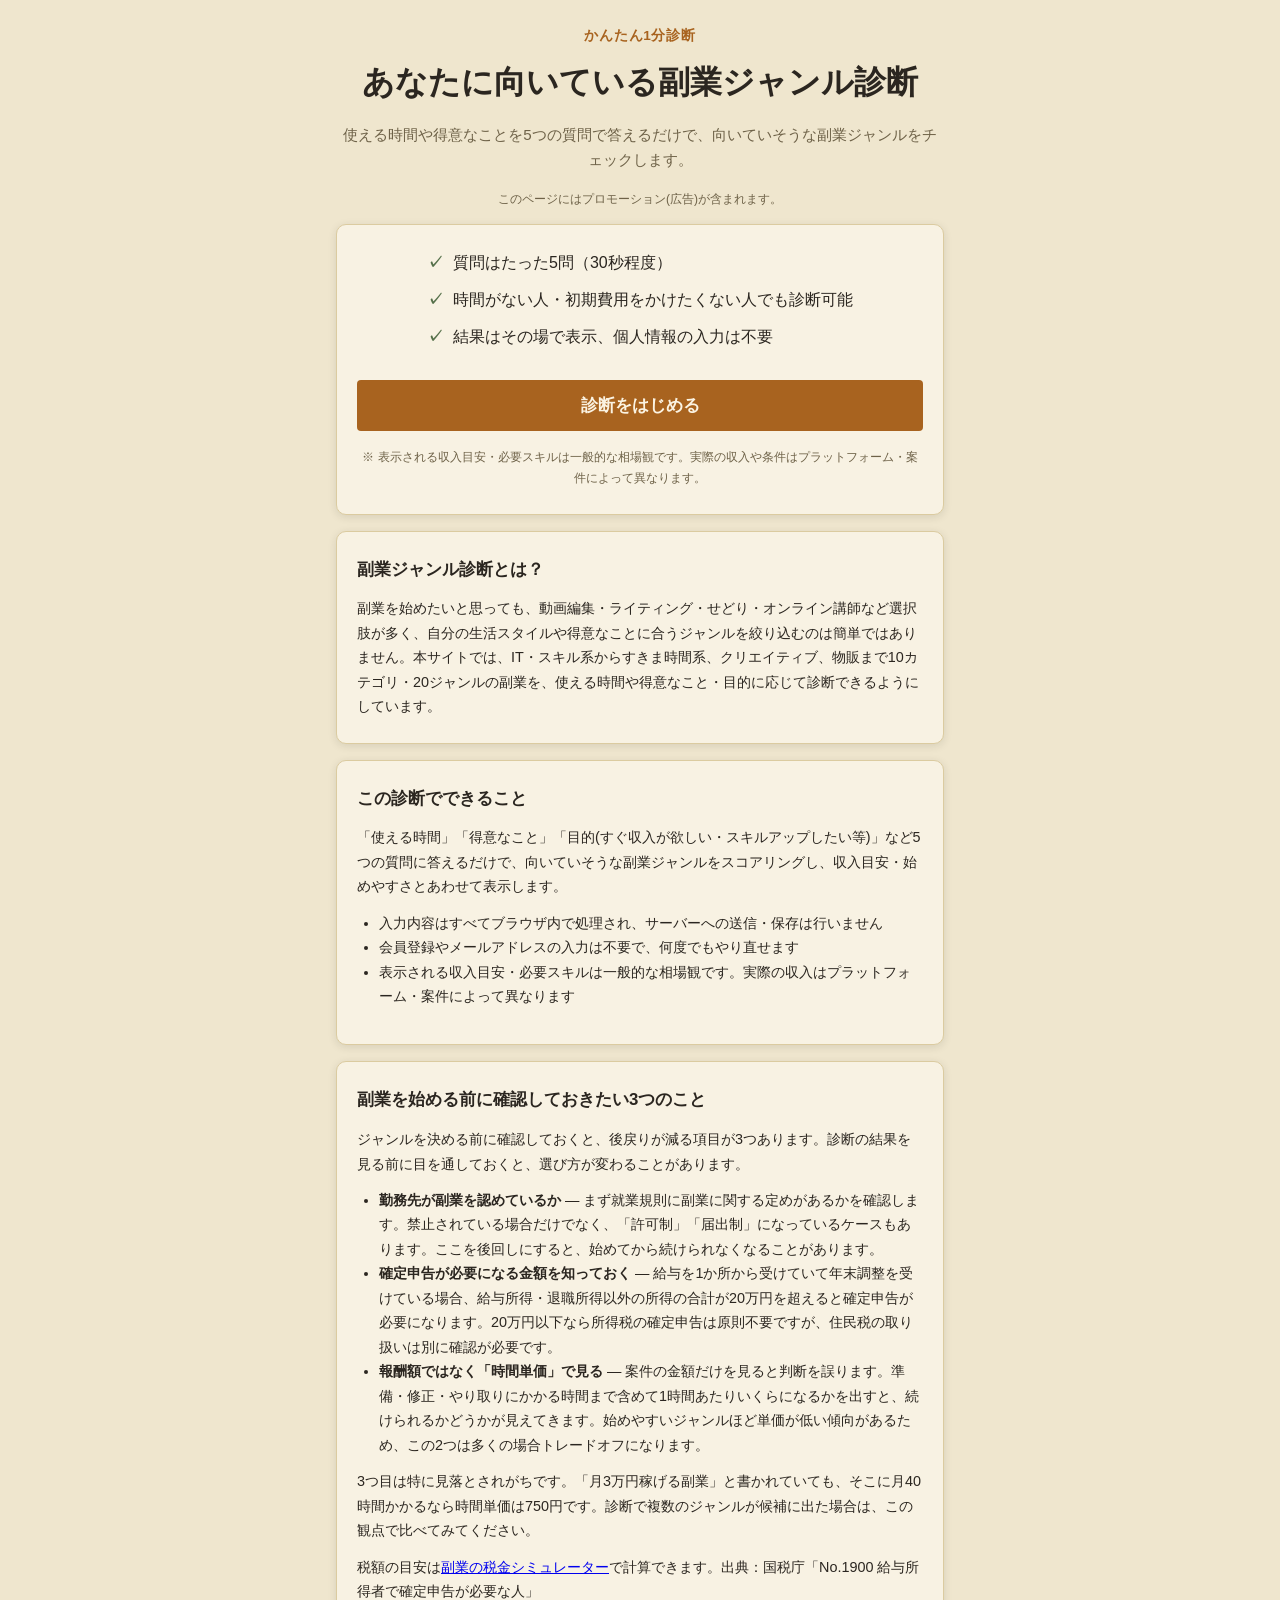
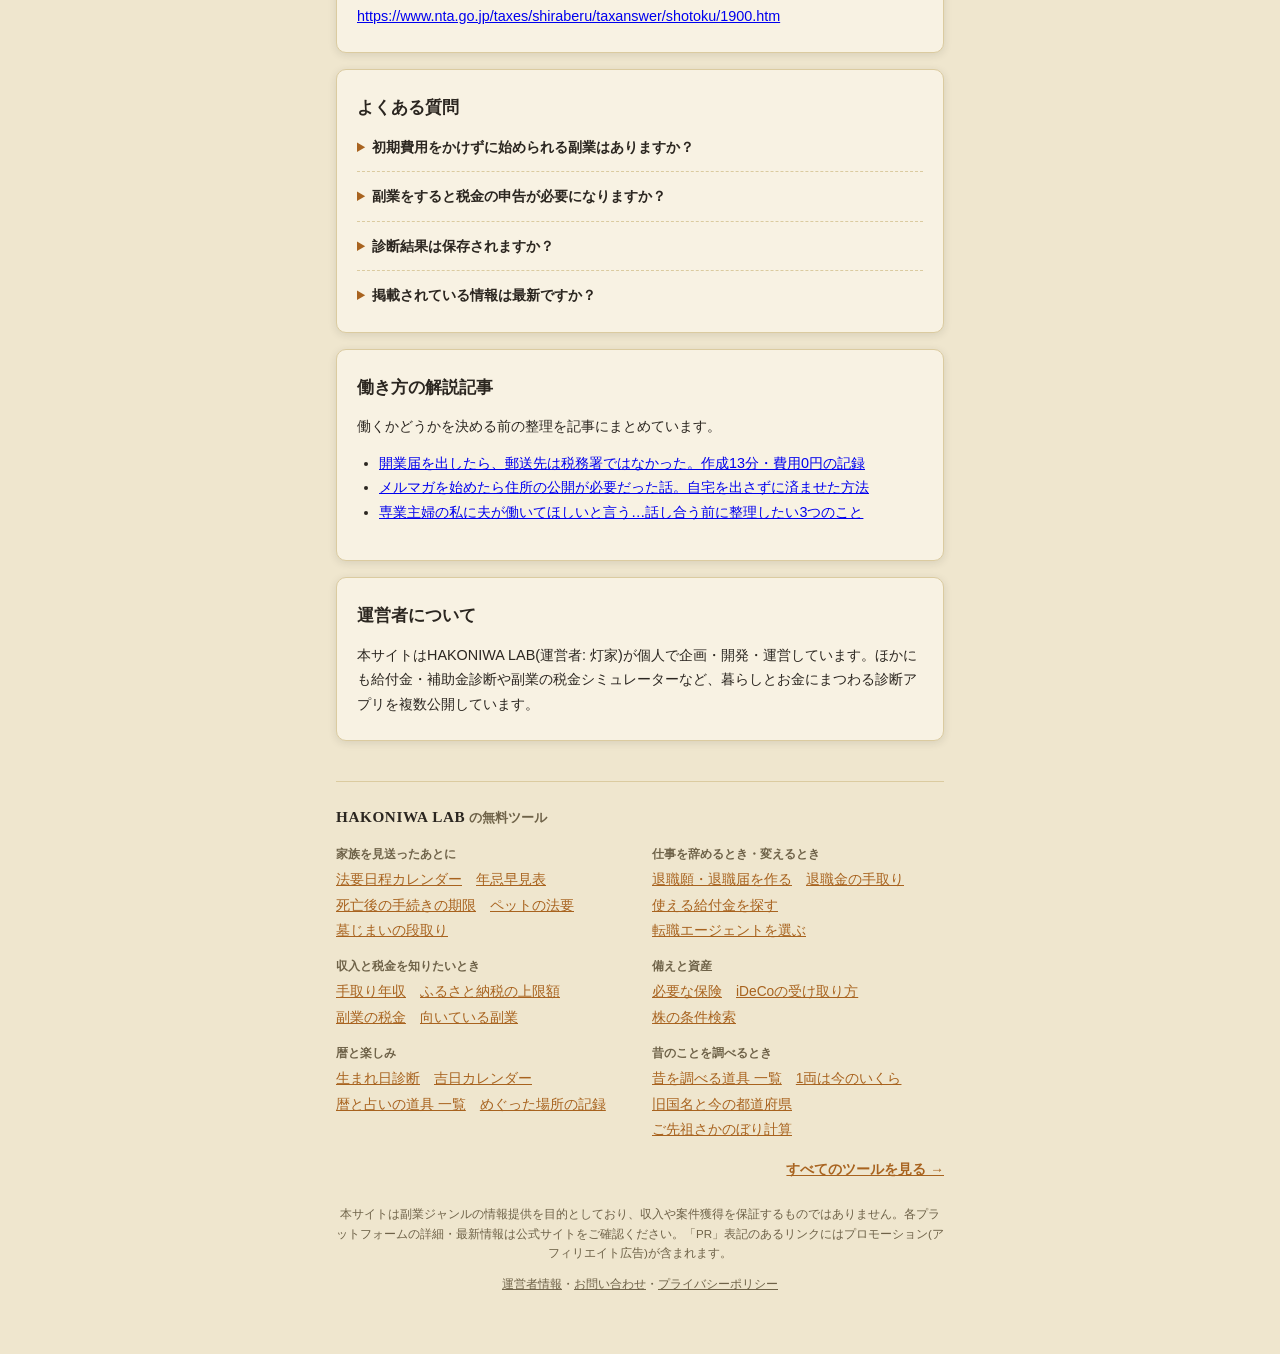
<file: index.html>
<!DOCTYPE html>
<html lang="ja">
<head>
<meta charset="UTF-8">
<meta name="viewport" content="width=device-width, initial-scale=1.0">
<!-- Google tag (gtag.js) -->
<script async src="https://www.googletagmanager.com/gtag/js?id=G-WTBHV5QYG3"></script>
<script>
  window.dataLayer = window.dataLayer || [];
  function gtag(){dataLayer.push(arguments);}
  gtag('js', new Date());
  gtag('config', 'G-WTBHV5QYG3');
</script>
<title>副業ジャンル診断 | あなたに向いている副業がわかる</title>
<meta name="description" content="使える時間・得意なこと・目的を答えるだけで、あなたに向いていそうな副業ジャンルをかんたん診断。">
<script async src="https://pagead2.googlesyndication.com/pagead/js/adsbygoogle.js?client=ca-pub-6465548593525933" crossorigin="anonymous"></script>
<link rel="canonical" href="https://hakoniwalab.com/sidejob-checker/">
<link rel="stylesheet" href="css/style.css">
<script type="application/ld+json">{"@context":"https://schema.org","@type":"FAQPage","mainEntity":[{"@type":"Question","name":"初期費用をかけずに始められる副業はありますか？","acceptedAnswer":{"@type":"Answer","text":"あります。すきま時間系やライティングなど、特別な機材や初期投資がなくても始めやすいジャンルを診断結果に含めています。"}},{"@type":"Question","name":"副業をすると税金の申告が必要になりますか？","acceptedAnswer":{"@type":"Answer","text":"副業の所得が年間20万円を超えると原則確定申告が必要です。詳しくは姉妹ツールの副業の税金シミュレーターで、追加でかかる税額の目安を計算できます。"}},{"@type":"Question","name":"診断結果は保存されますか？","acceptedAnswer":{"@type":"Answer","text":"保存されません。診断のたびにその場で計算しており、入力内容や結果を外部に送信・保存する仕組みは持っていません。"}},{"@type":"Question","name":"掲載されている情報は最新ですか？","acceptedAnswer":{"@type":"Answer","text":"収入目安や必要スキルは一般的な傾向に基づく参考情報です。実際の募集状況・単価は各プラットフォームの最新情報をご確認ください。"}}]}</script>
</head>
<body>
<div id="app" class="app">

  <header class="app-header">
    <p class="app-header__eyebrow">かんたん1分診断</p>
    <h1 class="app-header__title">あなたに向いている<br class="sp-only">副業ジャンル診断</h1>
    <p class="app-header__lead">使える時間や得意なことを5つの質問で答えるだけで、向いていそうな副業ジャンルをチェックします。</p>
  </header>
  <p class="pr-note">このページにはプロモーション(広告)が含まれます。</p>

  <main id="main" class="main">

    <!-- intro screen -->
    <section id="screen-intro" class="screen" data-screen="intro">
      <div class="card card--intro">
        <ul class="intro-points">
          <li>質問はたった5問（30秒程度）</li>
          <li>時間がない人・初期費用をかけたくない人でも診断可能</li>
          <li>結果はその場で表示、個人情報の入力は不要</li>
        </ul>
        <button type="button" class="btn btn--primary btn--large" id="btn-start">診断をはじめる</button>
        <p class="intro-disclaimer">※ 表示される収入目安・必要スキルは一般的な相場観です。実際の収入や条件はプラットフォーム・案件によって異なります。</p>
      </div>
    </section>

    <!-- quiz screen -->
    <section id="screen-quiz" class="screen" data-screen="quiz" hidden>
      <div class="progress" aria-hidden="true">
        <div class="progress__bar" id="progress-bar"></div>
      </div>
      <p class="progress__label" id="progress-label">質問 1 / 5</p>

      <div class="card card--quiz" id="quiz-card">
        <!-- quiz.js が質問ごとに描画する -->
      </div>

      <div class="quiz-nav">
        <button type="button" class="btn btn--ghost" id="btn-back" hidden>戻る</button>
      </div>
    </section>

    <!-- result screen -->
    <section id="screen-result" class="screen" data-screen="result" hidden>
      <div class="result-summary" id="result-summary"></div>
      <div class="result-list" id="result-list"></div>
      <div id="ad-slot-result-bottom" class="ad-slot" aria-hidden="true"></div>
      <div class="card card--books" data-books-card>
        <h2 class="card__title">関連する本</h2>
        <p class="books__lead">ここで挙がったジャンルを、もう少し具体的に知りたい方へ。運営者が書いた本です。</p>
        <ul class="books__list">
          <li class="books__item">
            <a href="https://www.amazon.co.jp/dp/B0F89RGHZW" target="_blank" rel="noopener">
              <span class="books__title">【主婦（主夫）必見】スキマ時間たった５分で月３万！AI＋楽天アフィリエイト超入門</span>
              <span class="books__note">都築ののか／漫画30ページ・イラスト15点。月3万円の内訳を、料率と上限から計算して確かめる本です。</span>
            </a>
          </li>
          <li class="books__item">
            <a href="https://www.amazon.co.jp/dp/B0H7MYT6LJ" target="_blank" rel="noopener">
              <span class="books__title">AIが苦手なあなたのための、はじめてのAIエージェント副業</span>
              <span class="books__note">神泉悠斗／パソコンが得意でなくても始められる範囲から順に。</span>
            </a>
          </li>
        </ul>
        <p class="books__ku">Kindle Unlimited の対象です（会員なら追加料金はかかりません）。</p>
      </div>


      <div class="card card--lead" id="lead-card">
        <h2 class="card__title">診断結果をあとで見返したい方へ</h2>
        <p>メールアドレスを登録すると、HAKONIWA LABの新しいツール・更新情報をお届けします。</p>
        <form id="lead-form" class="lead-form" action="https://mail-studio.hakoniwa-labs.workers.dev/f/v6lGNd5ZqjptO-bG2wVIIij1IczI0iWg" method="post" target="popupwindow" onsubmit="window.open('https://mail-studio.hakoniwa-labs.workers.dev/f/v6lGNd5ZqjptO-bG2wVIIij1IczI0iWg', 'popupwindow')">
          <input type="email" name="email" class="lead-form__input" placeholder="メールアドレス" required>
          <button type="submit" class="btn btn--primary">登録する</button>
        </form>
      </div>

      <button type="button" class="btn btn--ghost" id="btn-restart">もう一度診断する</button>
    </section>

  </main>

  <section class="article" aria-labelledby="about-heading">
    <div class="card card--article">
      <h2 id="about-heading">副業ジャンル診断とは？</h2>
      <p>副業を始めたいと思っても、動画編集・ライティング・せどり・オンライン講師など選択肢が多く、自分の生活スタイルや得意なことに合うジャンルを絞り込むのは簡単ではありません。本サイトでは、IT・スキル系からすきま時間系、クリエイティブ、物販まで10カテゴリ・20ジャンルの副業を、使える時間や得意なこと・目的に応じて診断できるようにしています。</p>
    </div>

    <div class="card card--article">
      <h2>この診断でできること</h2>
      <p>「使える時間」「得意なこと」「目的(すぐ収入が欲しい・スキルアップしたい等)」など5つの質問に答えるだけで、向いていそうな副業ジャンルをスコアリングし、収入目安・始めやすさとあわせて表示します。</p>
      <ul>
        <li>入力内容はすべてブラウザ内で処理され、サーバーへの送信・保存は行いません</li>
        <li>会員登録やメールアドレスの入力は不要で、何度でもやり直せます</li>
        <li>表示される収入目安・必要スキルは一般的な相場観です。実際の収入はプラットフォーム・案件によって異なります</li>
      </ul>
    </div>

    <div class="card card--article">
      <h2>副業を始める前に確認しておきたい3つのこと</h2>
      <p>ジャンルを決める前に確認しておくと、後戻りが減る項目が3つあります。診断の結果を見る前に目を通しておくと、選び方が変わることがあります。</p>
      <ul>
        <li><strong>勤務先が副業を認めているか</strong> — まず就業規則に副業に関する定めがあるかを確認します。禁止されている場合だけでなく、「許可制」「届出制」になっているケースもあります。ここを後回しにすると、始めてから続けられなくなることがあります。</li>
        <li><strong>確定申告が必要になる金額を知っておく</strong> — 給与を1か所から受けていて年末調整を受けている場合、給与所得・退職所得以外の所得の合計が20万円を超えると確定申告が必要になります。20万円以下なら所得税の確定申告は原則不要ですが、住民税の取り扱いは別に確認が必要です。</li>
        <li><strong>報酬額ではなく「時間単価」で見る</strong> — 案件の金額だけを見ると判断を誤ります。準備・修正・やり取りにかかる時間まで含めて1時間あたりいくらになるかを出すと、続けられるかどうかが見えてきます。始めやすいジャンルほど単価が低い傾向があるため、この2つは多くの場合トレードオフになります。</li>
      </ul>
      <p>3つ目は特に見落とされがちです。「月3万円稼げる副業」と書かれていても、そこに月40時間かかるなら時間単価は750円です。診断で複数のジャンルが候補に出た場合は、この観点で比べてみてください。</p>
      <p>税額の目安は<a href="../sidejob-tax-simulator/">副業の税金シミュレーター</a>で計算できます。出典：国税庁「No.1900 給与所得者で確定申告が必要な人」<a href="https://www.nta.go.jp/taxes/shiraberu/taxanswer/shotoku/1900.htm" target="_blank" rel="noopener">https://www.nta.go.jp/taxes/shiraberu/taxanswer/shotoku/1900.htm</a></p>
    </div>

    <div class="card card--article">
      <h2>よくある質問</h2>
      <details class="faq-item">
        <summary>初期費用をかけずに始められる副業はありますか？</summary>
        <p>あります。すきま時間系やライティングなど、特別な機材や初期投資がなくても始めやすいジャンルを診断結果に含めています。</p>
      </details>
      <details class="faq-item">
        <summary>副業をすると税金の申告が必要になりますか？</summary>
        <p>副業の所得が年間20万円を超えると原則確定申告が必要です。詳しくは姉妹ツールの副業の税金シミュレーターで、追加でかかる税額の目安を計算できます。</p>
      </details>
      <details class="faq-item">
        <summary>診断結果は保存されますか？</summary>
        <p>保存されません。診断のたびにその場で計算しており、入力内容や結果を外部に送信・保存する仕組みは持っていません。</p>
      </details>
      <details class="faq-item">
        <summary>掲載されている情報は最新ですか？</summary>
        <p>収入目安や必要スキルは一般的な傾向に基づく参考情報です。実際の募集状況・単価は各プラットフォームの最新情報をご確認ください。</p>
      </details>
    </div>

    <div class="card card--article">
      <h2>働き方の解説記事</h2>
      <p>働くかどうかを決める前の整理を記事にまとめています。</p>
      <ul>
        <li><a href="guide/kaigyo-todoke-teishutsu/">開業届を出したら、郵送先は税務署ではなかった。作成13分・費用0円の記録</a></li>
        <li><a href="guide/mailmag-jusho-virtual-office/">メルマガを始めたら住所の公開が必要だった話。自宅を出さずに済ませた方法</a></li>
        <li><a href="guide/sengyoshufu-hataraite-hoshii/">専業主婦の私に夫が働いてほしいと言う…話し合う前に整理したい3つのこと</a></li>
      </ul>
    </div>

    <div class="card card--article">
      <h2>運営者について</h2>
      <p>本サイトはHAKONIWA LAB(運営者: 灯家)が個人で企画・開発・運営しています。ほかにも給付金・補助金診断や副業の税金シミュレーターなど、暮らしとお金にまつわる診断アプリを複数公開しています。</p>
    </div>
  </section>

  <!-- site-nav:start -->
  <style>
  .site-nav { margin: 40px 0 0; padding: 22px 0 0; border-top: 1px solid var(--color-border, var(--line, #dbcba0)); color: var(--color-text, var(--ink, #2b2620)); text-align: left; }
  .site-nav__title { margin: 0 0 14px; font-size: 0.82rem; font-weight: 700; color: var(--color-text-muted, var(--muted, #6e6248)); }
  .site-nav__title a { font-family: Georgia, "Times New Roman", serif; font-size: 0.95rem; letter-spacing: 0.04em; color: var(--color-text, var(--ink, #2b2620)); text-decoration: none; }
  .site-nav__groups { display: grid; gap: 14px 24px; }
  @media (min-width: 560px) { .site-nav__groups { grid-template-columns: 1fr 1fr; } }
  .site-nav__label { margin: 0 0 4px; font-size: 0.74rem; font-weight: 700; color: var(--color-text-muted, var(--muted, #6e6248)); }
  .site-nav__links { display: flex; flex-wrap: wrap; gap: 2px 14px; margin: 0; padding: 0; list-style: none; font-size: 0.86rem; line-height: 1.7; }
  .site-nav__links li { margin: 0; padding: 0; }
  .site-nav__links li::before { content: none; }
  .site-nav__links a { color: var(--color-primary, var(--navy, #a8631f)); }
  .site-nav__all { margin: 16px 0 0; font-size: 0.86rem; text-align: right; }
  .site-nav__all a { color: var(--color-primary, var(--navy, #a8631f)); font-weight: 700; }
  .app-footer a { color: var(--color-text-muted, var(--muted, #6e6248)); }
  </style>
  <nav class="site-nav" aria-label="HAKONIWA LABのツール">
    <p class="site-nav__title"><a href="../">HAKONIWA LAB</a> の無料ツール</p>
    <div class="site-nav__groups">
      <div>
        <p class="site-nav__label">家族を見送ったあとに</p>
        <ul class="site-nav__links">
          <li><a href="../houyou-calendar/">法要日程カレンダー</a></li>
          <li><a href="../houyou-calendar/hayami/">年忌早見表</a></li>
          <li><a href="../houyou-calendar/tetsuzuki/">死亡後の手続きの期限</a></li>
          <li><a href="../houyou-calendar/pet/">ペットの法要</a></li>
          <li><a href="../houyou-calendar/hakajimai/">墓じまいの段取り</a></li>
        </ul>
      </div>
      <div>
        <p class="site-nav__label">仕事を辞めるとき・変えるとき</p>
        <ul class="site-nav__links">
          <li><a href="../resignation-letter-generator/">退職願・退職届を作る</a></li>
          <li><a href="../retirement-simulator/">退職金の手取り</a></li>
          <li><a href="../subsidy-checker/">使える給付金を探す</a></li>
          <li><a href="../career-checker/">転職エージェントを選ぶ</a></li>
        </ul>
      </div>
      <div>
        <p class="site-nav__label">収入と税金を知りたいとき</p>
        <ul class="site-nav__links">
          <li><a href="../takehome-calculator/">手取り年収</a></li>
          <li><a href="../furusato-simulator/">ふるさと納税の上限額</a></li>
          <li><a href="../sidejob-tax-simulator/">副業の税金</a></li>
          <li><a href="../sidejob-checker/">向いている副業</a></li>
        </ul>
      </div>
      <div>
        <p class="site-nav__label">備えと資産</p>
        <ul class="site-nav__links">
          <li><a href="../insurance-checker/">必要な保険</a></li>
          <li><a href="../retirement-simulator/ideco/">iDeCoの受け取り方</a></li>
          <li><a href="../stock-screener/">株の条件検索</a></li>
        </ul>
      </div>
      <div>
        <p class="site-nav__label">暦と楽しみ</p>
        <ul class="site-nav__links">
          <li><a href="../birthday-fortune/">生まれ日診断</a></li>
          <li><a href="../birthday-fortune/calendar/">吉日カレンダー</a></li>
          <li><a href="../birthday-fortune/tools/">暦と占いの道具 一覧</a></li>
          <li><a href="../meguri-log/">めぐった場所の記録</a></li>
        </ul>
      </div>
      <div>
        <p class="site-nav__label">昔のことを調べるとき</p>
        <ul class="site-nav__links">
          <li><a href="../mukashi/">昔を調べる道具 一覧</a></li>
          <li><a href="../mukashi/ryou/">1両は今のいくら</a></li>
          <li><a href="../mukashi/kokumei/">旧国名と今の都道府県</a></li>
          <li><a href="../mukashi/senzo/">ご先祖さかのぼり計算</a></li>
        </ul>
      </div>
    </div>
    <p class="site-nav__all"><a href="../">すべてのツールを見る →</a></p>
  </nav>
  <!-- site-nav:end -->

  <footer class="app-footer">
    <p>本サイトは副業ジャンルの情報提供を目的としており、収入や案件獲得を保証するものではありません。各プラットフォームの詳細・最新情報は公式サイトをご確認ください。「PR」表記のあるリンクにはプロモーション(アフィリエイト広告)が含まれます。</p>
    <p><a href="../about.html">運営者情報</a>・<a href="../contact.html">お問い合わせ</a>・<a href="../privacy.html">プライバシーポリシー</a></p>
  </footer>

</div>

<script src="js/data.js"></script>
<script src="js/match.js"></script>
<script src="js/render.js"></script>
<script src="js/quiz.js"></script>
</body>
</html>
</file>
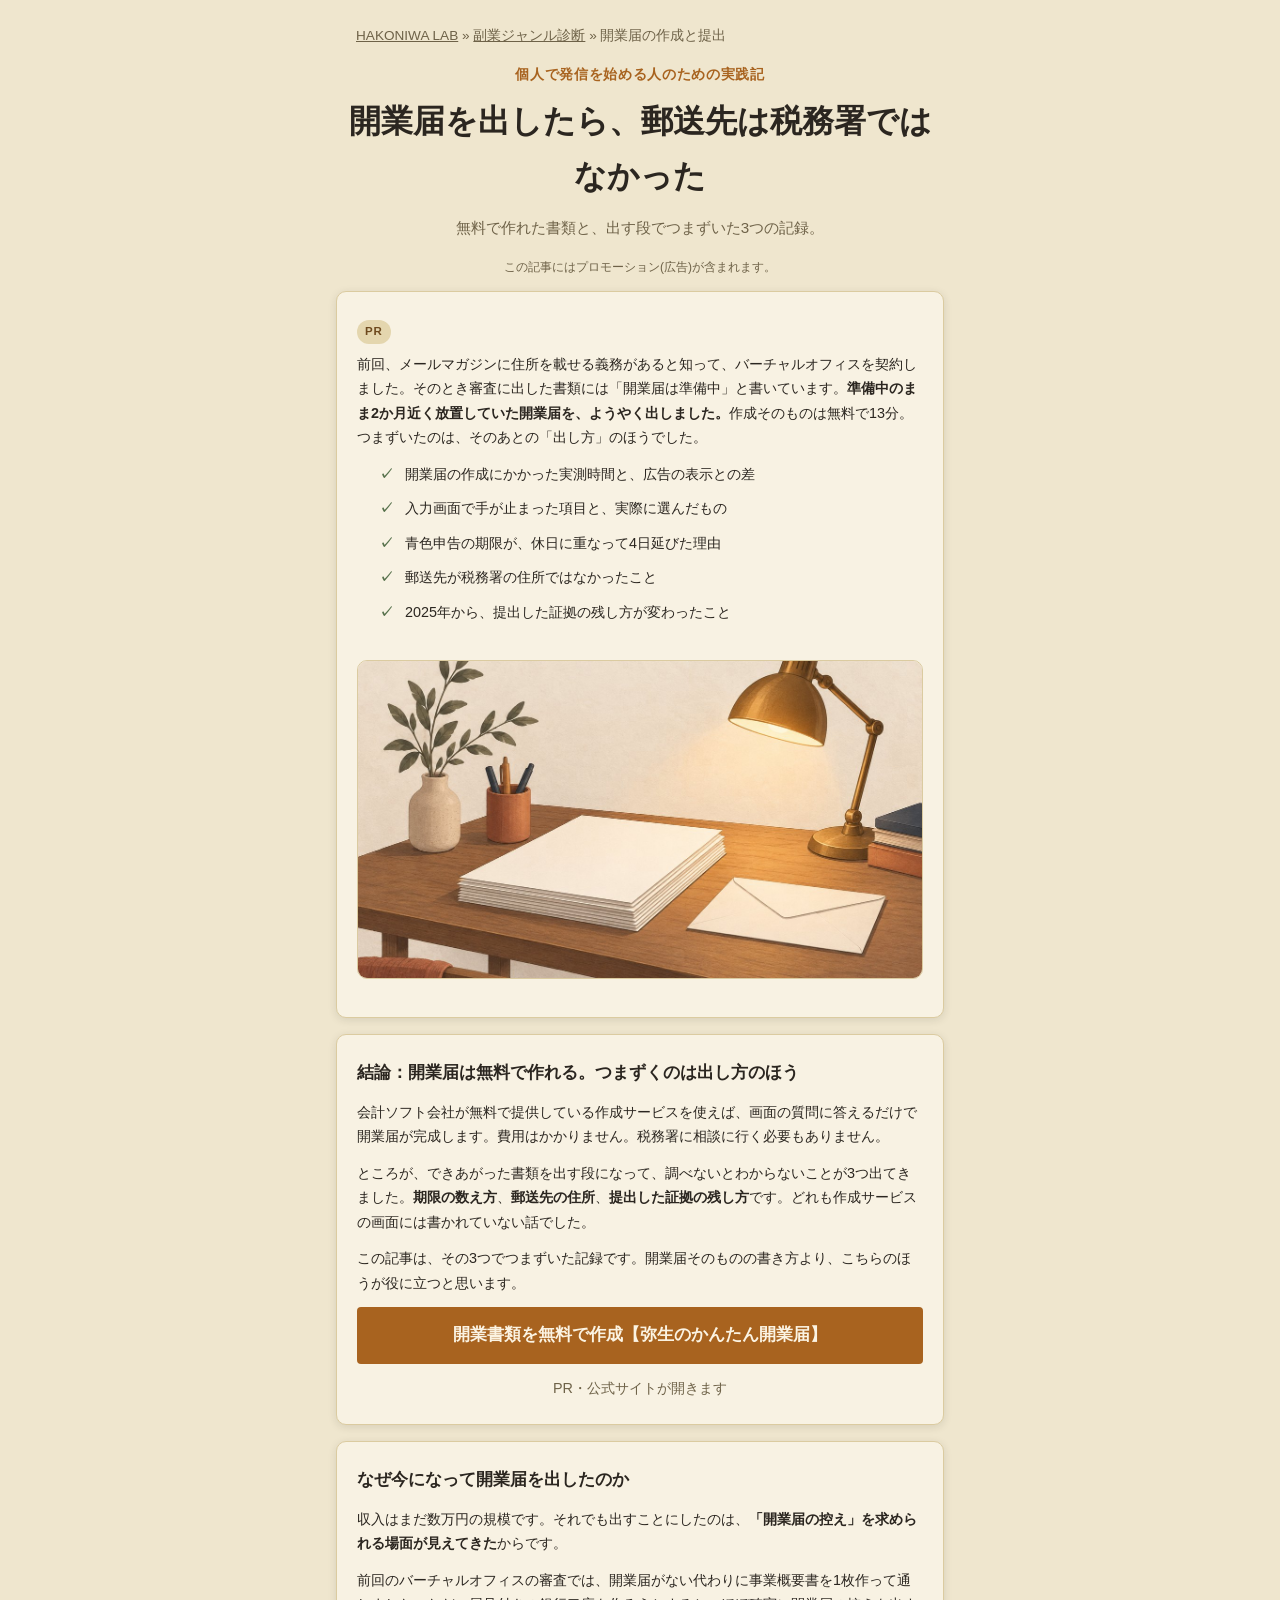
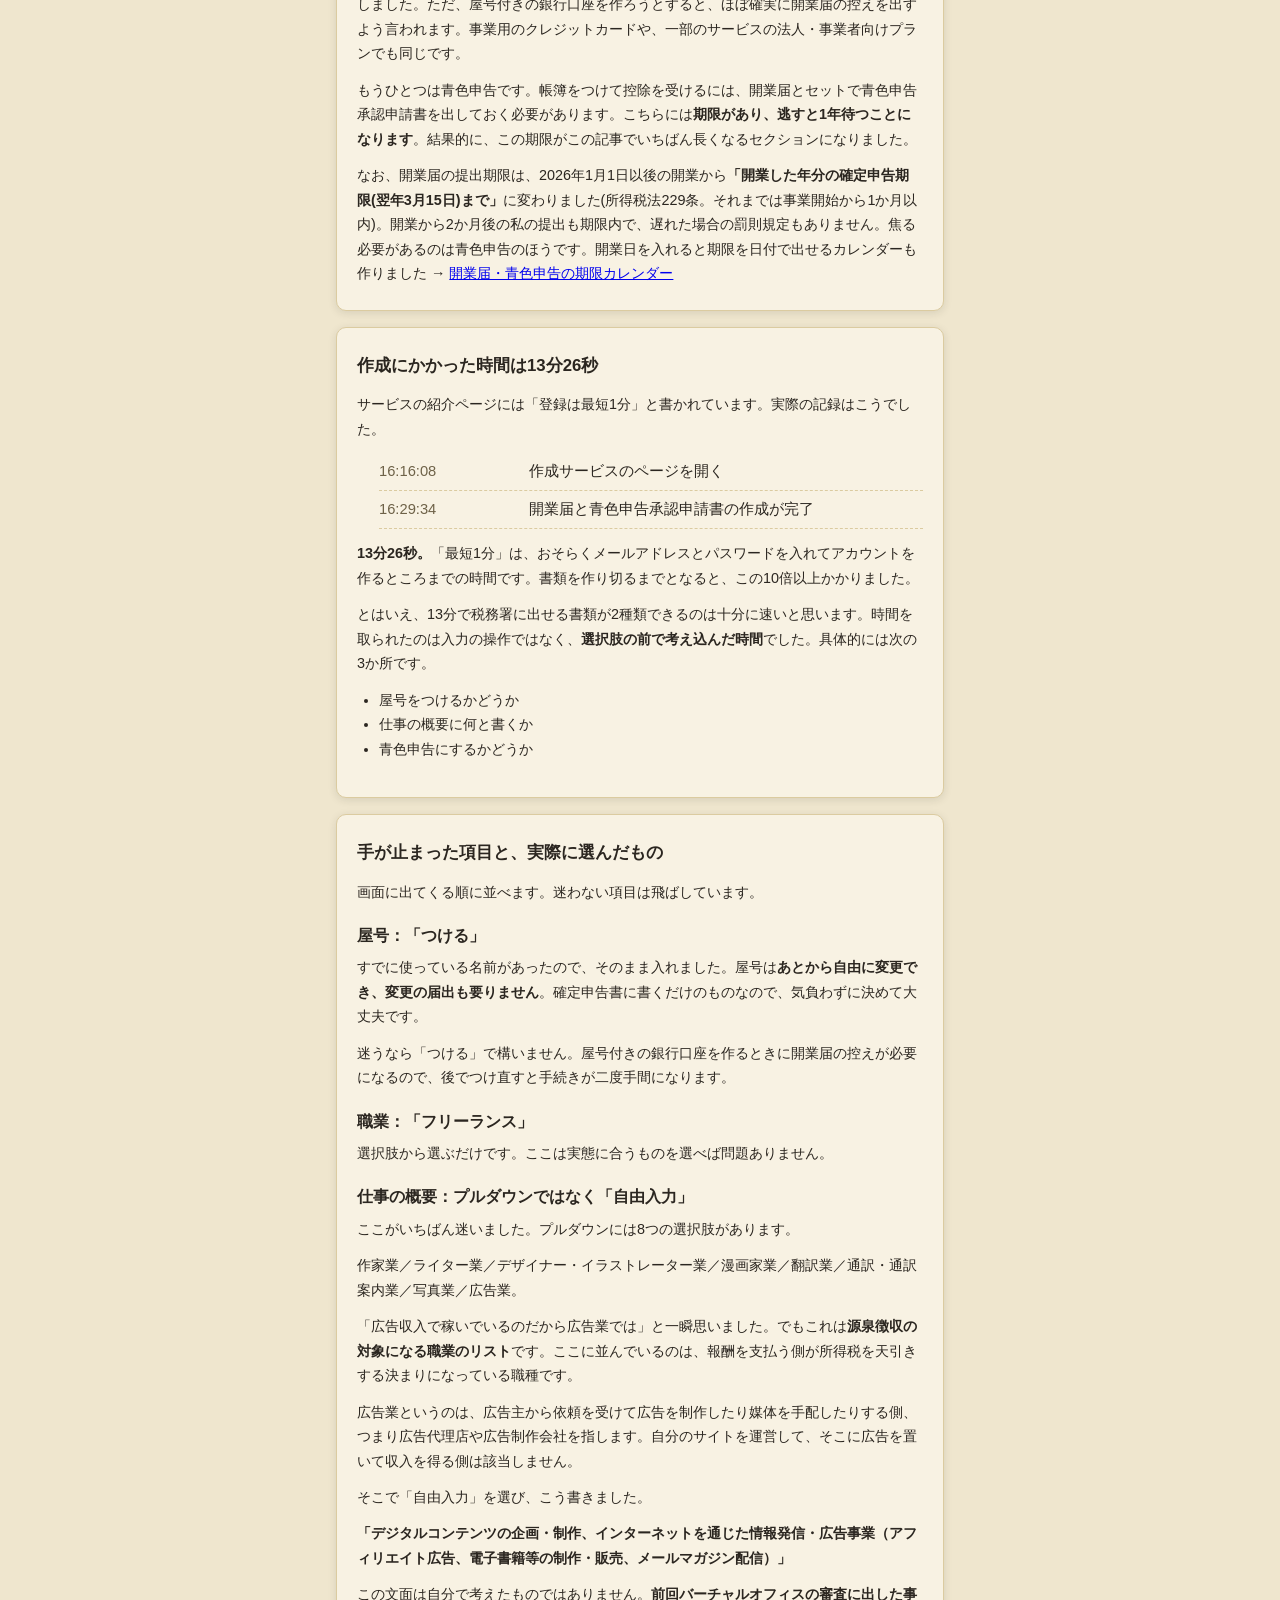
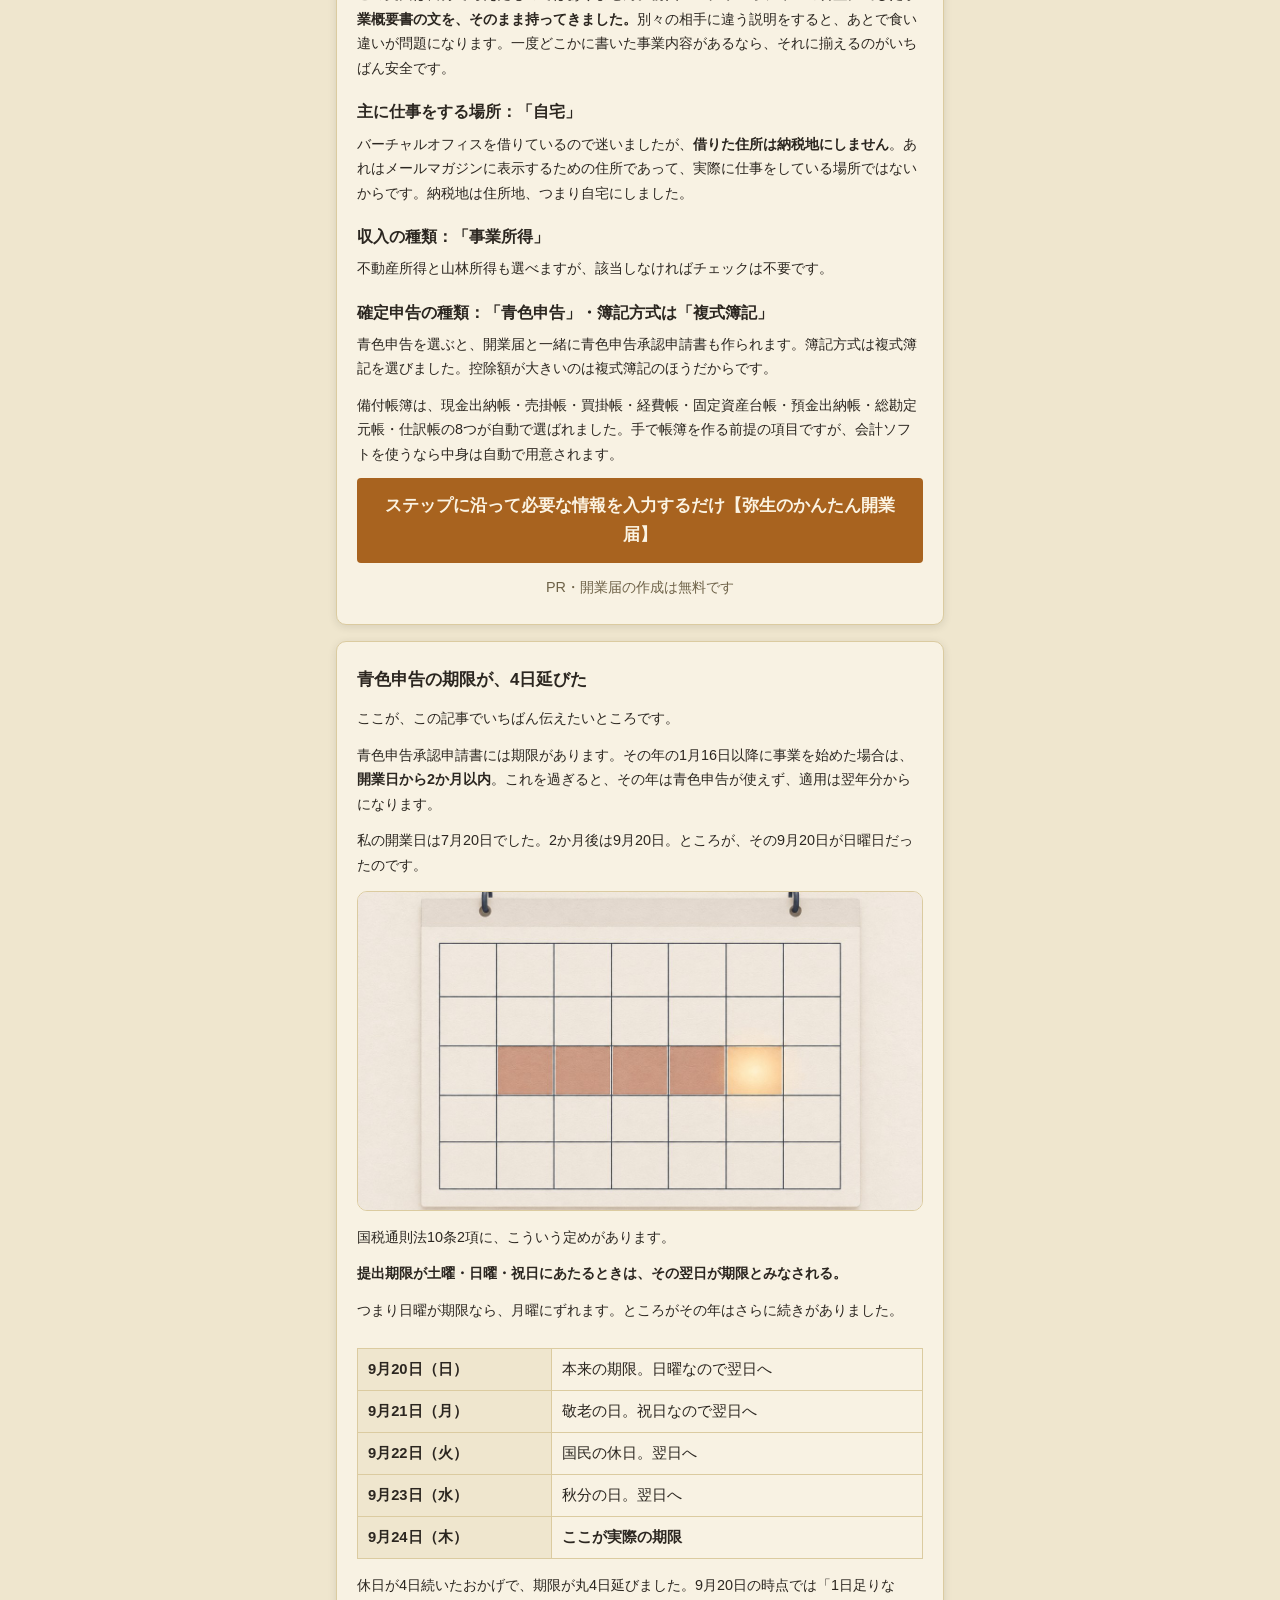
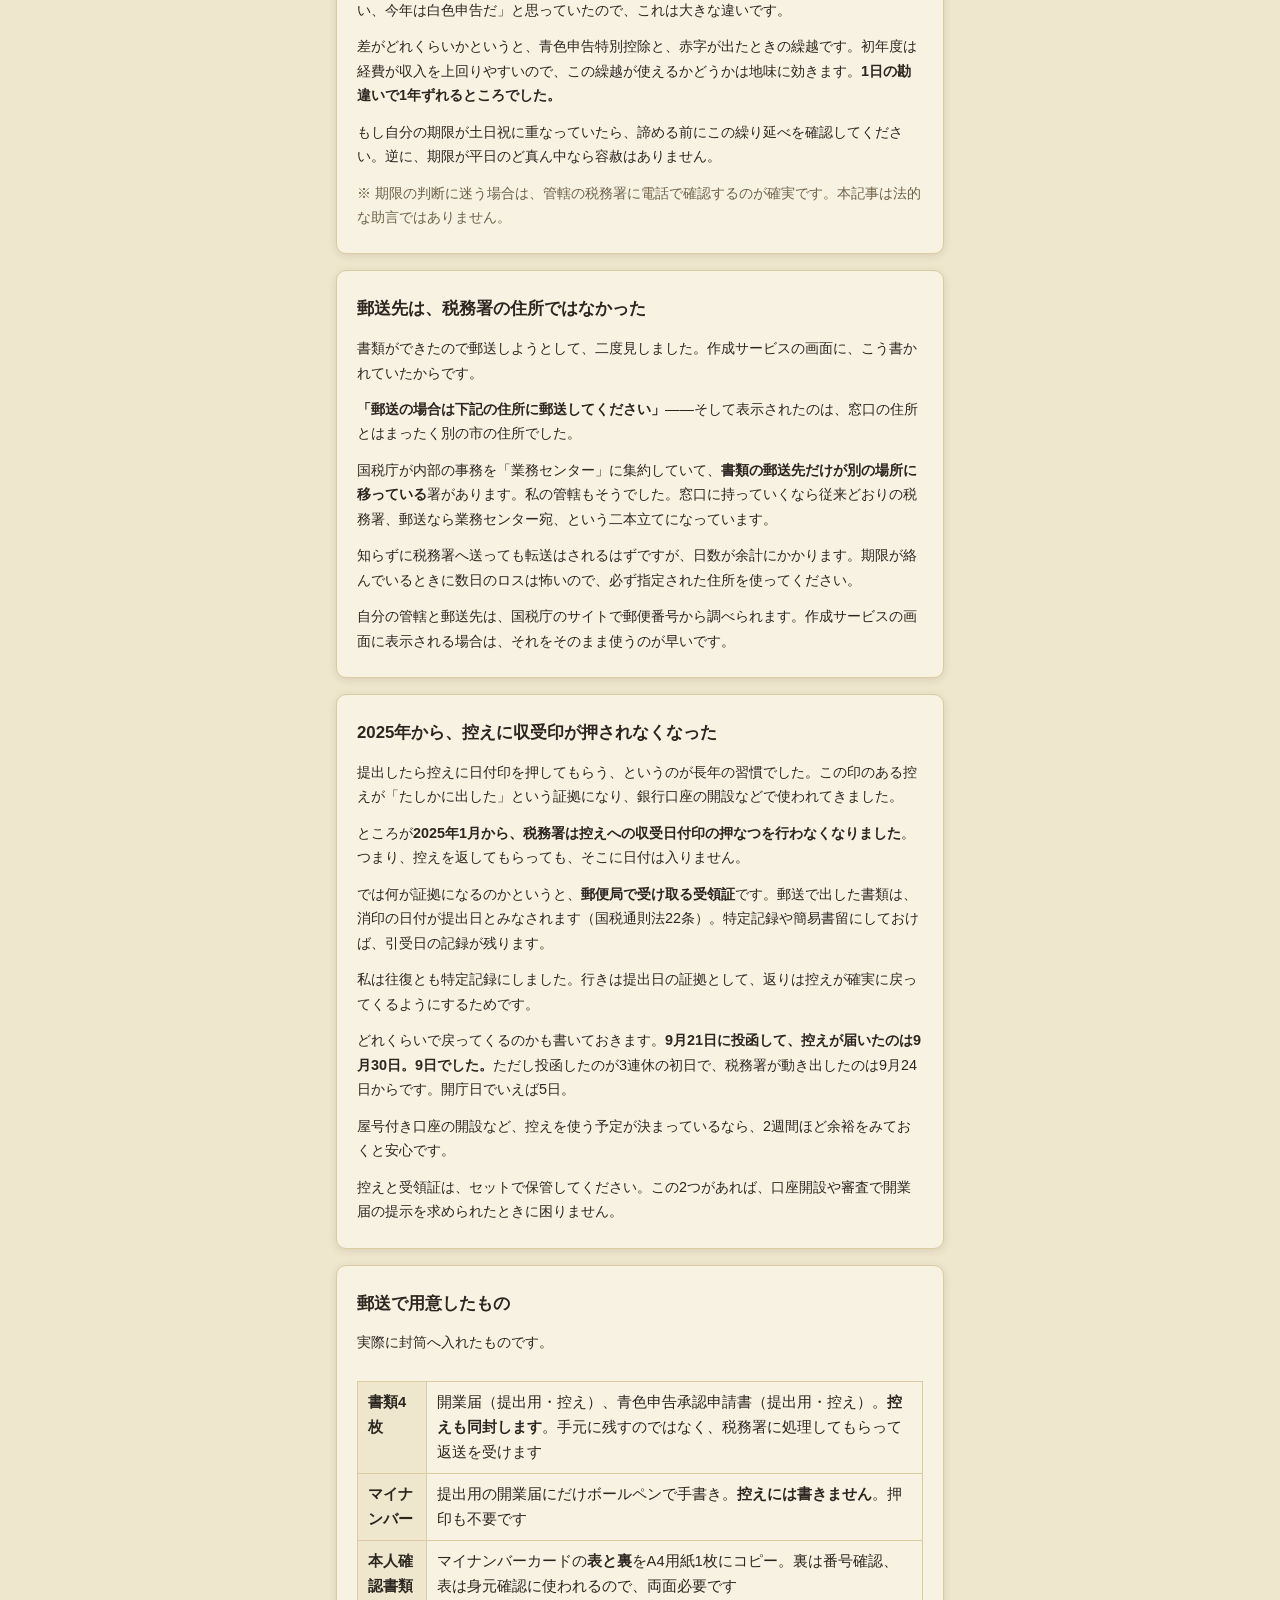
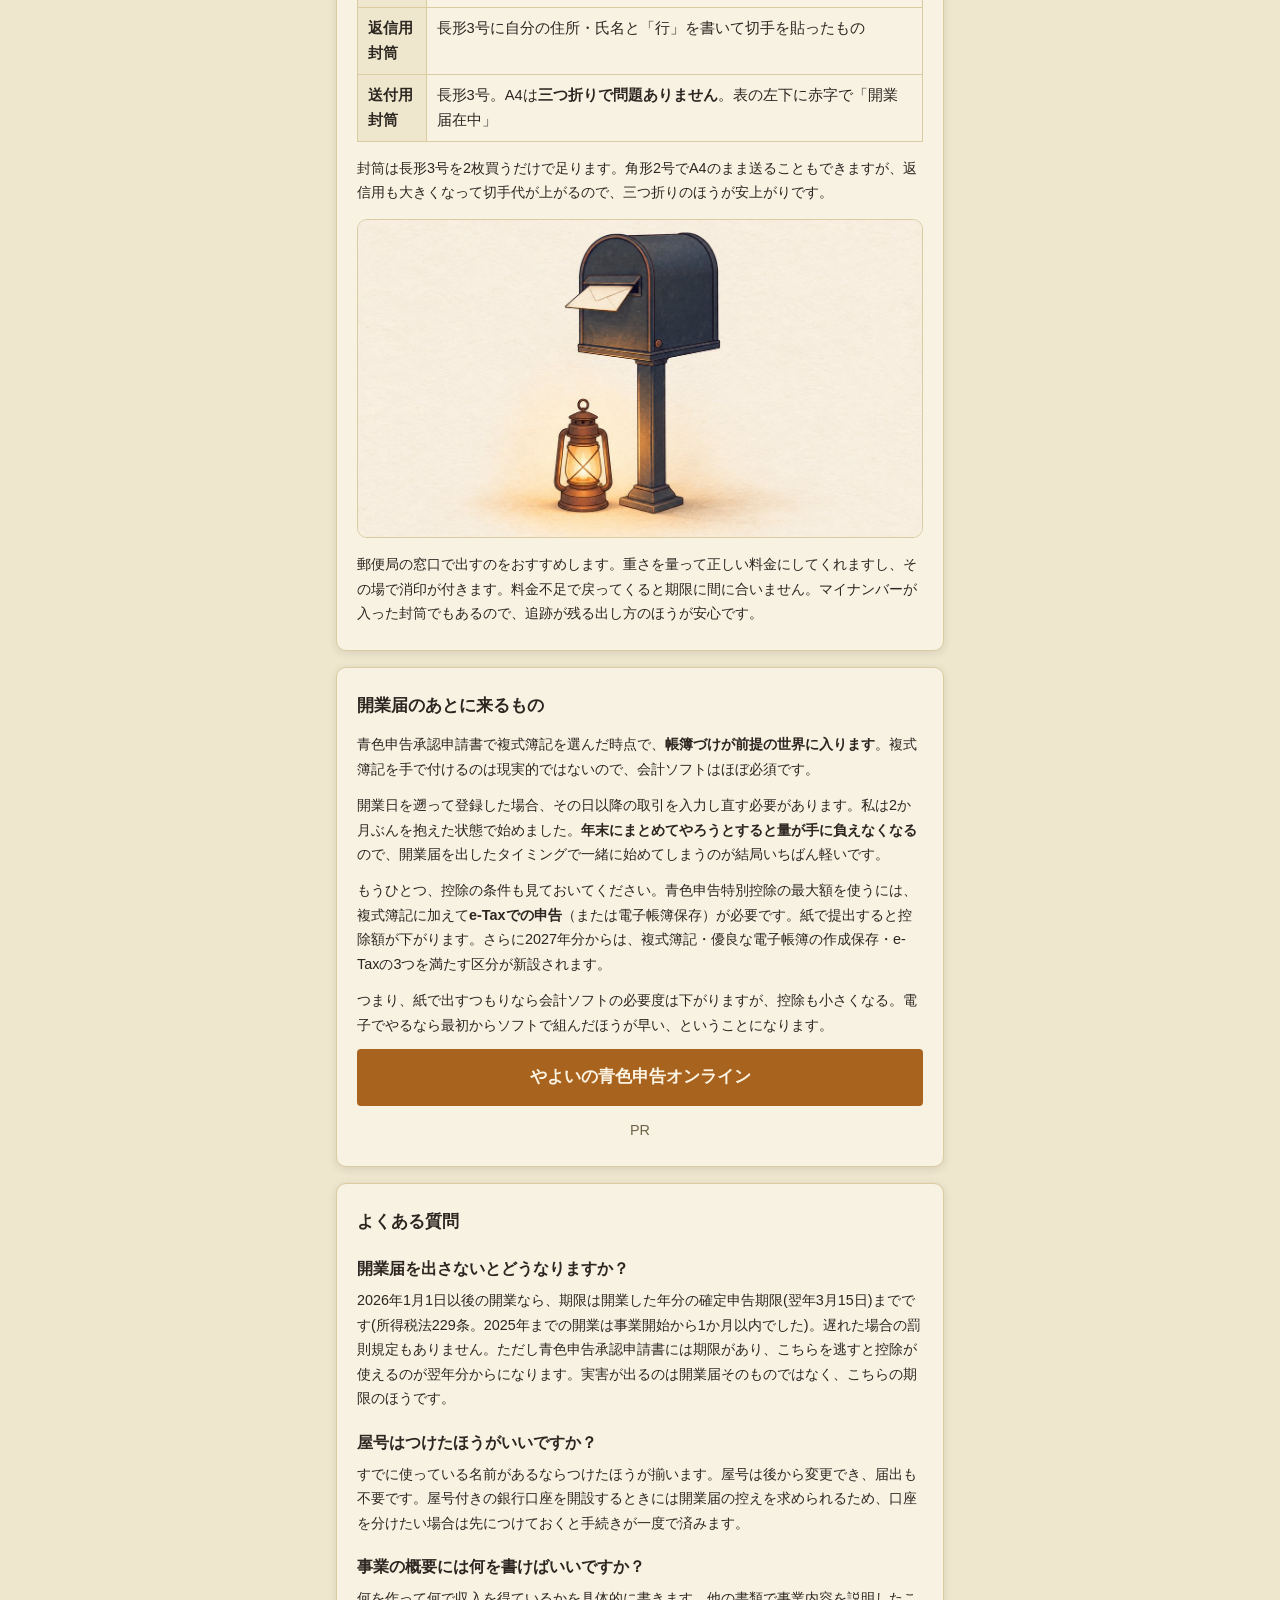
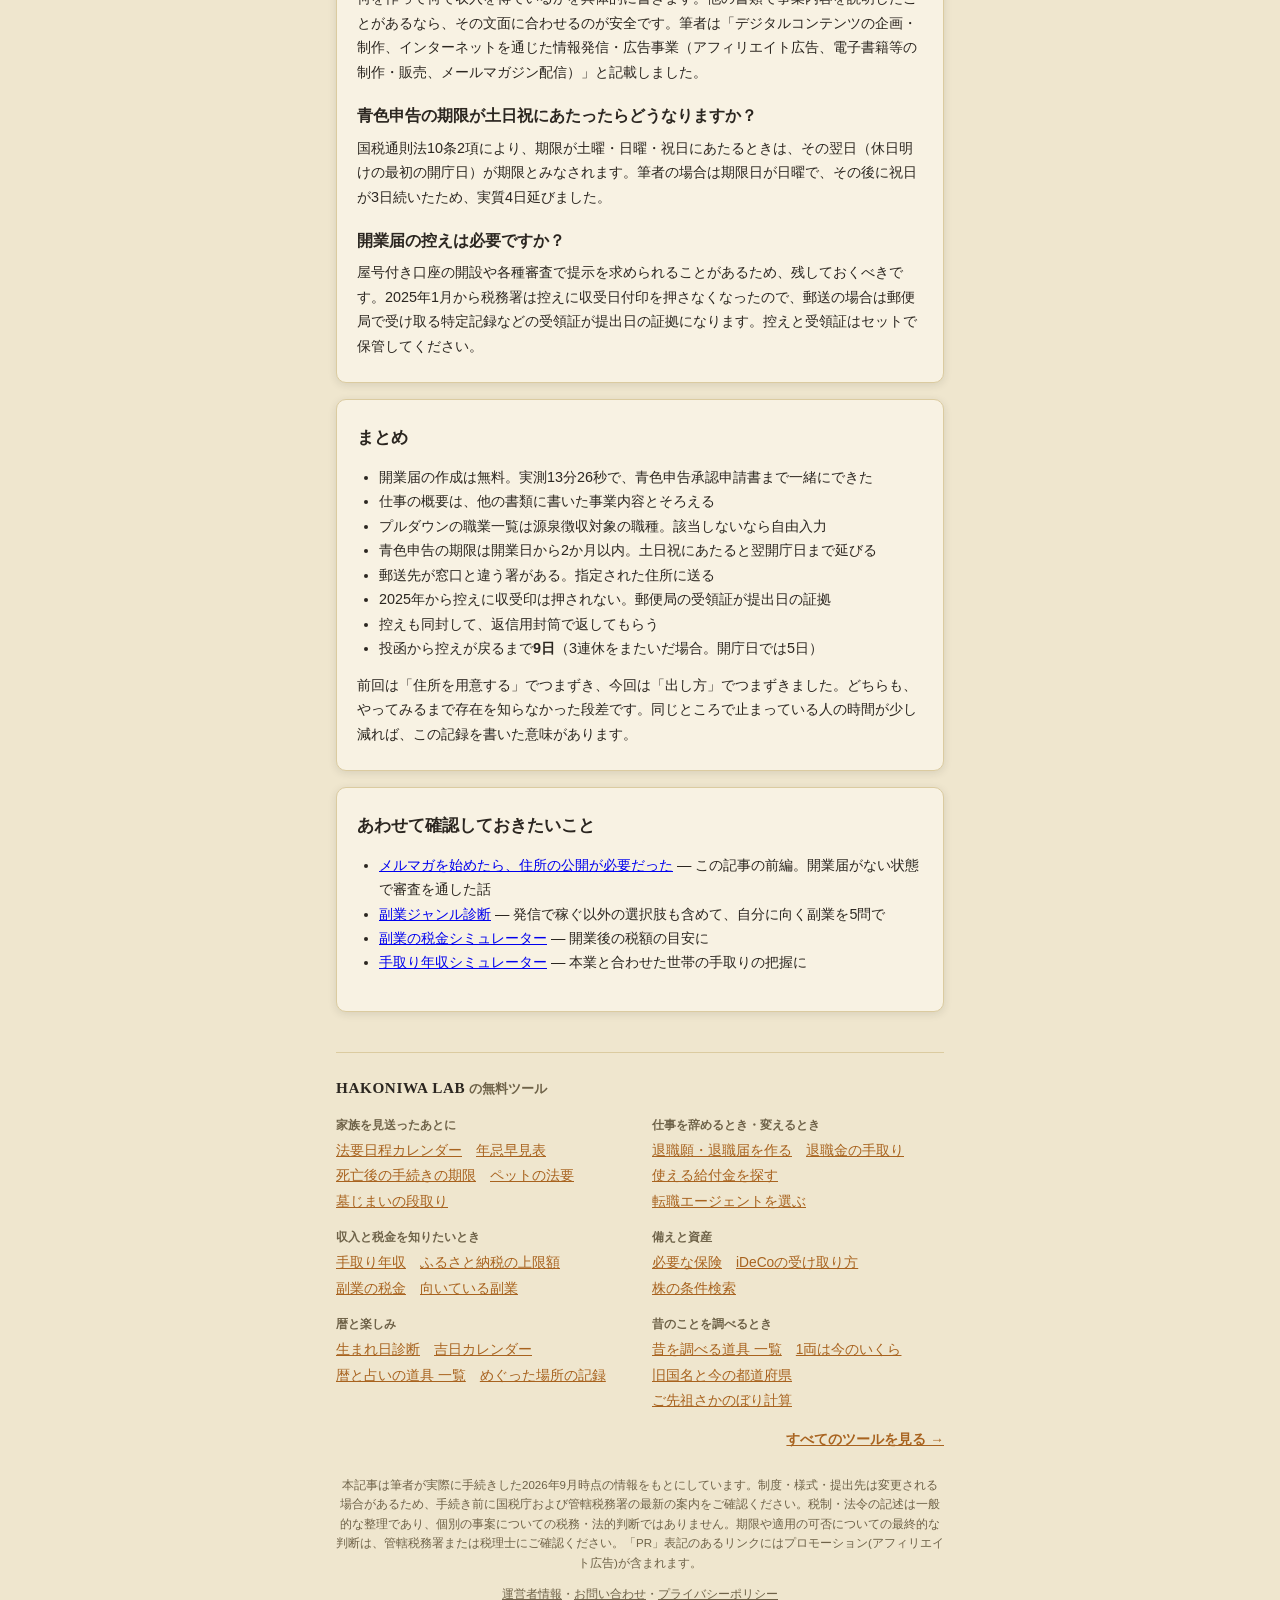
<file: guide/kaigyo-todoke-teishutsu/index.html>
<!DOCTYPE html>
<html lang="ja">
<head>
<meta charset="UTF-8">
<meta name="viewport" content="width=device-width, initial-scale=1.0">
<!-- Google tag (gtag.js) -->
<script async src="https://www.googletagmanager.com/gtag/js?id=G-WTBHV5QYG3"></script>
<script>
  window.dataLayer = window.dataLayer || [];
  function gtag(){dataLayer.push(arguments);}
  gtag('js', new Date());
  gtag('config', 'G-WTBHV5QYG3');
</script>
<title>開業届を出したら、郵送先は税務署ではなかった。作成13分・費用0円の記録</title>
<meta name="description" content="開業届をオンラインで作成し、郵送で提出するまでの記録。作成にかかった実測時間13分26秒、事業の概要に実際に書いた文、青色申告の期限が休日で4日ずれた理由、郵送先が税務署の住所ではなかった理由、2025年に収受印が廃止されて提出の証拠が変わった話までまとめました。">
<script async src="https://pagead2.googlesyndication.com/pagead/js/adsbygoogle.js?client=ca-pub-6465548593525933" crossorigin="anonymous"></script>
<link rel="canonical" href="https://hakoniwalab.com/sidejob-checker/guide/kaigyo-todoke-teishutsu/">
<link rel="stylesheet" href="../../css/style.css">
<script type="application/ld+json">{"@context":"https://schema.org","@type":"FAQPage","mainEntity":[{"@type":"Question","name":"開業届を出さないとどうなりますか？","acceptedAnswer":{"@type":"Answer","text":"2026年1月1日以後の開業なら、期限は開業した年分の確定申告期限(翌年3月15日)までです(所得税法229条。2025年までの開業は事業開始から1か月以内でした)。遅れた場合の罰則規定もありません。ただし青色申告承認申請書には期限があり、こちらを逃すと控除が使えるのが翌年分からになります。実害が出るのは開業届そのものではなく、こちらの期限のほうです。"}},{"@type":"Question","name":"屋号はつけたほうがいいですか？","acceptedAnswer":{"@type":"Answer","text":"すでに使っている名前があるならつけたほうが揃います。屋号は後から変更でき、届出も不要です。屋号付きの銀行口座を開設するときには開業届の控えを求められるため、口座を分けたい場合は先につけておくと手続きが一度で済みます。"}},{"@type":"Question","name":"事業の概要には何を書けばいいですか？","acceptedAnswer":{"@type":"Answer","text":"何を作って何で収入を得ているかを具体的に書きます。他の書類で事業内容を説明したことがあるなら、その文面に合わせるのが安全です。筆者は「デジタルコンテンツの企画・制作、インターネットを通じた情報発信・広告事業（アフィリエイト広告、電子書籍等の制作・販売、メールマガジン配信）」と記載しました。"}},{"@type":"Question","name":"青色申告の期限が土日祝にあたったらどうなりますか？","acceptedAnswer":{"@type":"Answer","text":"国税通則法10条2項により、期限が土曜・日曜・祝日にあたるときは、その翌日（休日明けの最初の開庁日）が期限とみなされます。筆者の場合は期限日が日曜で、その後に祝日が3日続いたため、実質4日延びました。"}},{"@type":"Question","name":"開業届の控えは必要ですか？","acceptedAnswer":{"@type":"Answer","text":"屋号付き口座の開設や各種審査で提示を求められることがあるため、残しておくべきです。2025年1月から税務署は控えに収受日付印を押さなくなったので、郵送の場合は郵便局で受け取る特定記録などの受領証が提出日の証拠になります。控えと受領証はセットで保管してください。"}}]}</script>
<style>
.guide-nav { max-width: 720px; margin: 0 auto 16px; padding: 0 20px; font-size: 0.85rem; color: var(--color-text-muted); }
.guide-nav a { color: var(--color-text-muted); }
.guide-lead { font-size: 0.95rem; }
.guide-table { width: 100%; border-collapse: collapse; margin: 14px 0; font-size: 0.92rem; }
.guide-table th, .guide-table td { border: 1px solid var(--color-border); padding: 8px 10px; text-align: left; vertical-align: top; }
.guide-table th { background: var(--color-bg); font-weight: 600; }
.guide-note { font-size: 0.85rem; color: var(--color-text-muted); }
.card--article h3 { font-size: 1rem; margin: 18px 0 6px; }
.guide-cta { text-align: center; }
.guide-cta .btn { display: inline-block; text-decoration: none; }
.guide-pr { display: inline-block; font-size: 0.72rem; font-weight: 700; letter-spacing: 0.08em; padding: 2px 8px; border-radius: 999px; background: var(--color-badge-bg); color: var(--color-badge-text); margin-bottom: 8px; }
.guide-timeline { list-style: none; padding: 0; margin: 12px 0; }
.guide-timeline li { display: grid; grid-template-columns: 9.5em 1fr; gap: 10px; padding: 6px 0; border-bottom: 1px dashed var(--color-border); font-size: 0.92rem; }
.guide-timeline li span:first-child { font-variant-numeric: tabular-nums; color: var(--color-text-muted); }
.guide-figure { margin: 14px 0; }
.guide-figure img { width: 100%; height: auto; border-radius: var(--radius-lg); border: 1px solid var(--color-border); display: block; }
.guide-figure figcaption { font-size: 0.8rem; color: var(--color-text-muted); margin-top: 6px; text-align: center; }
.tblwrap { overflow-x: auto; }
</style>
</head>
<body>
<div class="app">

  <nav class="guide-nav" aria-label="パンくずリスト">
    <a href="../../../">HAKONIWA LAB</a> &raquo;
    <a href="../../">副業ジャンル診断</a> &raquo;
    <span aria-current="page">開業届の作成と提出</span>
  </nav>

  <header class="app-header">
    <p class="app-header__eyebrow">個人で発信を始める人のための実践記</p>
    <h1 class="app-header__title">開業届を出したら、<br class="sp-only">郵送先は税務署ではなかった</h1>
    <p class="app-header__lead">無料で作れた書類と、出す段でつまずいた3つの記録。</p>
  </header>
  <p class="pr-note">この記事にはプロモーション(広告)が含まれます。</p>

  <main class="main">

    <section class="article">

      <div class="card card--article">
        <span class="guide-pr">PR</span>
        <p class="guide-lead">前回、メールマガジンに住所を載せる義務があると知って、バーチャルオフィスを契約しました。そのとき審査に出した書類には「開業届は準備中」と書いています。<strong>準備中のまま2か月近く放置していた開業届を、ようやく出しました。</strong>作成そのものは無料で13分。つまずいたのは、そのあとの「出し方」のほうでした。</p>
        <ul class="intro-points">
          <li>開業届の作成にかかった実測時間と、広告の表示との差</li>
          <li>入力画面で手が止まった項目と、実際に選んだもの</li>
          <li>青色申告の期限が、休日に重なって4日延びた理由</li>
          <li>郵送先が税務署の住所ではなかったこと</li>
          <li>2025年から、提出した証拠の残し方が変わったこと</li>
        </ul>
        <figure class="guide-figure">
          <img src="./img/01_header.jpg" alt="机の上に置かれた書類の束と封筒、その横で灯る小さなランプのイラスト" width="1200" height="675">
        </figure>
      </div>

      <div class="card card--article">
        <h2>結論：開業届は無料で作れる。つまずくのは出し方のほう</h2>
        <p>会計ソフト会社が無料で提供している作成サービスを使えば、画面の質問に答えるだけで開業届が完成します。費用はかかりません。税務署に相談に行く必要もありません。</p>
        <p>ところが、できあがった書類を出す段になって、調べないとわからないことが3つ出てきました。<strong>期限の数え方</strong>、<strong>郵送先の住所</strong>、<strong>提出した証拠の残し方</strong>です。どれも作成サービスの画面には書かれていない話でした。</p>
        <p>この記事は、その3つでつまずいた記録です。開業届そのものの書き方より、こちらのほうが役に立つと思います。</p>
        <p class="guide-cta"><a class="btn btn--primary btn--large" href="https://px.a8.net/svt/ejp?a8mat=4BCFNL+8TXR2Q+35XE+I17WY" rel="sponsored nofollow noopener" target="_blank">開業書類を無料で作成【弥生のかんたん開業届】</a></p>
        <p class="guide-note" style="text-align:center;">PR・公式サイトが開きます</p>
      </div>

      <div class="card card--article">
        <h2>なぜ今になって開業届を出したのか</h2>
        <p>収入はまだ数万円の規模です。それでも出すことにしたのは、<strong>「開業届の控え」を求められる場面が見えてきた</strong>からです。</p>
        <p>前回のバーチャルオフィスの審査では、開業届がない代わりに事業概要書を1枚作って通しました。ただ、屋号付きの銀行口座を作ろうとすると、ほぼ確実に開業届の控えを出すよう言われます。事業用のクレジットカードや、一部のサービスの法人・事業者向けプランでも同じです。</p>
        <p>もうひとつは青色申告です。帳簿をつけて控除を受けるには、開業届とセットで青色申告承認申請書を出しておく必要があります。こちらには<strong>期限があり、逃すと1年待つことになります</strong>。結果的に、この期限がこの記事でいちばん長くなるセクションになりました。</p>
        <p>なお、開業届の提出期限は、2026年1月1日以後の開業から<strong>「開業した年分の確定申告期限(翌年3月15日)まで」</strong>に変わりました(所得税法229条。それまでは事業開始から1か月以内)。開業から2か月後の私の提出も期限内で、遅れた場合の罰則規定もありません。焦る必要があるのは青色申告のほうです。開業日を入れると期限を日付で出せるカレンダーも作りました → <a href="../../../sidejob-tax-simulator/kaigyo/">開業届・青色申告の期限カレンダー</a></p>
      </div>

      <div class="card card--article">
        <h2>作成にかかった時間は13分26秒</h2>
        <p>サービスの紹介ページには「登録は最短1分」と書かれています。実際の記録はこうでした。</p>
        <ul class="guide-timeline">
          <li><span>16:16:08</span><span>作成サービスのページを開く</span></li>
          <li><span>16:29:34</span><span>開業届と青色申告承認申請書の作成が完了</span></li>
        </ul>
        <p><strong>13分26秒。</strong>「最短1分」は、おそらくメールアドレスとパスワードを入れてアカウントを作るところまでの時間です。書類を作り切るまでとなると、この10倍以上かかりました。</p>
        <p>とはいえ、13分で税務署に出せる書類が2種類できるのは十分に速いと思います。時間を取られたのは入力の操作ではなく、<strong>選択肢の前で考え込んだ時間</strong>でした。具体的には次の3か所です。</p>
        <ul>
          <li>屋号をつけるかどうか</li>
          <li>仕事の概要に何と書くか</li>
          <li>青色申告にするかどうか</li>
        </ul>
      </div>

      <div class="card card--article">
        <h2>手が止まった項目と、実際に選んだもの</h2>
        <p>画面に出てくる順に並べます。迷わない項目は飛ばしています。</p>

        <h3>屋号：「つける」</h3>
        <p>すでに使っている名前があったので、そのまま入れました。屋号は<strong>あとから自由に変更でき、変更の届出も要りません</strong>。確定申告書に書くだけのものなので、気負わずに決めて大丈夫です。</p>
        <p>迷うなら「つける」で構いません。屋号付きの銀行口座を作るときに開業届の控えが必要になるので、後でつけ直すと手続きが二度手間になります。</p>

        <h3>職業：「フリーランス」</h3>
        <p>選択肢から選ぶだけです。ここは実態に合うものを選べば問題ありません。</p>

        <h3>仕事の概要：プルダウンではなく「自由入力」</h3>
        <p>ここがいちばん迷いました。プルダウンには8つの選択肢があります。</p>
        <p>作家業／ライター業／デザイナー・イラストレーター業／漫画家業／翻訳業／通訳・通訳案内業／写真業／広告業。</p>
        <p>「広告収入で稼いでいるのだから広告業では」と一瞬思いました。でもこれは<strong>源泉徴収の対象になる職業のリスト</strong>です。ここに並んでいるのは、報酬を支払う側が所得税を天引きする決まりになっている職種です。</p>
        <p>広告業というのは、広告主から依頼を受けて広告を制作したり媒体を手配したりする側、つまり広告代理店や広告制作会社を指します。自分のサイトを運営して、そこに広告を置いて収入を得る側は該当しません。</p>
        <p>そこで「自由入力」を選び、こう書きました。</p>
        <p><strong>「デジタルコンテンツの企画・制作、インターネットを通じた情報発信・広告事業（アフィリエイト広告、電子書籍等の制作・販売、メールマガジン配信）」</strong></p>
        <p>この文面は自分で考えたものではありません。<strong>前回バーチャルオフィスの審査に出した事業概要書の文を、そのまま持ってきました。</strong>別々の相手に違う説明をすると、あとで食い違いが問題になります。一度どこかに書いた事業内容があるなら、それに揃えるのがいちばん安全です。</p>

        <h3>主に仕事をする場所：「自宅」</h3>
        <p>バーチャルオフィスを借りているので迷いましたが、<strong>借りた住所は納税地にしません</strong>。あれはメールマガジンに表示するための住所であって、実際に仕事をしている場所ではないからです。納税地は住所地、つまり自宅にしました。</p>

        <h3>収入の種類：「事業所得」</h3>
        <p>不動産所得と山林所得も選べますが、該当しなければチェックは不要です。</p>

        <h3>確定申告の種類：「青色申告」・簿記方式は「複式簿記」</h3>
        <p>青色申告を選ぶと、開業届と一緒に青色申告承認申請書も作られます。簿記方式は複式簿記を選びました。控除額が大きいのは複式簿記のほうだからです。</p>
        <p>備付帳簿は、現金出納帳・売掛帳・買掛帳・経費帳・固定資産台帳・預金出納帳・総勘定元帳・仕訳帳の8つが自動で選ばれました。手で帳簿を作る前提の項目ですが、会計ソフトを使うなら中身は自動で用意されます。</p>
        <p class="guide-cta"><a class="btn btn--primary btn--large" href="https://px.a8.net/svt/ejp?a8mat=4BCFNL+8TXR2Q+35XE+I0D1U" rel="sponsored nofollow noopener" target="_blank">ステップに沿って必要な情報を入力するだけ【弥生のかんたん開業届】</a></p>
        <p class="guide-note" style="text-align:center;">PR・開業届の作成は無料です</p>
      </div>

      <div class="card card--article">
        <h2>青色申告の期限が、4日延びた</h2>
        <p>ここが、この記事でいちばん伝えたいところです。</p>
        <p>青色申告承認申請書には期限があります。その年の1月16日以降に事業を始めた場合は、<strong>開業日から2か月以内</strong>。これを過ぎると、その年は青色申告が使えず、適用は翌年分からになります。</p>
        <p>私の開業日は7月20日でした。2か月後は9月20日。ところが、その9月20日が日曜日だったのです。</p>
        <figure class="guide-figure">
          <img src="./img/02_calendar.jpg" alt="カレンダーの数日が塗られ、その先の1日だけに灯りがついているイラスト" width="1200" height="675">
        </figure>
        <p>国税通則法10条2項に、こういう定めがあります。</p>
        <p><strong>提出期限が土曜・日曜・祝日にあたるときは、その翌日が期限とみなされる。</strong></p>
        <p>つまり日曜が期限なら、月曜にずれます。ところがその年はさらに続きがありました。</p>
        <div class="tblwrap">
        <table class="guide-table">
          <tr><th>9月20日（日）</th><td>本来の期限。日曜なので翌日へ</td></tr>
          <tr><th>9月21日（月）</th><td>敬老の日。祝日なので翌日へ</td></tr>
          <tr><th>9月22日（火）</th><td>国民の休日。翌日へ</td></tr>
          <tr><th>9月23日（水）</th><td>秋分の日。翌日へ</td></tr>
          <tr><th>9月24日（木）</th><td><strong>ここが実際の期限</strong></td></tr>
        </table>
        </div>
        <p>休日が4日続いたおかげで、期限が丸4日延びました。9月20日の時点では「1日足りない、今年は白色申告だ」と思っていたので、これは大きな違いです。</p>
        <p>差がどれくらいかというと、青色申告特別控除と、赤字が出たときの繰越です。初年度は経費が収入を上回りやすいので、この繰越が使えるかどうかは地味に効きます。<strong>1日の勘違いで1年ずれるところでした。</strong></p>
        <p>もし自分の期限が土日祝に重なっていたら、諦める前にこの繰り延べを確認してください。逆に、期限が平日のど真ん中なら容赦はありません。</p>
        <p class="guide-note">※ 期限の判断に迷う場合は、管轄の税務署に電話で確認するのが確実です。本記事は法的な助言ではありません。</p>
      </div>

      <div class="card card--article">
        <h2>郵送先は、税務署の住所ではなかった</h2>
        <p>書類ができたので郵送しようとして、二度見しました。作成サービスの画面に、こう書かれていたからです。</p>
        <p><strong>「郵送の場合は下記の住所に郵送してください」</strong>——そして表示されたのは、窓口の住所とはまったく別の市の住所でした。</p>
        <p>国税庁が内部の事務を「業務センター」に集約していて、<strong>書類の郵送先だけが別の場所に移っている</strong>署があります。私の管轄もそうでした。窓口に持っていくなら従来どおりの税務署、郵送なら業務センター宛、という二本立てになっています。</p>
        <p>知らずに税務署へ送っても転送はされるはずですが、日数が余計にかかります。期限が絡んでいるときに数日のロスは怖いので、必ず指定された住所を使ってください。</p>
        <p>自分の管轄と郵送先は、国税庁のサイトで郵便番号から調べられます。作成サービスの画面に表示される場合は、それをそのまま使うのが早いです。</p>
      </div>

      <div class="card card--article">
        <h2>2025年から、控えに収受印が押されなくなった</h2>
        <p>提出したら控えに日付印を押してもらう、というのが長年の習慣でした。この印のある控えが「たしかに出した」という証拠になり、銀行口座の開設などで使われてきました。</p>
        <p>ところが<strong>2025年1月から、税務署は控えへの収受日付印の押なつを行わなくなりました</strong>。つまり、控えを返してもらっても、そこに日付は入りません。</p>
        <p>では何が証拠になるのかというと、<strong>郵便局で受け取る受領証</strong>です。郵送で出した書類は、消印の日付が提出日とみなされます（国税通則法22条）。特定記録や簡易書留にしておけば、引受日の記録が残ります。</p>
        <p>私は往復とも特定記録にしました。行きは提出日の証拠として、返りは控えが確実に戻ってくるようにするためです。</p>
        <p>どれくらいで戻ってくるのかも書いておきます。<strong>9月21日に投函して、控えが届いたのは9月30日。9日でした。</strong>ただし投函したのが3連休の初日で、税務署が動き出したのは9月24日からです。開庁日でいえば5日。</p>
        <p>屋号付き口座の開設など、控えを使う予定が決まっているなら、2週間ほど余裕をみておくと安心です。</p>
        <p>控えと受領証は、セットで保管してください。この2つがあれば、口座開設や審査で開業届の提示を求められたときに困りません。</p>
      </div>

      <div class="card card--article">
        <h2>郵送で用意したもの</h2>
        <p>実際に封筒へ入れたものです。</p>
        <div class="tblwrap">
        <table class="guide-table">
          <tr><th>書類4枚</th><td>開業届（提出用・控え）、青色申告承認申請書（提出用・控え）。<strong>控えも同封します</strong>。手元に残すのではなく、税務署に処理してもらって返送を受けます</td></tr>
          <tr><th>マイナンバー</th><td>提出用の開業届にだけボールペンで手書き。<strong>控えには書きません</strong>。押印も不要です</td></tr>
          <tr><th>本人確認書類</th><td>マイナンバーカードの<strong>表と裏</strong>をA4用紙1枚にコピー。裏は番号確認、表は身元確認に使われるので、両面必要です</td></tr>
          <tr><th>返信用封筒</th><td>長形3号に自分の住所・氏名と「行」を書いて切手を貼ったもの</td></tr>
          <tr><th>送付用封筒</th><td>長形3号。A4は<strong>三つ折りで問題ありません</strong>。表の左下に赤字で「開業届在中」</td></tr>
        </table>
        </div>
        <p>封筒は長形3号を2枚買うだけで足ります。角形2号でA4のまま送ることもできますが、返信用も大きくなって切手代が上がるので、三つ折りのほうが安上がりです。</p>
        <figure class="guide-figure">
          <img src="./img/03_post.jpg" alt="郵便ポストに差し込まれた封筒と、足元で灯る小さなランタンのイラスト" width="1200" height="675">
        </figure>
        <p>郵便局の窓口で出すのをおすすめします。重さを量って正しい料金にしてくれますし、その場で消印が付きます。料金不足で戻ってくると期限に間に合いません。マイナンバーが入った封筒でもあるので、追跡が残る出し方のほうが安心です。</p>
      </div>

      <div class="card card--article">
        <h2>開業届のあとに来るもの</h2>
        <p>青色申告承認申請書で複式簿記を選んだ時点で、<strong>帳簿づけが前提の世界に入ります</strong>。複式簿記を手で付けるのは現実的ではないので、会計ソフトはほぼ必須です。</p>
        <p>開業日を遡って登録した場合、その日以降の取引を入力し直す必要があります。私は2か月ぶんを抱えた状態で始めました。<strong>年末にまとめてやろうとすると量が手に負えなくなる</strong>ので、開業届を出したタイミングで一緒に始めてしまうのが結局いちばん軽いです。</p>
        <p>もうひとつ、控除の条件も見ておいてください。青色申告特別控除の最大額を使うには、複式簿記に加えて<strong>e-Taxでの申告</strong>（または電子帳簿保存）が必要です。紙で提出すると控除額が下がります。さらに2027年分からは、複式簿記・優良な電子帳簿の作成保存・e-Taxの3つを満たす区分が新設されます。</p>
        <p>つまり、紙で出すつもりなら会計ソフトの必要度は下がりますが、控除も小さくなる。電子でやるなら最初からソフトで組んだほうが早い、ということになります。</p>
        <p class="guide-cta"><a class="btn btn--primary btn--large" href="https://px.a8.net/svt/ejp?a8mat=4BCFNL+8L0902+35XE+609HU" rel="sponsored nofollow noopener" target="_blank">やよいの青色申告オンライン</a></p>
        <p class="guide-note" style="text-align:center;">PR</p>
      </div>

      <div class="card card--article">
        <h2>よくある質問</h2>
        <h3>開業届を出さないとどうなりますか？</h3>
        <p>2026年1月1日以後の開業なら、期限は開業した年分の確定申告期限(翌年3月15日)までです(所得税法229条。2025年までの開業は事業開始から1か月以内でした)。遅れた場合の罰則規定もありません。ただし青色申告承認申請書には期限があり、こちらを逃すと控除が使えるのが翌年分からになります。実害が出るのは開業届そのものではなく、こちらの期限のほうです。</p>
        <h3>屋号はつけたほうがいいですか？</h3>
        <p>すでに使っている名前があるならつけたほうが揃います。屋号は後から変更でき、届出も不要です。屋号付きの銀行口座を開設するときには開業届の控えを求められるため、口座を分けたい場合は先につけておくと手続きが一度で済みます。</p>
        <h3>事業の概要には何を書けばいいですか？</h3>
        <p>何を作って何で収入を得ているかを具体的に書きます。他の書類で事業内容を説明したことがあるなら、その文面に合わせるのが安全です。筆者は「デジタルコンテンツの企画・制作、インターネットを通じた情報発信・広告事業（アフィリエイト広告、電子書籍等の制作・販売、メールマガジン配信）」と記載しました。</p>
        <h3>青色申告の期限が土日祝にあたったらどうなりますか？</h3>
        <p>国税通則法10条2項により、期限が土曜・日曜・祝日にあたるときは、その翌日（休日明けの最初の開庁日）が期限とみなされます。筆者の場合は期限日が日曜で、その後に祝日が3日続いたため、実質4日延びました。</p>
        <h3>開業届の控えは必要ですか？</h3>
        <p>屋号付き口座の開設や各種審査で提示を求められることがあるため、残しておくべきです。2025年1月から税務署は控えに収受日付印を押さなくなったので、郵送の場合は郵便局で受け取る特定記録などの受領証が提出日の証拠になります。控えと受領証はセットで保管してください。</p>
      </div>

      <div class="card card--article">
        <h2>まとめ</h2>
        <ul>
          <li>開業届の作成は無料。実測13分26秒で、青色申告承認申請書まで一緒にできた</li>
          <li>仕事の概要は、他の書類に書いた事業内容とそろえる</li>
          <li>プルダウンの職業一覧は源泉徴収対象の職種。該当しないなら自由入力</li>
          <li>青色申告の期限は開業日から2か月以内。土日祝にあたると翌開庁日まで延びる</li>
          <li>郵送先が窓口と違う署がある。指定された住所に送る</li>
          <li>2025年から控えに収受印は押されない。郵便局の受領証が提出日の証拠</li>
          <li>控えも同封して、返信用封筒で返してもらう</li>
          <li>投函から控えが戻るまで<strong>9日</strong>（3連休をまたいだ場合。開庁日では5日）</li>
        </ul>
        <p>前回は「住所を用意する」でつまずき、今回は「出し方」でつまずきました。どちらも、やってみるまで存在を知らなかった段差です。同じところで止まっている人の時間が少し減れば、この記録を書いた意味があります。</p>
      </div>

      <div class="card card--article">
        <h2>あわせて確認しておきたいこと</h2>
        <ul>
          <li><a href="../mailmag-jusho-virtual-office/">メルマガを始めたら、住所の公開が必要だった</a> — この記事の前編。開業届がない状態で審査を通した話</li>
          <li><a href="../../">副業ジャンル診断</a> — 発信で稼ぐ以外の選択肢も含めて、自分に向く副業を5問で</li>
          <li><a href="../../../sidejob-tax-simulator/">副業の税金シミュレーター</a> — 開業後の税額の目安に</li>
          <li><a href="../../../takehome-calculator/">手取り年収シミュレーター</a> — 本業と合わせた世帯の手取りの把握に</li>
        </ul>
      </div>

    </section>

  </main>

  <!-- site-nav:start -->
  <style>
  .site-nav { margin: 40px 0 0; padding: 22px 0 0; border-top: 1px solid var(--color-border, var(--line, #dbcba0)); color: var(--color-text, var(--ink, #2b2620)); text-align: left; }
  .site-nav__title { margin: 0 0 14px; font-size: 0.82rem; font-weight: 700; color: var(--color-text-muted, var(--muted, #6e6248)); }
  .site-nav__title a { font-family: Georgia, "Times New Roman", serif; font-size: 0.95rem; letter-spacing: 0.04em; color: var(--color-text, var(--ink, #2b2620)); text-decoration: none; }
  .site-nav__groups { display: grid; gap: 14px 24px; }
  @media (min-width: 560px) { .site-nav__groups { grid-template-columns: 1fr 1fr; } }
  .site-nav__label { margin: 0 0 4px; font-size: 0.74rem; font-weight: 700; color: var(--color-text-muted, var(--muted, #6e6248)); }
  .site-nav__links { display: flex; flex-wrap: wrap; gap: 2px 14px; margin: 0; padding: 0; list-style: none; font-size: 0.86rem; line-height: 1.7; }
  .site-nav__links li { margin: 0; padding: 0; }
  .site-nav__links li::before { content: none; }
  .site-nav__links a { color: var(--color-primary, var(--navy, #a8631f)); }
  .site-nav__all { margin: 16px 0 0; font-size: 0.86rem; text-align: right; }
  .site-nav__all a { color: var(--color-primary, var(--navy, #a8631f)); font-weight: 700; }
  .app-footer a { color: var(--color-text-muted, var(--muted, #6e6248)); }
  </style>
  <nav class="site-nav" aria-label="HAKONIWA LABのツール">
    <p class="site-nav__title"><a href="../../../">HAKONIWA LAB</a> の無料ツール</p>
    <div class="site-nav__groups">
      <div>
        <p class="site-nav__label">家族を見送ったあとに</p>
        <ul class="site-nav__links">
          <li><a href="../../../houyou-calendar/">法要日程カレンダー</a></li>
          <li><a href="../../../houyou-calendar/hayami/">年忌早見表</a></li>
          <li><a href="../../../houyou-calendar/tetsuzuki/">死亡後の手続きの期限</a></li>
          <li><a href="../../../houyou-calendar/pet/">ペットの法要</a></li>
          <li><a href="../../../houyou-calendar/hakajimai/">墓じまいの段取り</a></li>
        </ul>
      </div>
      <div>
        <p class="site-nav__label">仕事を辞めるとき・変えるとき</p>
        <ul class="site-nav__links">
          <li><a href="../../../resignation-letter-generator/">退職願・退職届を作る</a></li>
          <li><a href="../../../retirement-simulator/">退職金の手取り</a></li>
          <li><a href="../../../subsidy-checker/">使える給付金を探す</a></li>
          <li><a href="../../../career-checker/">転職エージェントを選ぶ</a></li>
        </ul>
      </div>
      <div>
        <p class="site-nav__label">収入と税金を知りたいとき</p>
        <ul class="site-nav__links">
          <li><a href="../../../takehome-calculator/">手取り年収</a></li>
          <li><a href="../../../furusato-simulator/">ふるさと納税の上限額</a></li>
          <li><a href="../../../sidejob-tax-simulator/">副業の税金</a></li>
          <li><a href="../../../sidejob-checker/">向いている副業</a></li>
        </ul>
      </div>
      <div>
        <p class="site-nav__label">備えと資産</p>
        <ul class="site-nav__links">
          <li><a href="../../../insurance-checker/">必要な保険</a></li>
          <li><a href="../../../retirement-simulator/ideco/">iDeCoの受け取り方</a></li>
          <li><a href="../../../stock-screener/">株の条件検索</a></li>
        </ul>
      </div>
      <div>
        <p class="site-nav__label">暦と楽しみ</p>
        <ul class="site-nav__links">
          <li><a href="../../../birthday-fortune/">生まれ日診断</a></li>
          <li><a href="../../../birthday-fortune/calendar/">吉日カレンダー</a></li>
          <li><a href="../../../birthday-fortune/tools/">暦と占いの道具 一覧</a></li>
          <li><a href="../../../meguri-log/">めぐった場所の記録</a></li>
        </ul>
      </div>
      <div>
        <p class="site-nav__label">昔のことを調べるとき</p>
        <ul class="site-nav__links">
          <li><a href="../../../mukashi/">昔を調べる道具 一覧</a></li>
          <li><a href="../../../mukashi/ryou/">1両は今のいくら</a></li>
          <li><a href="../../../mukashi/kokumei/">旧国名と今の都道府県</a></li>
          <li><a href="../../../mukashi/senzo/">ご先祖さかのぼり計算</a></li>
        </ul>
      </div>
    </div>
    <p class="site-nav__all"><a href="../../../">すべてのツールを見る →</a></p>
  </nav>
  <!-- site-nav:end -->

  <footer class="app-footer">
    <p>本記事は筆者が実際に手続きした2026年9月時点の情報をもとにしています。制度・様式・提出先は変更される場合があるため、手続き前に国税庁および管轄税務署の最新の案内をご確認ください。税制・法令の記述は一般的な整理であり、個別の事案についての税務・法的判断ではありません。期限や適用の可否についての最終的な判断は、管轄税務署または税理士にご確認ください。「PR」表記のあるリンクにはプロモーション(アフィリエイト広告)が含まれます。</p>
    <p><a href="../../../about.html">運営者情報</a>・<a href="../../../contact.html">お問い合わせ</a>・<a href="../../../privacy.html">プライバシーポリシー</a></p>
  </footer>

</div>
</body>
</html>
</file>
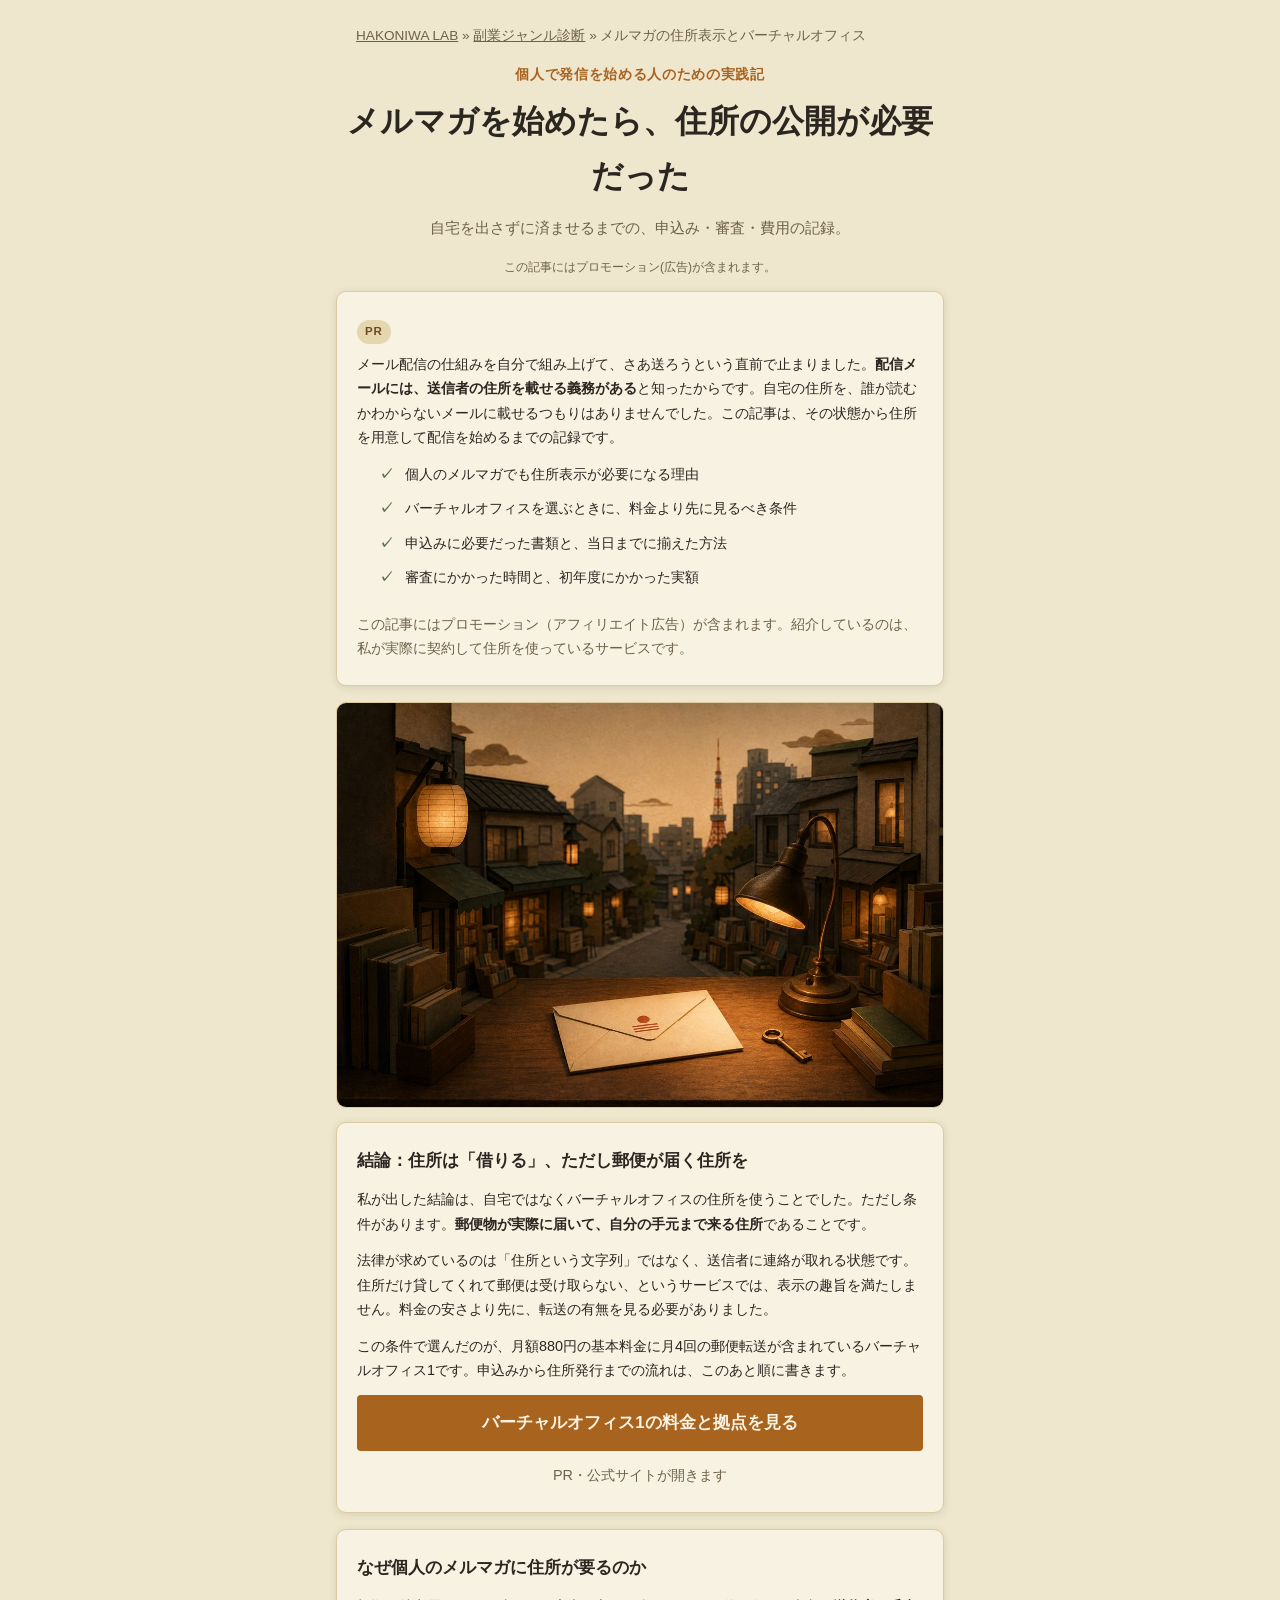
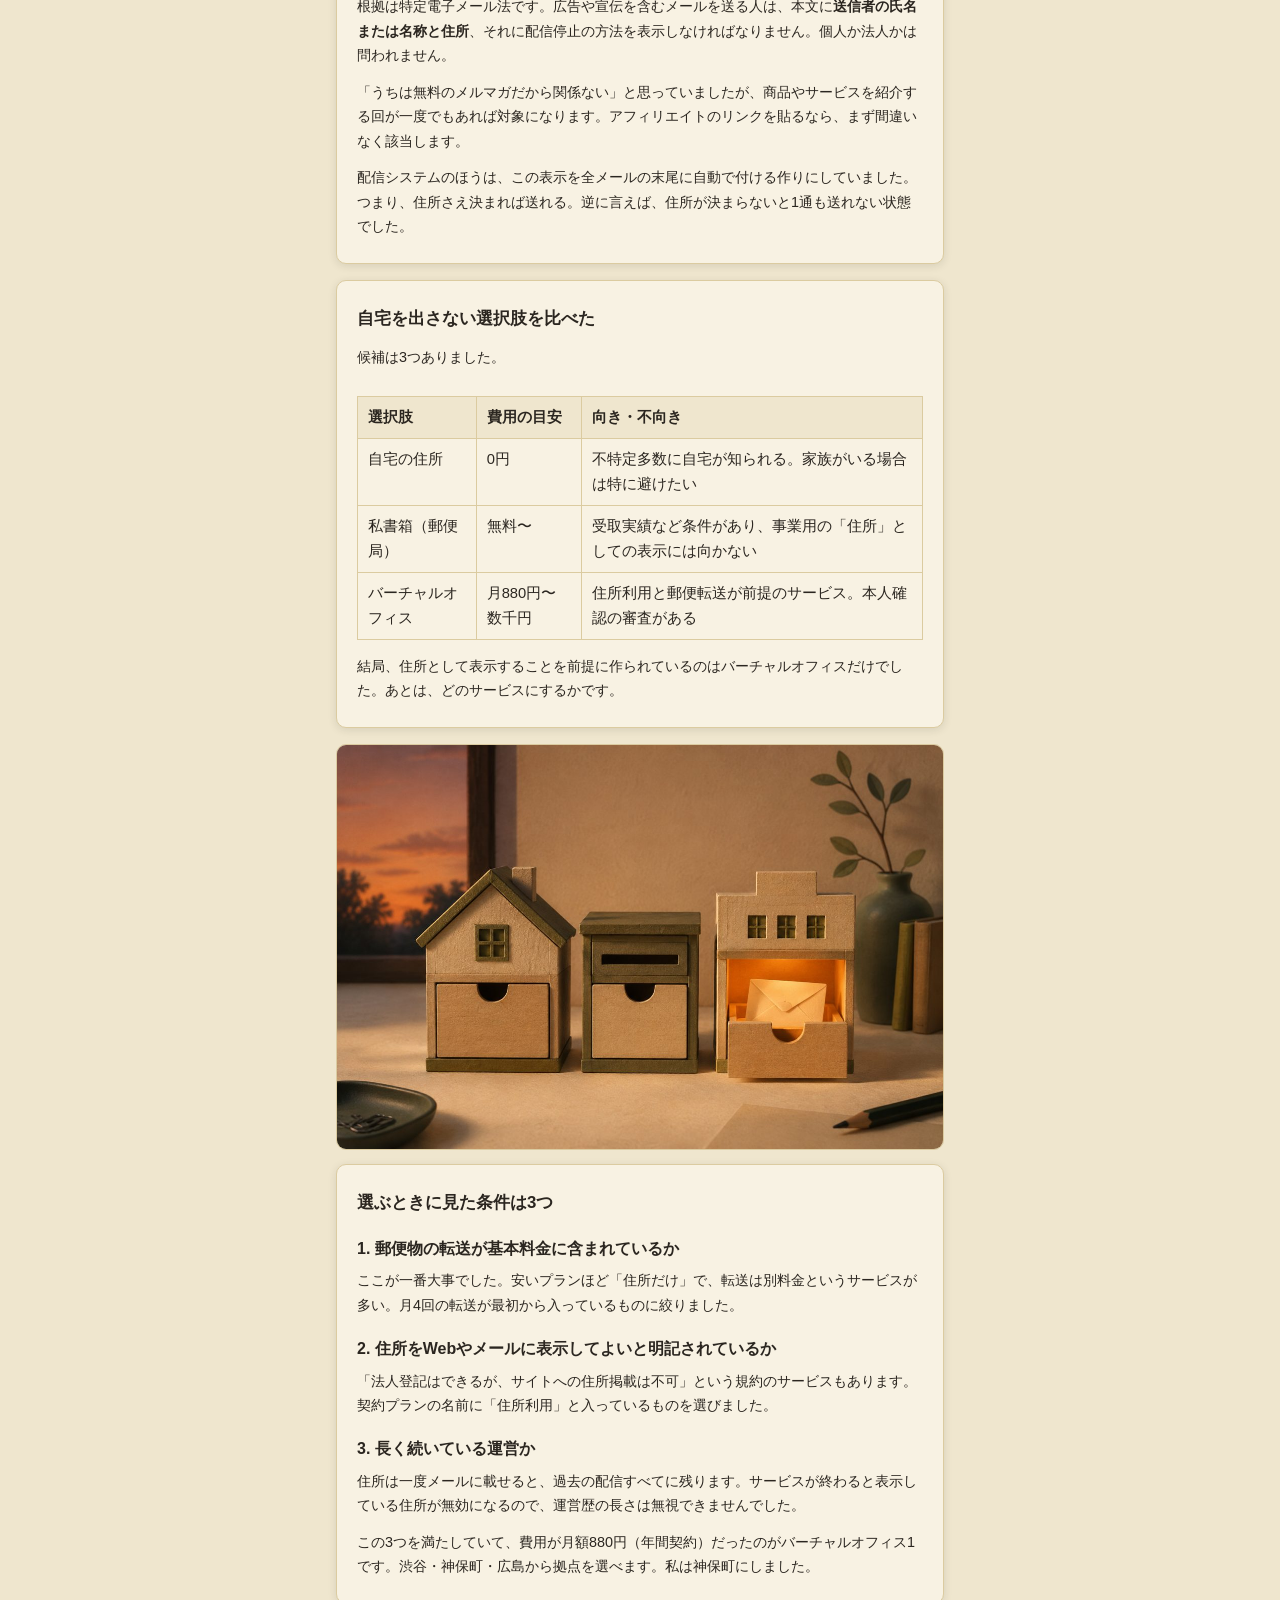
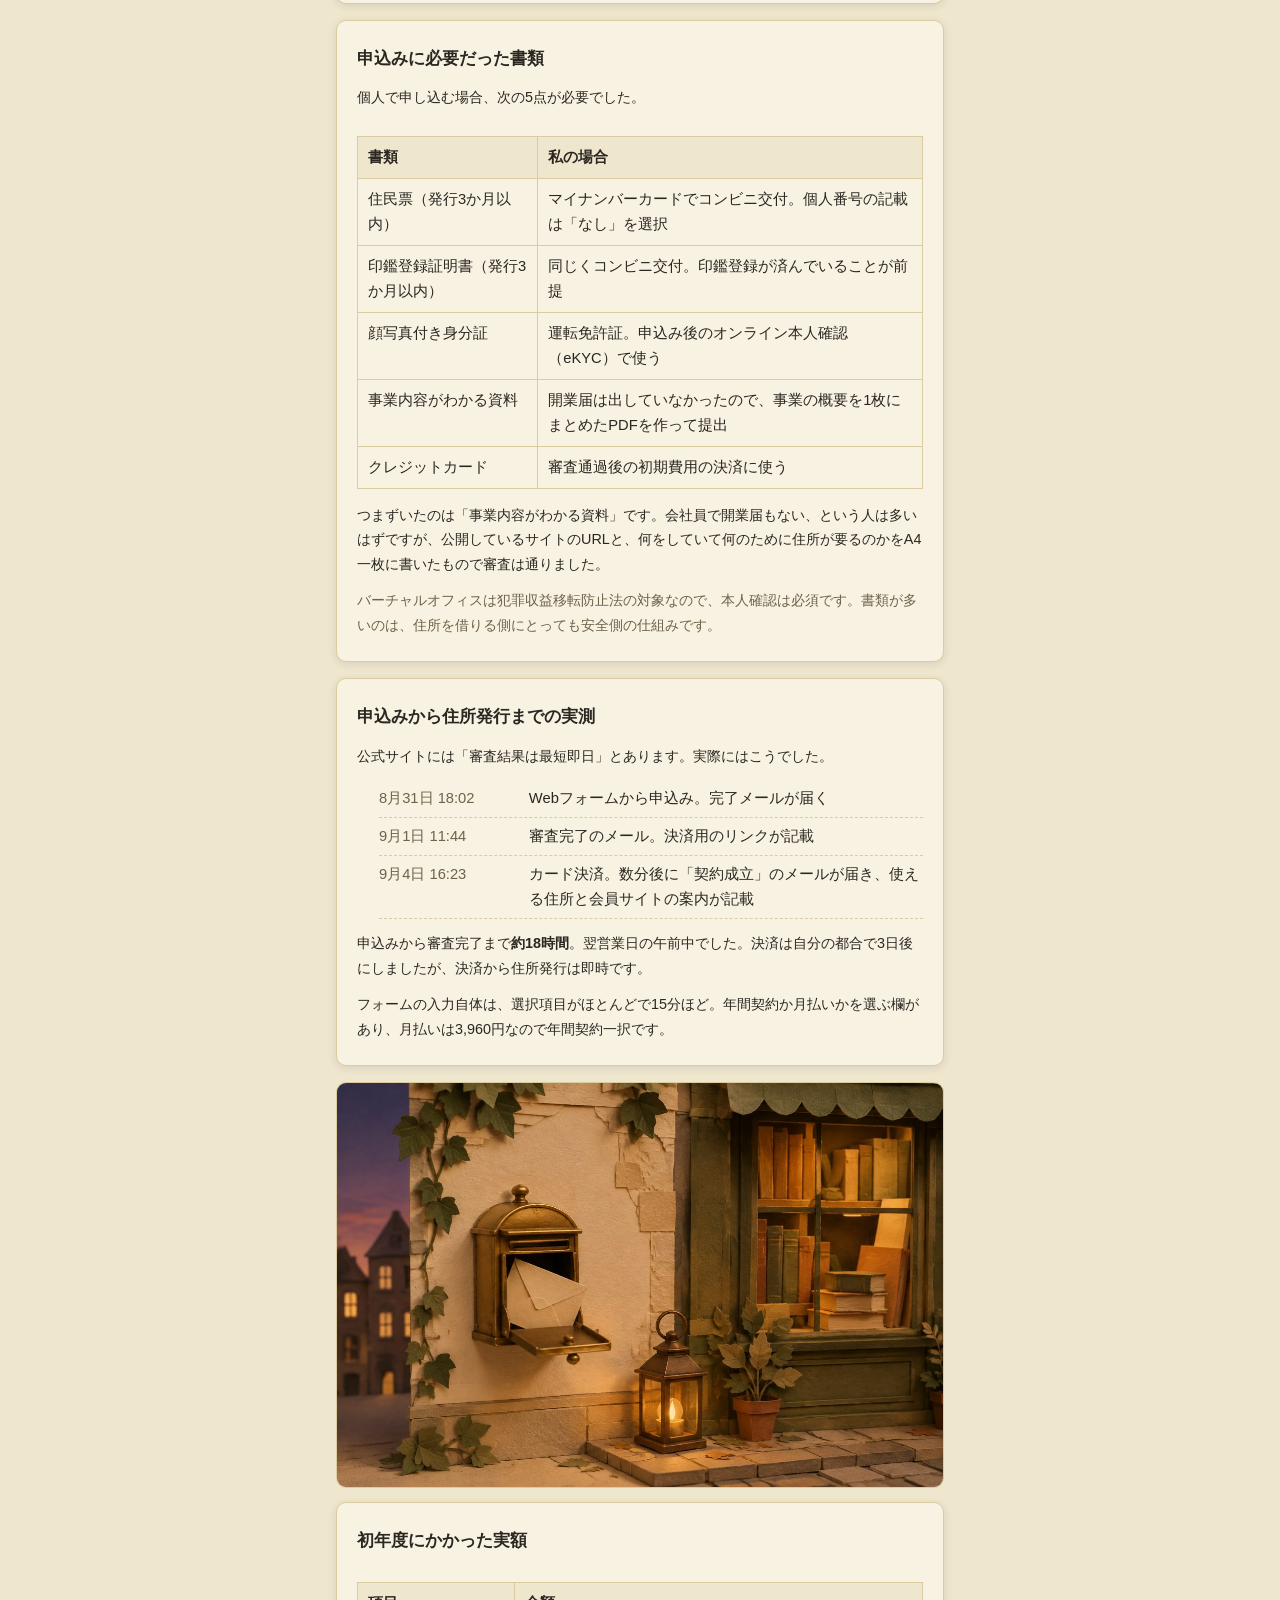
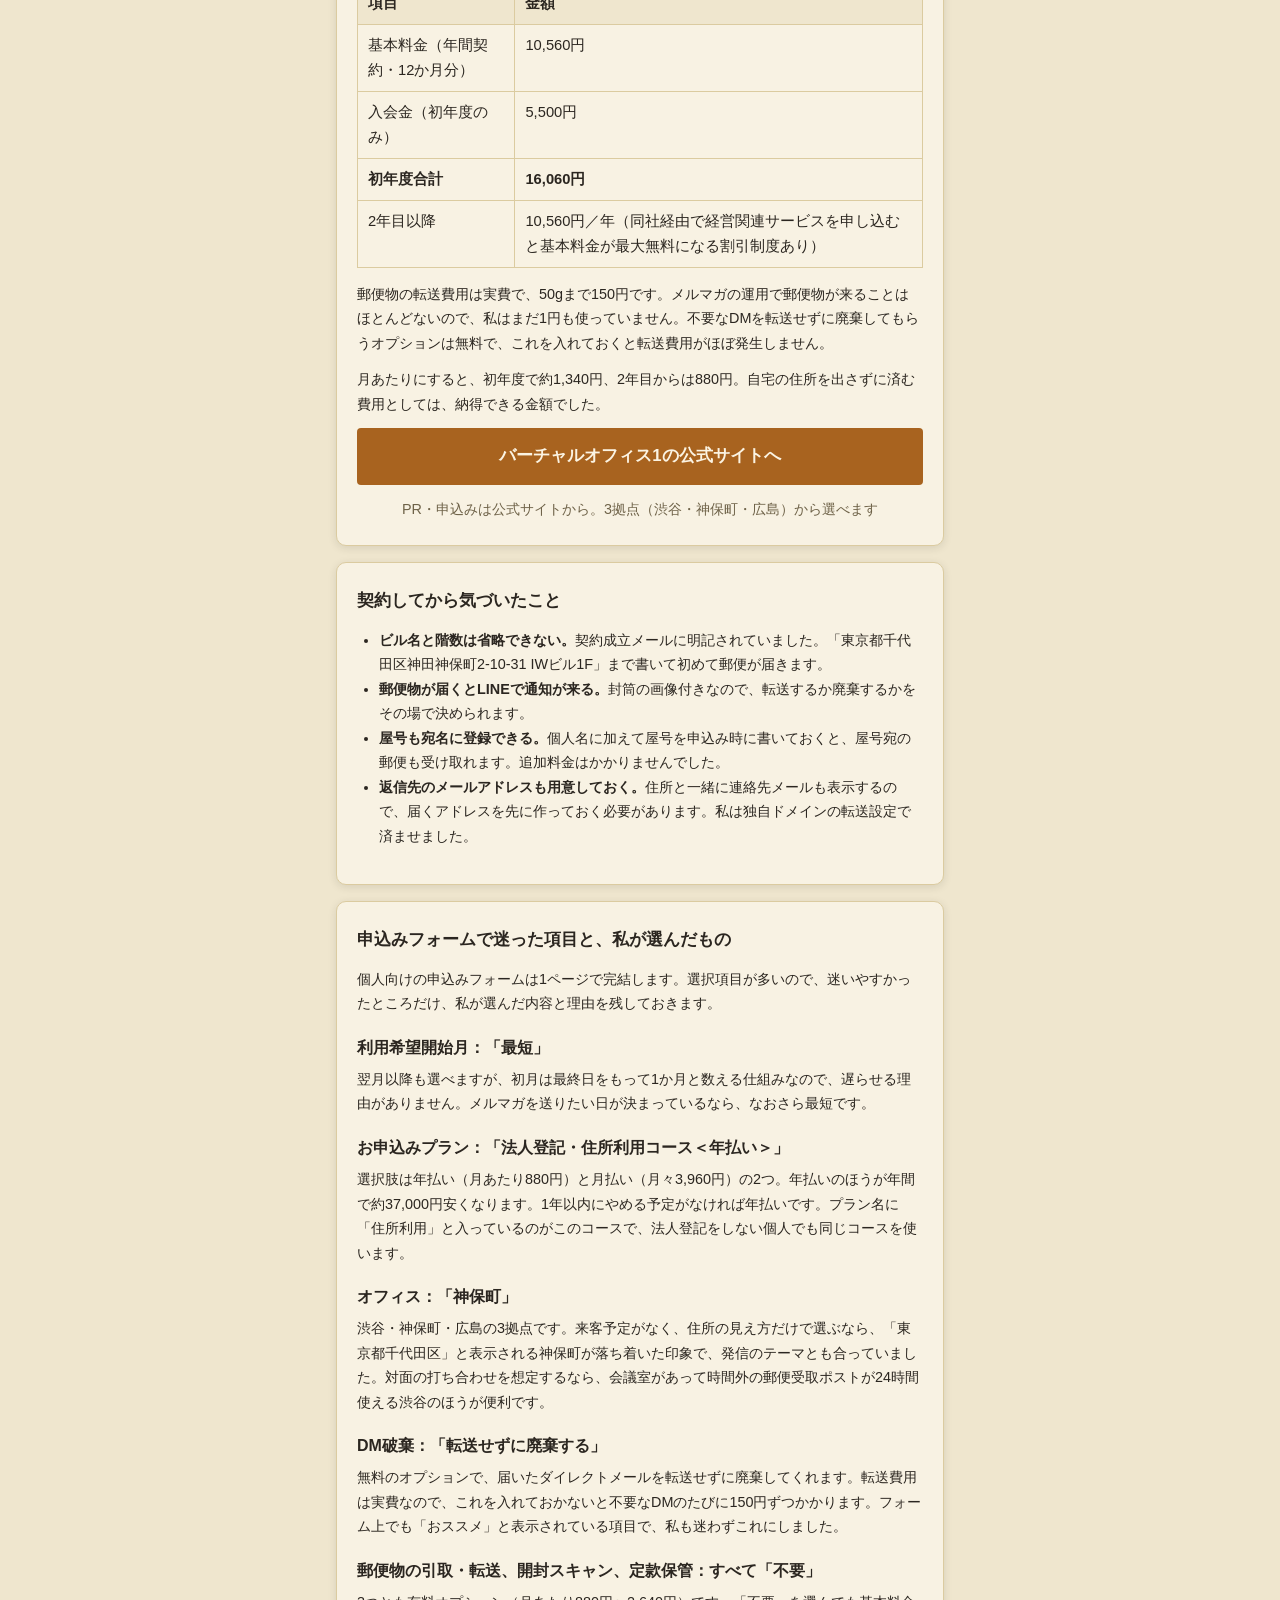
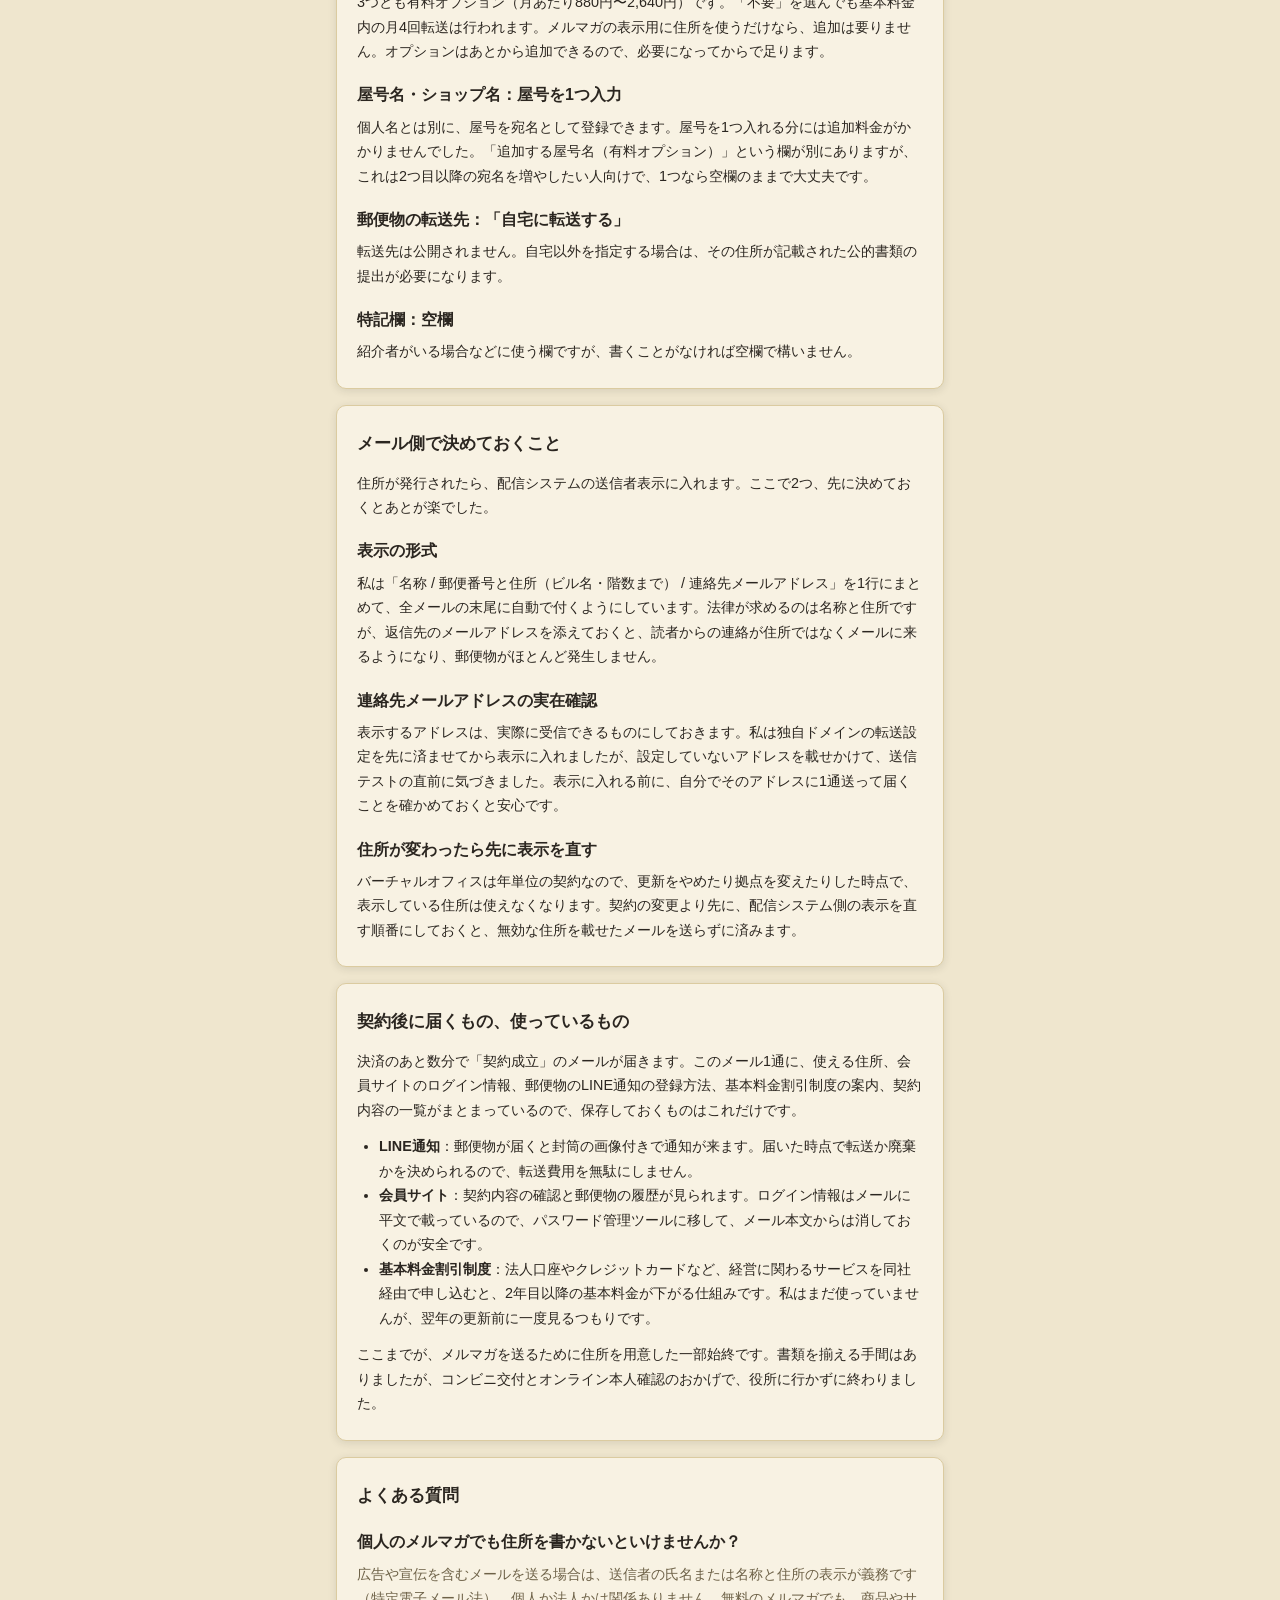
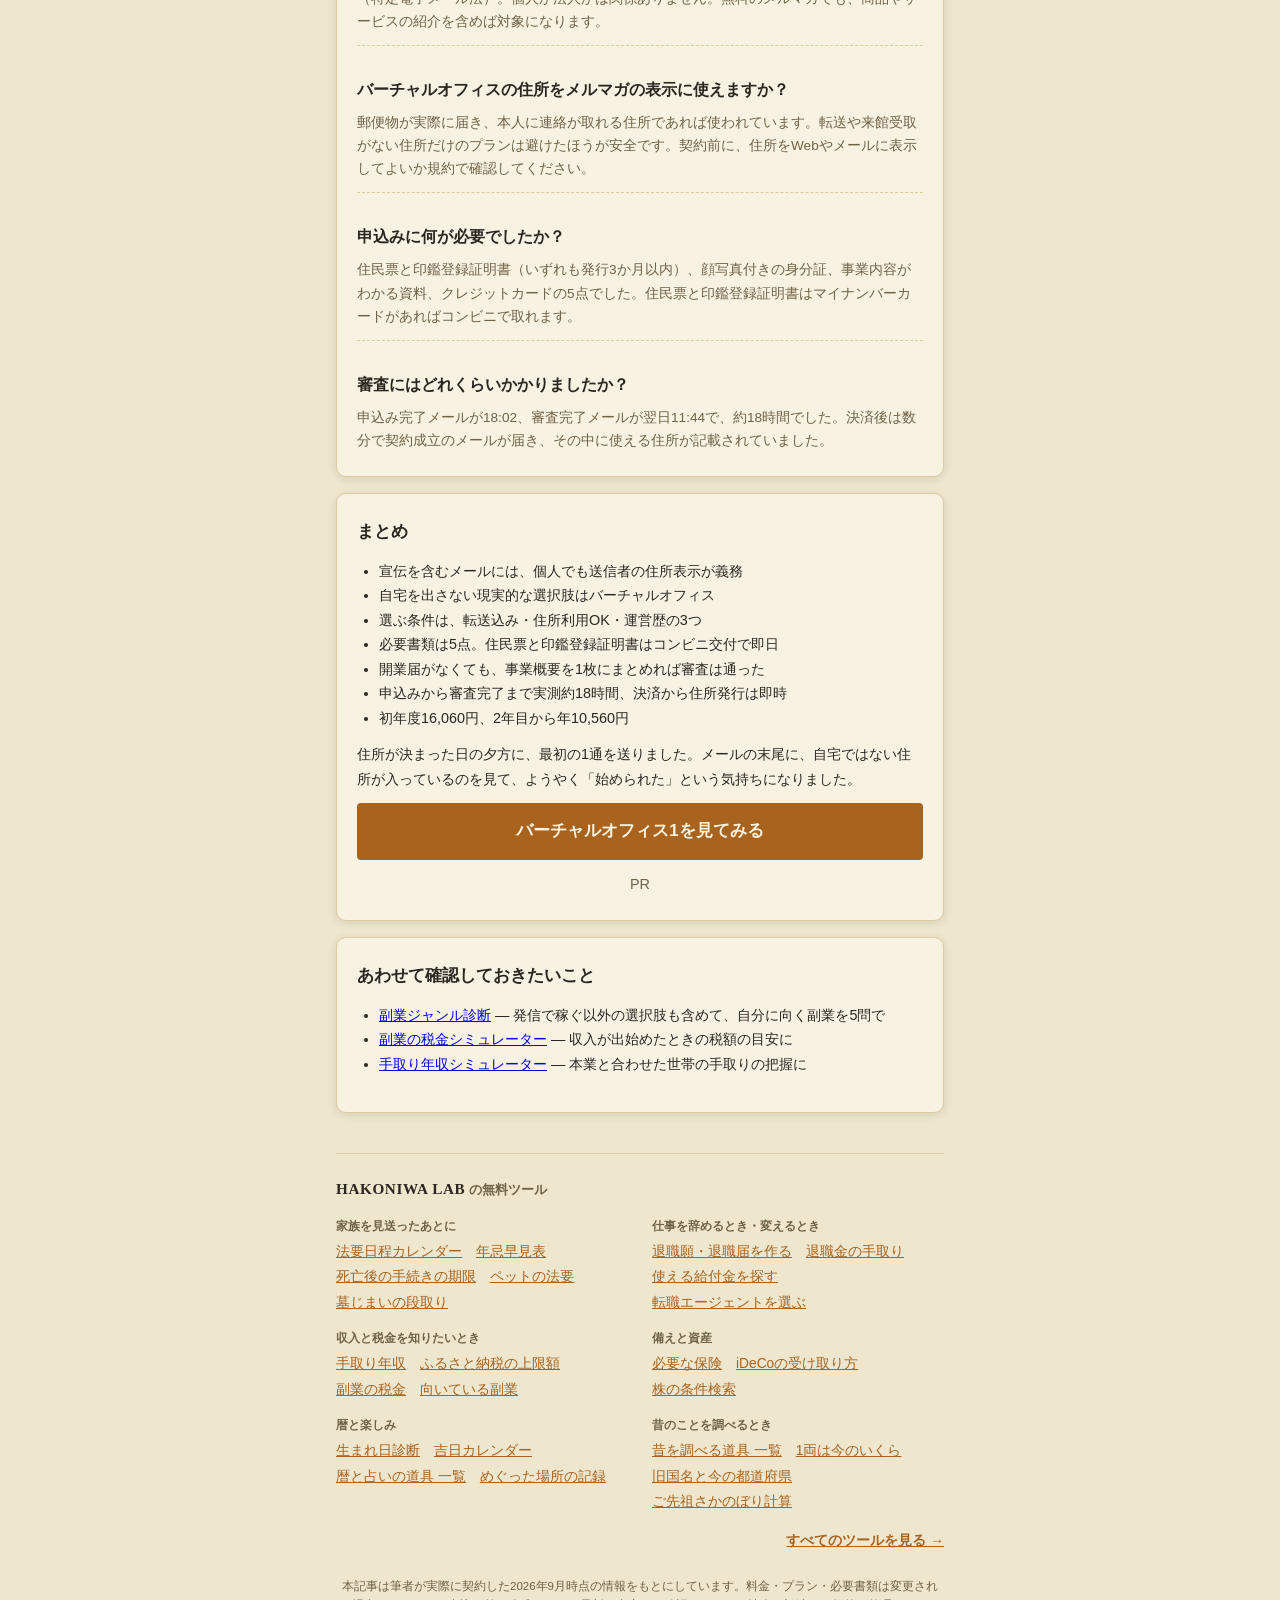
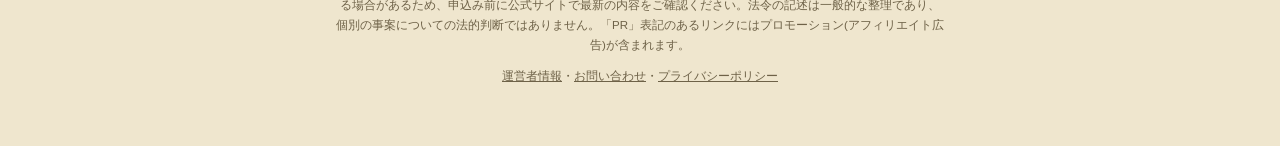
<file: guide/mailmag-jusho-virtual-office/index.html>
<!DOCTYPE html>
<html lang="ja">
<head>
<meta charset="UTF-8">
<meta name="viewport" content="width=device-width, initial-scale=1.0">
<!-- Google tag (gtag.js) -->
<script async src="https://www.googletagmanager.com/gtag/js?id=G-WTBHV5QYG3"></script>
<script>
  window.dataLayer = window.dataLayer || [];
  function gtag(){dataLayer.push(arguments);}
  gtag('js', new Date());
  gtag('config', 'G-WTBHV5QYG3');
</script>
<title>メルマガを始めたら住所の公開が必要だった話。自宅を出さずに済ませた方法</title>
<meta name="description" content="メールマガジンには法律で送信者の住所表示が義務づけられています。自宅を出したくなかった私がバーチャルオフィスを契約するまでの流れ、申込みに必要だった書類、審査にかかった実測時間（約18時間）、初年度の実額をまとめました。">
<script async src="https://pagead2.googlesyndication.com/pagead/js/adsbygoogle.js?client=ca-pub-6465548593525933" crossorigin="anonymous"></script>
<link rel="canonical" href="https://hakoniwalab.com/sidejob-checker/guide/mailmag-jusho-virtual-office/">
<link rel="stylesheet" href="../../css/style.css">
<script type="application/ld+json">{"@context":"https://schema.org","@type":"FAQPage","mainEntity":[{"@type":"Question","name":"個人のメルマガでも住所を書かないといけませんか？","acceptedAnswer":{"@type":"Answer","text":"広告や宣伝を含むメールを送る場合は、送信者の氏名または名称と住所の表示が義務です（特定電子メール法）。個人か法人かは関係ありません。無料のメルマガでも、商品やサービスの紹介を含めば対象になります。"}},{"@type":"Question","name":"バーチャルオフィスの住所をメルマガの表示に使えますか？","acceptedAnswer":{"@type":"Answer","text":"郵便物が実際に届き、本人に連絡が取れる住所であれば使われています。転送や来館受取がない住所だけのプランは、連絡先としての実態が弱くなるため避けたほうが安全です。契約前に、住所をWebやメールに表示してよいか規約で確認してください。"}},{"@type":"Question","name":"申込みに何が必要でしたか？","acceptedAnswer":{"@type":"Answer","text":"住民票と印鑑登録証明書（いずれも発行3か月以内）、顔写真付きの身分証、事業内容がわかる資料、クレジットカードの5点でした。住民票と印鑑登録証明書はマイナンバーカードがあればコンビニで取れます。"}},{"@type":"Question","name":"審査にはどれくらいかかりましたか？","acceptedAnswer":{"@type":"Answer","text":"申込み完了メールが18:02、審査完了メールが翌日11:44で、約18時間でした。決済後は数分で契約成立のメールが届き、その中に使える住所が記載されていました。"}}]}</script>
<style>
.guide-nav { max-width: 720px; margin: 0 auto 16px; padding: 0 20px; font-size: 0.85rem; color: var(--color-text-muted); }
.guide-nav a { color: var(--color-text-muted); }
.guide-lead { font-size: 0.95rem; }
.guide-table { width: 100%; border-collapse: collapse; margin: 14px 0; font-size: 0.92rem; }
.guide-table th, .guide-table td { border: 1px solid var(--color-border); padding: 8px 10px; text-align: left; vertical-align: top; }
.guide-table th { background: var(--color-bg); font-weight: 600; }
.guide-note { font-size: 0.85rem; color: var(--color-text-muted); }
.card--article h3 { font-size: 1rem; margin: 18px 0 6px; }
.guide-cta { text-align: center; }
.guide-cta .btn { display: inline-block; text-decoration: none; }
.guide-pr { display: inline-block; font-size: 0.72rem; font-weight: 700; letter-spacing: 0.08em; padding: 2px 8px; border-radius: 999px; background: var(--color-badge-bg); color: var(--color-badge-text); margin-bottom: 8px; }
.guide-timeline { list-style: none; padding: 0; margin: 12px 0; }
.guide-timeline li { display: grid; grid-template-columns: 9.5em 1fr; gap: 10px; padding: 6px 0; border-bottom: 1px dashed var(--color-border); font-size: 0.92rem; }
.guide-timeline li span:first-child { font-variant-numeric: tabular-nums; color: var(--color-text-muted); }
.guide-figure { margin: 14px 0; }
.guide-figure img { width: 100%; height: auto; border-radius: var(--radius-lg); border: 1px solid var(--color-border); display: block; }
.guide-figure figcaption { font-size: 0.8rem; color: var(--color-text-muted); margin-top: 6px; text-align: center; }
.tblwrap { overflow-x: auto; }
</style>
</head>
<body>
<div class="app">

  <nav class="guide-nav" aria-label="パンくずリスト">
    <a href="../../../">HAKONIWA LAB</a> &raquo;
    <a href="../../">副業ジャンル診断</a> &raquo;
    <span aria-current="page">メルマガの住所表示とバーチャルオフィス</span>
  </nav>

  <header class="app-header">
    <p class="app-header__eyebrow">個人で発信を始める人のための実践記</p>
    <h1 class="app-header__title">メルマガを始めたら、<br class="sp-only">住所の公開が必要だった</h1>
    <p class="app-header__lead">自宅を出さずに済ませるまでの、申込み・審査・費用の記録。</p>
  </header>
  <p class="pr-note">この記事にはプロモーション(広告)が含まれます。</p>

  <main class="main">

    <section class="article">

      <div class="card card--article">
        <span class="guide-pr">PR</span>
        <p class="guide-lead">メール配信の仕組みを自分で組み上げて、さあ送ろうという直前で止まりました。<strong>配信メールには、送信者の住所を載せる義務がある</strong>と知ったからです。自宅の住所を、誰が読むかわからないメールに載せるつもりはありませんでした。この記事は、その状態から住所を用意して配信を始めるまでの記録です。</p>
        <ul class="intro-points">
          <li>個人のメルマガでも住所表示が必要になる理由</li>
          <li>バーチャルオフィスを選ぶときに、料金より先に見るべき条件</li>
          <li>申込みに必要だった書類と、当日までに揃えた方法</li>
          <li>審査にかかった時間と、初年度にかかった実額</li>
        </ul>
        <p class="guide-note">この記事にはプロモーション（アフィリエイト広告）が含まれます。紹介しているのは、私が実際に契約して住所を使っているサービスです。</p>
      </div>

      <figure class="guide-figure">
        <img src="./img/01_header.jpg" alt="灯りのともる小さな机の上に、封筒と鍵が置かれているイラスト" width="1200" height="675">
      </figure>

      <div class="card card--article">
        <h2>結論：住所は「借りる」、ただし郵便が届く住所を</h2>
        <p>私が出した結論は、自宅ではなくバーチャルオフィスの住所を使うことでした。ただし条件があります。<strong>郵便物が実際に届いて、自分の手元まで来る住所</strong>であることです。</p>
        <p>法律が求めているのは「住所という文字列」ではなく、送信者に連絡が取れる状態です。住所だけ貸してくれて郵便は受け取らない、というサービスでは、表示の趣旨を満たしません。料金の安さより先に、転送の有無を見る必要がありました。</p>
        <p>この条件で選んだのが、月額880円の基本料金に月4回の郵便転送が含まれているバーチャルオフィス1です。申込みから住所発行までの流れは、このあと順に書きます。</p>
        <p class="guide-cta"><a class="btn btn--primary btn--large" href="https://px.a8.net/svt/ejp?a8mat=4BAI1K+FJ2B2Q+5A2I+BW8O2&a8ejpredirect=https%3A%2F%2Fvirtualoffice1.jp%2F" rel="sponsored noopener" target="_blank">バーチャルオフィス1の料金と拠点を見る</a></p>
        <p class="guide-note" style="text-align:center;">PR・公式サイトが開きます</p>
      </div>

      <div class="card card--article">
        <h2>なぜ個人のメルマガに住所が要るのか</h2>
        <p>根拠は特定電子メール法です。広告や宣伝を含むメールを送る人は、本文に<strong>送信者の氏名または名称と住所</strong>、それに配信停止の方法を表示しなければなりません。個人か法人かは問われません。</p>
        <p>「うちは無料のメルマガだから関係ない」と思っていましたが、商品やサービスを紹介する回が一度でもあれば対象になります。アフィリエイトのリンクを貼るなら、まず間違いなく該当します。</p>
        <p>配信システムのほうは、この表示を全メールの末尾に自動で付ける作りにしていました。つまり、住所さえ決まれば送れる。逆に言えば、住所が決まらないと1通も送れない状態でした。</p>
      </div>

      <div class="card card--article">
        <h2>自宅を出さない選択肢を比べた</h2>
        <p>候補は3つありました。</p>
        <div class="tblwrap">
        <table class="guide-table">
          <tr><th>選択肢</th><th>費用の目安</th><th>向き・不向き</th></tr>
          <tr><td>自宅の住所</td><td>0円</td><td>不特定多数に自宅が知られる。家族がいる場合は特に避けたい</td></tr>
          <tr><td>私書箱（郵便局）</td><td>無料〜</td><td>受取実績など条件があり、事業用の「住所」としての表示には向かない</td></tr>
          <tr><td>バーチャルオフィス</td><td>月880円〜数千円</td><td>住所利用と郵便転送が前提のサービス。本人確認の審査がある</td></tr>
        </table>
        </div>
        <p>結局、住所として表示することを前提に作られているのはバーチャルオフィスだけでした。あとは、どのサービスにするかです。</p>
      </div>

      <figure class="guide-figure">
        <img src="./img/02_compare.jpg" alt="三つの引き出しが並び、ひとつだけ灯りがついているイラスト" width="1200" height="675">
      </figure>

      <div class="card card--article">
        <h2>選ぶときに見た条件は3つ</h2>
        <h3>1. 郵便物の転送が基本料金に含まれているか</h3>
        <p>ここが一番大事でした。安いプランほど「住所だけ」で、転送は別料金というサービスが多い。月4回の転送が最初から入っているものに絞りました。</p>
        <h3>2. 住所をWebやメールに表示してよいと明記されているか</h3>
        <p>「法人登記はできるが、サイトへの住所掲載は不可」という規約のサービスもあります。契約プランの名前に「住所利用」と入っているものを選びました。</p>
        <h3>3. 長く続いている運営か</h3>
        <p>住所は一度メールに載せると、過去の配信すべてに残ります。サービスが終わると表示している住所が無効になるので、運営歴の長さは無視できませんでした。</p>
        <p>この3つを満たしていて、費用が月額880円（年間契約）だったのがバーチャルオフィス1です。渋谷・神保町・広島から拠点を選べます。私は神保町にしました。</p>
      </div>

      <div class="card card--article">
        <h2>申込みに必要だった書類</h2>
        <p>個人で申し込む場合、次の5点が必要でした。</p>
        <div class="tblwrap">
        <table class="guide-table">
          <tr><th>書類</th><th>私の場合</th></tr>
          <tr><td>住民票（発行3か月以内）</td><td>マイナンバーカードでコンビニ交付。個人番号の記載は「なし」を選択</td></tr>
          <tr><td>印鑑登録証明書（発行3か月以内）</td><td>同じくコンビニ交付。印鑑登録が済んでいることが前提</td></tr>
          <tr><td>顔写真付き身分証</td><td>運転免許証。申込み後のオンライン本人確認（eKYC）で使う</td></tr>
          <tr><td>事業内容がわかる資料</td><td>開業届は出していなかったので、事業の概要を1枚にまとめたPDFを作って提出</td></tr>
          <tr><td>クレジットカード</td><td>審査通過後の初期費用の決済に使う</td></tr>
        </table>
        </div>
        <p>つまずいたのは「事業内容がわかる資料」です。会社員で開業届もない、という人は多いはずですが、公開しているサイトのURLと、何をしていて何のために住所が要るのかをA4一枚に書いたもので審査は通りました。</p>
        <p class="guide-note">バーチャルオフィスは犯罪収益移転防止法の対象なので、本人確認は必須です。書類が多いのは、住所を借りる側にとっても安全側の仕組みです。</p>
      </div>

      <div class="card card--article">
        <h2>申込みから住所発行までの実測</h2>
        <p>公式サイトには「審査結果は最短即日」とあります。実際にはこうでした。</p>
        <ul class="guide-timeline">
          <li><span>8月31日 18:02</span><span>Webフォームから申込み。完了メールが届く</span></li>
          <li><span>9月1日 11:44</span><span>審査完了のメール。決済用のリンクが記載</span></li>
          <li><span>9月4日 16:23</span><span>カード決済。数分後に「契約成立」のメールが届き、使える住所と会員サイトの案内が記載</span></li>
        </ul>
        <p>申込みから審査完了まで<strong>約18時間</strong>。翌営業日の午前中でした。決済は自分の都合で3日後にしましたが、決済から住所発行は即時です。</p>
        <p>フォームの入力自体は、選択項目がほとんどで15分ほど。年間契約か月払いかを選ぶ欄があり、月払いは3,960円なので年間契約一択です。</p>
      </div>

      <figure class="guide-figure">
        <img src="./img/03_delivered.jpg" alt="郵便受けに届いた封筒と、その横で灯る小さなランプのイラスト" width="1200" height="675">
      </figure>

      <div class="card card--article">
        <h2>初年度にかかった実額</h2>
        <div class="tblwrap">
        <table class="guide-table">
          <tr><th>項目</th><th>金額</th></tr>
          <tr><td>基本料金（年間契約・12か月分）</td><td>10,560円</td></tr>
          <tr><td>入会金（初年度のみ）</td><td>5,500円</td></tr>
          <tr><td><strong>初年度合計</strong></td><td><strong>16,060円</strong></td></tr>
          <tr><td>2年目以降</td><td>10,560円／年（同社経由で経営関連サービスを申し込むと基本料金が最大無料になる割引制度あり）</td></tr>
        </table>
        </div>
        <p>郵便物の転送費用は実費で、50gまで150円です。メルマガの運用で郵便物が来ることはほとんどないので、私はまだ1円も使っていません。不要なDMを転送せずに廃棄してもらうオプションは無料で、これを入れておくと転送費用がほぼ発生しません。</p>
        <p>月あたりにすると、初年度で約1,340円、2年目からは880円。自宅の住所を出さずに済む費用としては、納得できる金額でした。</p>
        <p class="guide-cta"><a class="btn btn--primary btn--large" href="https://px.a8.net/svt/ejp?a8mat=4BAI1K+FJ2B2Q+5A2I+BW8O2&a8ejpredirect=https%3A%2F%2Fvirtualoffice1.jp%2F" rel="sponsored noopener" target="_blank">バーチャルオフィス1の公式サイトへ</a></p>
        <p class="guide-note" style="text-align:center;">PR・申込みは公式サイトから。3拠点（渋谷・神保町・広島）から選べます</p>
      </div>

      <div class="card card--article">
        <h2>契約してから気づいたこと</h2>
        <ul>
          <li><strong>ビル名と階数は省略できない。</strong>契約成立メールに明記されていました。「東京都千代田区神田神保町2-10-31 IWビル1F」まで書いて初めて郵便が届きます。</li>
          <li><strong>郵便物が届くとLINEで通知が来る。</strong>封筒の画像付きなので、転送するか廃棄するかをその場で決められます。</li>
          <li><strong>屋号も宛名に登録できる。</strong>個人名に加えて屋号を申込み時に書いておくと、屋号宛の郵便も受け取れます。追加料金はかかりませんでした。</li>
          <li><strong>返信先のメールアドレスも用意しておく。</strong>住所と一緒に連絡先メールも表示するので、届くアドレスを先に作っておく必要があります。私は独自ドメインの転送設定で済ませました。</li>
        </ul>
      </div>

      <div class="card card--article">
        <h2>申込みフォームで迷った項目と、私が選んだもの</h2>
        <p>個人向けの申込みフォームは1ページで完結します。選択項目が多いので、迷いやすかったところだけ、私が選んだ内容と理由を残しておきます。</p>
        <h3>利用希望開始月：「最短」</h3>
        <p>翌月以降も選べますが、初月は最終日をもって1か月と数える仕組みなので、遅らせる理由がありません。メルマガを送りたい日が決まっているなら、なおさら最短です。</p>
        <h3>お申込みプラン：「法人登記・住所利用コース＜年払い＞」</h3>
        <p>選択肢は年払い（月あたり880円）と月払い（月々3,960円）の2つ。年払いのほうが年間で約37,000円安くなります。1年以内にやめる予定がなければ年払いです。プラン名に「住所利用」と入っているのがこのコースで、法人登記をしない個人でも同じコースを使います。</p>
        <h3>オフィス：「神保町」</h3>
        <p>渋谷・神保町・広島の3拠点です。来客予定がなく、住所の見え方だけで選ぶなら、「東京都千代田区」と表示される神保町が落ち着いた印象で、発信のテーマとも合っていました。対面の打ち合わせを想定するなら、会議室があって時間外の郵便受取ポストが24時間使える渋谷のほうが便利です。</p>
        <h3>DM破棄：「転送せずに廃棄する」</h3>
        <p>無料のオプションで、届いたダイレクトメールを転送せずに廃棄してくれます。転送費用は実費なので、これを入れておかないと不要なDMのたびに150円ずつかかります。フォーム上でも「おススメ」と表示されている項目で、私も迷わずこれにしました。</p>
        <h3>郵便物の引取・転送、開封スキャン、定款保管：すべて「不要」</h3>
        <p>3つとも有料オプション（月あたり880円〜2,640円）です。「不要」を選んでも基本料金内の月4回転送は行われます。メルマガの表示用に住所を使うだけなら、追加は要りません。オプションはあとから追加できるので、必要になってからで足ります。</p>
        <h3>屋号名・ショップ名：屋号を1つ入力</h3>
        <p>個人名とは別に、屋号を宛名として登録できます。屋号を1つ入れる分には追加料金がかかりませんでした。「追加する屋号名（有料オプション）」という欄が別にありますが、これは2つ目以降の宛名を増やしたい人向けで、1つなら空欄のままで大丈夫です。</p>
        <h3>郵便物の転送先：「自宅に転送する」</h3>
        <p>転送先は公開されません。自宅以外を指定する場合は、その住所が記載された公的書類の提出が必要になります。</p>
        <h3>特記欄：空欄</h3>
        <p>紹介者がいる場合などに使う欄ですが、書くことがなければ空欄で構いません。</p>
      </div>

      <div class="card card--article">
        <h2>メール側で決めておくこと</h2>
        <p>住所が発行されたら、配信システムの送信者表示に入れます。ここで2つ、先に決めておくとあとが楽でした。</p>
        <h3>表示の形式</h3>
        <p>私は「名称 / 郵便番号と住所（ビル名・階数まで） / 連絡先メールアドレス」を1行にまとめて、全メールの末尾に自動で付くようにしています。法律が求めるのは名称と住所ですが、返信先のメールアドレスを添えておくと、読者からの連絡が住所ではなくメールに来るようになり、郵便物がほとんど発生しません。</p>
        <h3>連絡先メールアドレスの実在確認</h3>
        <p>表示するアドレスは、実際に受信できるものにしておきます。私は独自ドメインの転送設定を先に済ませてから表示に入れましたが、設定していないアドレスを載せかけて、送信テストの直前に気づきました。表示に入れる前に、自分でそのアドレスに1通送って届くことを確かめておくと安心です。</p>
        <h3>住所が変わったら先に表示を直す</h3>
        <p>バーチャルオフィスは年単位の契約なので、更新をやめたり拠点を変えたりした時点で、表示している住所は使えなくなります。契約の変更より先に、配信システム側の表示を直す順番にしておくと、無効な住所を載せたメールを送らずに済みます。</p>
      </div>

      <div class="card card--article">
        <h2>契約後に届くもの、使っているもの</h2>
        <p>決済のあと数分で「契約成立」のメールが届きます。このメール1通に、使える住所、会員サイトのログイン情報、郵便物のLINE通知の登録方法、基本料金割引制度の案内、契約内容の一覧がまとまっているので、保存しておくものはこれだけです。</p>
        <ul>
          <li><strong>LINE通知</strong>：郵便物が届くと封筒の画像付きで通知が来ます。届いた時点で転送か廃棄かを決められるので、転送費用を無駄にしません。</li>
          <li><strong>会員サイト</strong>：契約内容の確認と郵便物の履歴が見られます。ログイン情報はメールに平文で載っているので、パスワード管理ツールに移して、メール本文からは消しておくのが安全です。</li>
          <li><strong>基本料金割引制度</strong>：法人口座やクレジットカードなど、経営に関わるサービスを同社経由で申し込むと、2年目以降の基本料金が下がる仕組みです。私はまだ使っていませんが、翌年の更新前に一度見るつもりです。</li>
        </ul>
        <p>ここまでが、メルマガを送るために住所を用意した一部始終です。書類を揃える手間はありましたが、コンビニ交付とオンライン本人確認のおかげで、役所に行かずに終わりました。</p>
      </div>

      <div class="card card--article">
        <h2>よくある質問</h2>
        <div class="faq-item">
          <h3>個人のメルマガでも住所を書かないといけませんか？</h3>
          <p>広告や宣伝を含むメールを送る場合は、送信者の氏名または名称と住所の表示が義務です（特定電子メール法）。個人か法人かは関係ありません。無料のメルマガでも、商品やサービスの紹介を含めば対象になります。</p>
        </div>
        <div class="faq-item">
          <h3>バーチャルオフィスの住所をメルマガの表示に使えますか？</h3>
          <p>郵便物が実際に届き、本人に連絡が取れる住所であれば使われています。転送や来館受取がない住所だけのプランは避けたほうが安全です。契約前に、住所をWebやメールに表示してよいか規約で確認してください。</p>
        </div>
        <div class="faq-item">
          <h3>申込みに何が必要でしたか？</h3>
          <p>住民票と印鑑登録証明書（いずれも発行3か月以内）、顔写真付きの身分証、事業内容がわかる資料、クレジットカードの5点でした。住民票と印鑑登録証明書はマイナンバーカードがあればコンビニで取れます。</p>
        </div>
        <div class="faq-item">
          <h3>審査にはどれくらいかかりましたか？</h3>
          <p>申込み完了メールが18:02、審査完了メールが翌日11:44で、約18時間でした。決済後は数分で契約成立のメールが届き、その中に使える住所が記載されていました。</p>
        </div>
      </div>

      <div class="card card--article">
        <h2>まとめ</h2>
        <ul>
          <li>宣伝を含むメールには、個人でも送信者の住所表示が義務</li>
          <li>自宅を出さない現実的な選択肢はバーチャルオフィス</li>
          <li>選ぶ条件は、転送込み・住所利用OK・運営歴の3つ</li>
          <li>必要書類は5点。住民票と印鑑登録証明書はコンビニ交付で即日</li>
          <li>開業届がなくても、事業概要を1枚にまとめれば審査は通った</li>
          <li>申込みから審査完了まで実測約18時間、決済から住所発行は即時</li>
          <li>初年度16,060円、2年目から年10,560円</li>
        </ul>
        <p>住所が決まった日の夕方に、最初の1通を送りました。メールの末尾に、自宅ではない住所が入っているのを見て、ようやく「始められた」という気持ちになりました。</p>
        <p class="guide-cta"><a class="btn btn--primary btn--large" href="https://px.a8.net/svt/ejp?a8mat=4BAI1K+FJ2B2Q+5A2I+BW8O2&a8ejpredirect=https%3A%2F%2Fvirtualoffice1.jp%2F" rel="sponsored noopener" target="_blank">バーチャルオフィス1を見てみる</a></p>
        <p class="guide-note" style="text-align:center;">PR</p>
      </div>

      <div class="card card--article">
        <h2>あわせて確認しておきたいこと</h2>
        <ul>
          <li><a href="../../">副業ジャンル診断</a> — 発信で稼ぐ以外の選択肢も含めて、自分に向く副業を5問で</li>
          <li><a href="../../../sidejob-tax-simulator/">副業の税金シミュレーター</a> — 収入が出始めたときの税額の目安に</li>
          <li><a href="../../../takehome-calculator/">手取り年収シミュレーター</a> — 本業と合わせた世帯の手取りの把握に</li>
        </ul>
      </div>

    </section>

  </main>

  <!-- site-nav:start -->
  <style>
  .site-nav { margin: 40px 0 0; padding: 22px 0 0; border-top: 1px solid var(--color-border, var(--line, #dbcba0)); color: var(--color-text, var(--ink, #2b2620)); text-align: left; }
  .site-nav__title { margin: 0 0 14px; font-size: 0.82rem; font-weight: 700; color: var(--color-text-muted, var(--muted, #6e6248)); }
  .site-nav__title a { font-family: Georgia, "Times New Roman", serif; font-size: 0.95rem; letter-spacing: 0.04em; color: var(--color-text, var(--ink, #2b2620)); text-decoration: none; }
  .site-nav__groups { display: grid; gap: 14px 24px; }
  @media (min-width: 560px) { .site-nav__groups { grid-template-columns: 1fr 1fr; } }
  .site-nav__label { margin: 0 0 4px; font-size: 0.74rem; font-weight: 700; color: var(--color-text-muted, var(--muted, #6e6248)); }
  .site-nav__links { display: flex; flex-wrap: wrap; gap: 2px 14px; margin: 0; padding: 0; list-style: none; font-size: 0.86rem; line-height: 1.7; }
  .site-nav__links li { margin: 0; padding: 0; }
  .site-nav__links li::before { content: none; }
  .site-nav__links a { color: var(--color-primary, var(--navy, #a8631f)); }
  .site-nav__all { margin: 16px 0 0; font-size: 0.86rem; text-align: right; }
  .site-nav__all a { color: var(--color-primary, var(--navy, #a8631f)); font-weight: 700; }
  .app-footer a { color: var(--color-text-muted, var(--muted, #6e6248)); }
  </style>
  <nav class="site-nav" aria-label="HAKONIWA LABのツール">
    <p class="site-nav__title"><a href="../../../">HAKONIWA LAB</a> の無料ツール</p>
    <div class="site-nav__groups">
      <div>
        <p class="site-nav__label">家族を見送ったあとに</p>
        <ul class="site-nav__links">
          <li><a href="../../../houyou-calendar/">法要日程カレンダー</a></li>
          <li><a href="../../../houyou-calendar/hayami/">年忌早見表</a></li>
          <li><a href="../../../houyou-calendar/tetsuzuki/">死亡後の手続きの期限</a></li>
          <li><a href="../../../houyou-calendar/pet/">ペットの法要</a></li>
          <li><a href="../../../houyou-calendar/hakajimai/">墓じまいの段取り</a></li>
        </ul>
      </div>
      <div>
        <p class="site-nav__label">仕事を辞めるとき・変えるとき</p>
        <ul class="site-nav__links">
          <li><a href="../../../resignation-letter-generator/">退職願・退職届を作る</a></li>
          <li><a href="../../../retirement-simulator/">退職金の手取り</a></li>
          <li><a href="../../../subsidy-checker/">使える給付金を探す</a></li>
          <li><a href="../../../career-checker/">転職エージェントを選ぶ</a></li>
        </ul>
      </div>
      <div>
        <p class="site-nav__label">収入と税金を知りたいとき</p>
        <ul class="site-nav__links">
          <li><a href="../../../takehome-calculator/">手取り年収</a></li>
          <li><a href="../../../furusato-simulator/">ふるさと納税の上限額</a></li>
          <li><a href="../../../sidejob-tax-simulator/">副業の税金</a></li>
          <li><a href="../../../sidejob-checker/">向いている副業</a></li>
        </ul>
      </div>
      <div>
        <p class="site-nav__label">備えと資産</p>
        <ul class="site-nav__links">
          <li><a href="../../../insurance-checker/">必要な保険</a></li>
          <li><a href="../../../retirement-simulator/ideco/">iDeCoの受け取り方</a></li>
          <li><a href="../../../stock-screener/">株の条件検索</a></li>
        </ul>
      </div>
      <div>
        <p class="site-nav__label">暦と楽しみ</p>
        <ul class="site-nav__links">
          <li><a href="../../../birthday-fortune/">生まれ日診断</a></li>
          <li><a href="../../../birthday-fortune/calendar/">吉日カレンダー</a></li>
          <li><a href="../../../birthday-fortune/tools/">暦と占いの道具 一覧</a></li>
          <li><a href="../../../meguri-log/">めぐった場所の記録</a></li>
        </ul>
      </div>
      <div>
        <p class="site-nav__label">昔のことを調べるとき</p>
        <ul class="site-nav__links">
          <li><a href="../../../mukashi/">昔を調べる道具 一覧</a></li>
          <li><a href="../../../mukashi/ryou/">1両は今のいくら</a></li>
          <li><a href="../../../mukashi/kokumei/">旧国名と今の都道府県</a></li>
          <li><a href="../../../mukashi/senzo/">ご先祖さかのぼり計算</a></li>
        </ul>
      </div>
    </div>
    <p class="site-nav__all"><a href="../../../">すべてのツールを見る →</a></p>
  </nav>
  <!-- site-nav:end -->

  <footer class="app-footer">
    <p>本記事は筆者が実際に契約した2026年9月時点の情報をもとにしています。料金・プラン・必要書類は変更される場合があるため、申込み前に公式サイトで最新の内容をご確認ください。法令の記述は一般的な整理であり、個別の事案についての法的判断ではありません。「PR」表記のあるリンクにはプロモーション(アフィリエイト広告)が含まれます。</p>
    <p><a href="../../../about.html">運営者情報</a>・<a href="../../../contact.html">お問い合わせ</a>・<a href="../../../privacy.html">プライバシーポリシー</a></p>
  </footer>

</div>
</body>
</html>
</file>
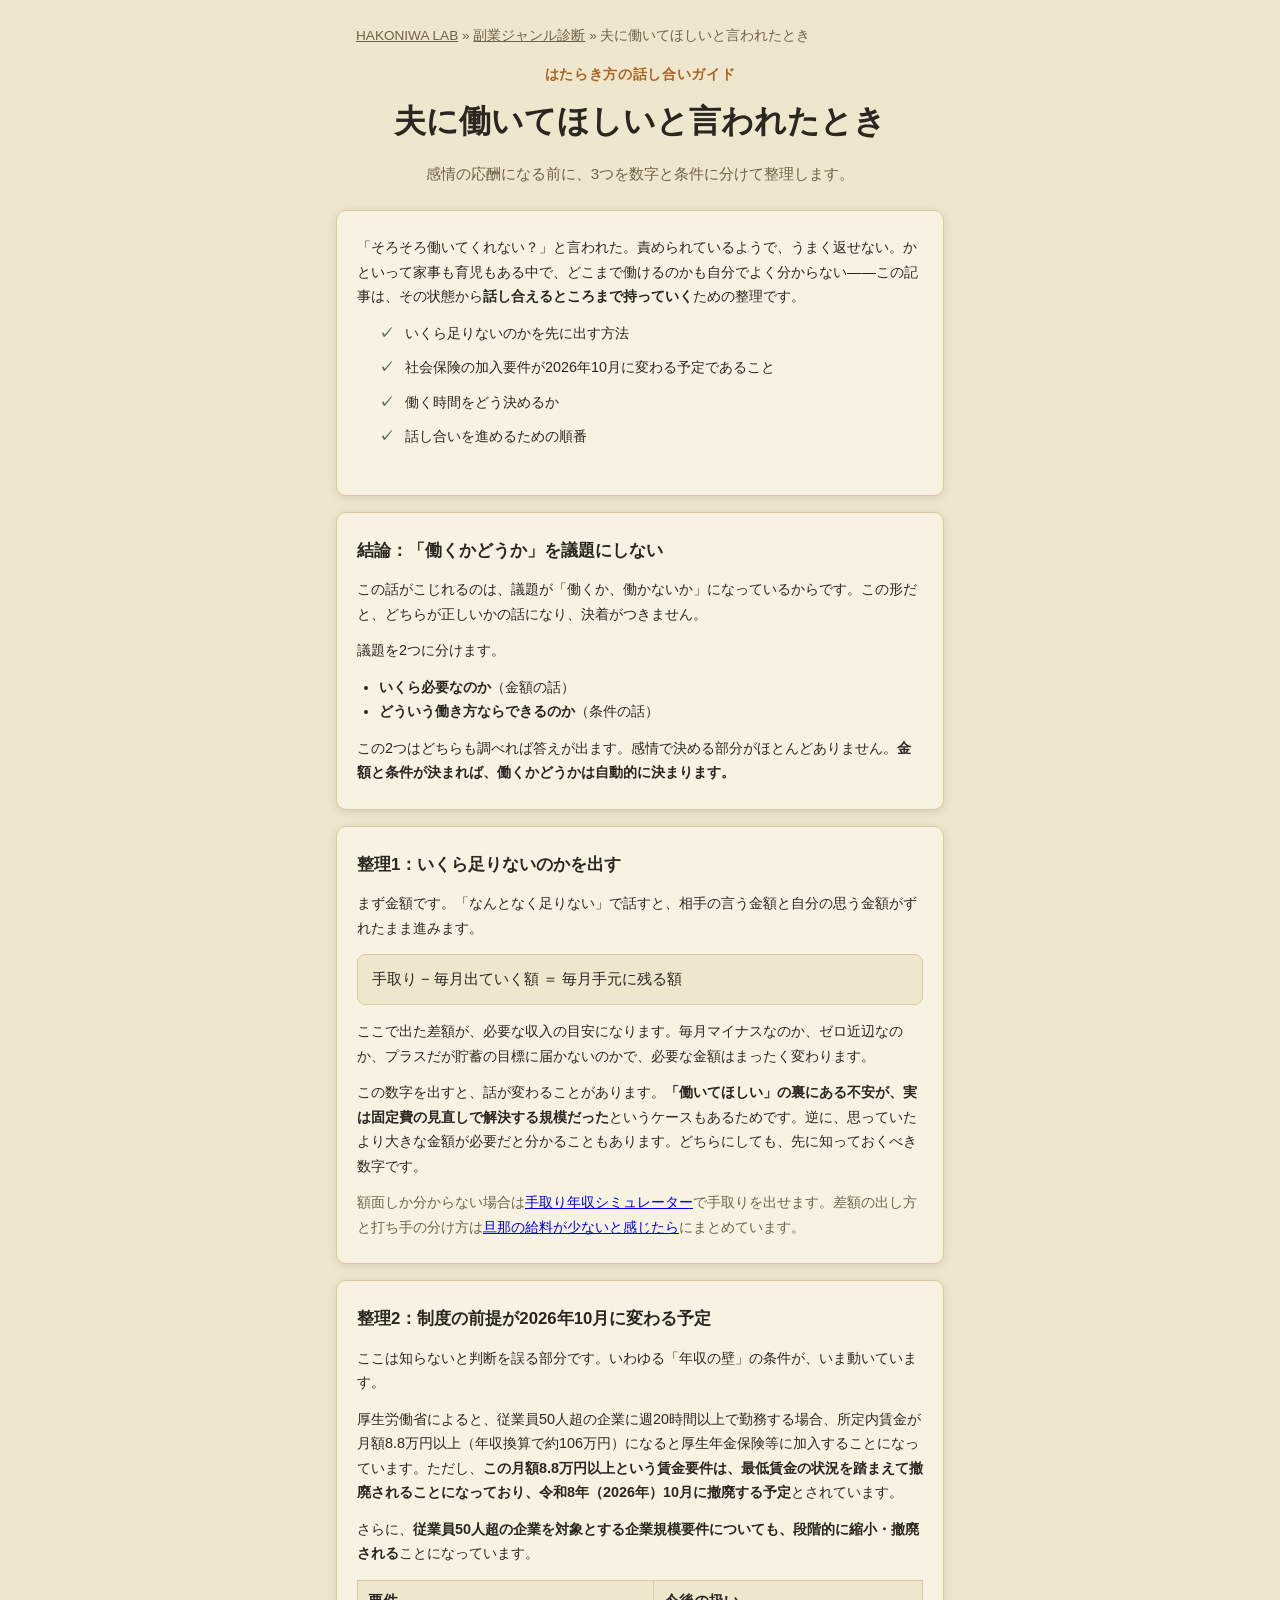
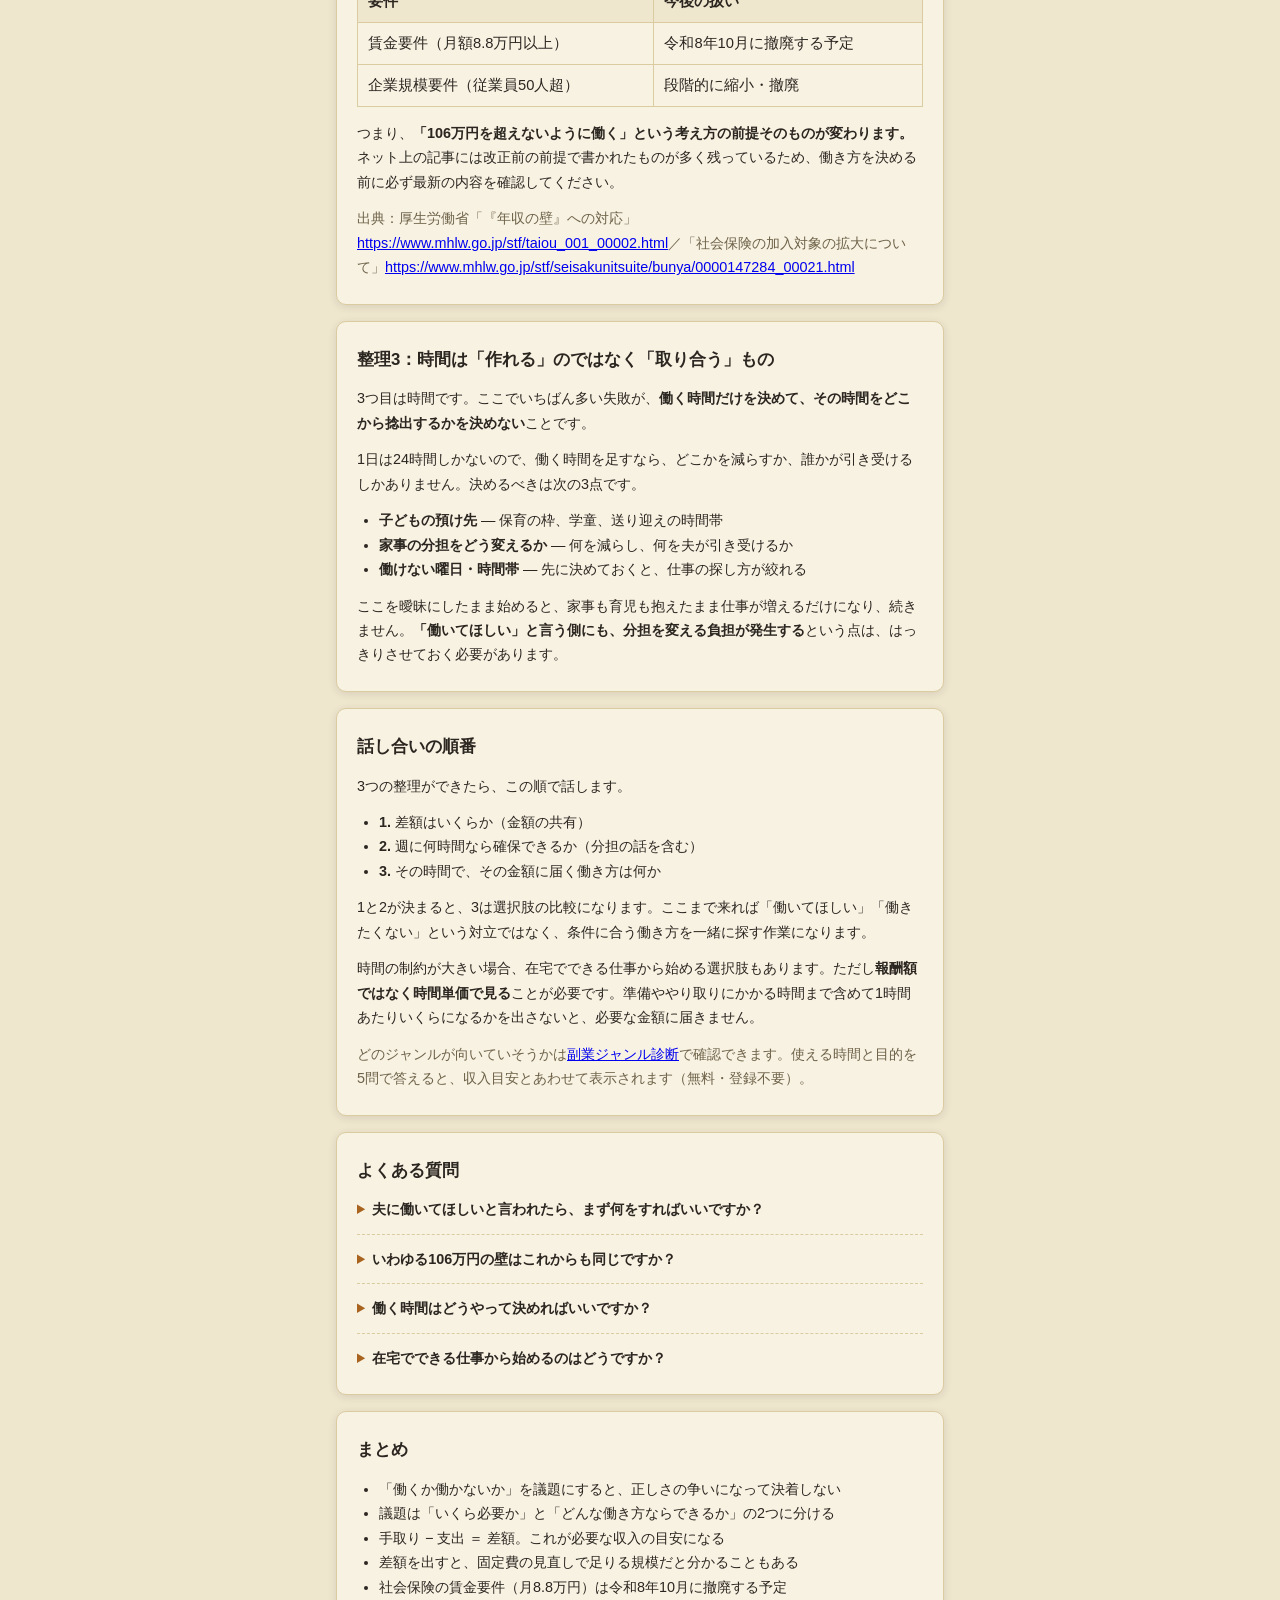
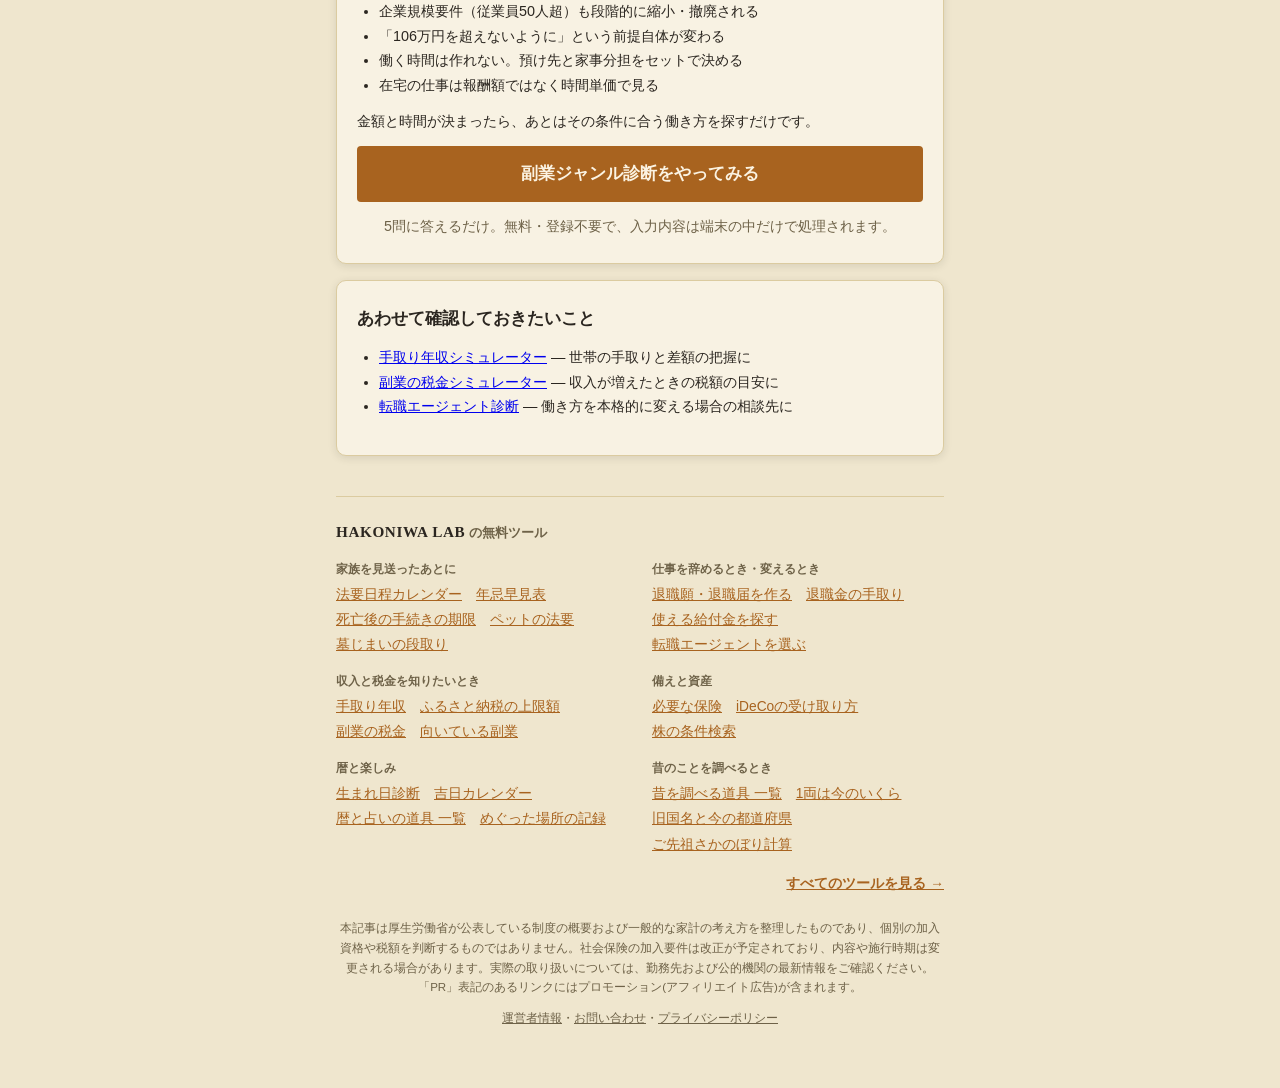
<file: guide/sengyoshufu-hataraite-hoshii/index.html>
<!DOCTYPE html>
<html lang="ja">
<head>
<meta charset="UTF-8">
<meta name="viewport" content="width=device-width, initial-scale=1.0">
<!-- Google tag (gtag.js) -->
<script async src="https://www.googletagmanager.com/gtag/js?id=G-WTBHV5QYG3"></script>
<script>
  window.dataLayer = window.dataLayer || [];
  function gtag(){dataLayer.push(arguments);}
  gtag('js', new Date());
  gtag('config', 'G-WTBHV5QYG3');
</script>
<title>専業主婦の私に夫が働いてほしいと言う…話し合う前に整理したい3つのこと</title>
<meta name="description" content="専業主婦に働いてほしいと夫に言われたとき、感情で話す前に整理したい3つのこと。不足額の出し方、社会保険の加入要件が2026年10月に変わる予定、時間の制約と家事分担の考え方をまとめました。">
<script async src="https://pagead2.googlesyndication.com/pagead/js/adsbygoogle.js?client=ca-pub-6465548593525933" crossorigin="anonymous"></script>
<link rel="canonical" href="https://hakoniwalab.com/sidejob-checker/guide/sengyoshufu-hataraite-hoshii/">
<link rel="stylesheet" href="../../css/style.css">
<script type="application/ld+json">{"@context":"https://schema.org","@type":"FAQPage","mainEntity":[{"@type":"Question","name":"夫に働いてほしいと言われたら、まず何をすればいいですか？","acceptedAnswer":{"@type":"Answer","text":"いくら足りないのかを先に出すことをおすすめします。手取りから毎月の支出を引いた差額が分かると、必要な収入の目安が決まります。金額が決まらないまま働くかどうかを話すと、感情の応酬になりやすく結論が出にくくなります。"}},{"@type":"Question","name":"いわゆる106万円の壁はこれからも同じですか？","acceptedAnswer":{"@type":"Answer","text":"変わる予定です。厚生労働省によると、所定内賃金が月額8.8万円以上とする賃金要件は、最低賃金の状況を踏まえて撤廃されることになっており、令和8年10月に撤廃する予定とされています。また従業員50人超の企業を対象とする企業規模要件も段階的に縮小・撤廃されることになっています。働き方を決める前に最新の内容をご確認ください。"}},{"@type":"Question","name":"働く時間はどうやって決めればいいですか？","acceptedAnswer":{"@type":"Answer","text":"必要な収入額と、確保できる時間の両方から決めます。子どもの預け先、送り迎えの時間、家事の分担をどう変えるかまで含めて考えないと、始めてから続けられなくなります。働く時間を作るのは働く側だけの課題ではないため、分担の話までを一緒に決めておくことが必要です。"}},{"@type":"Question","name":"在宅でできる仕事から始めるのはどうですか？","acceptedAnswer":{"@type":"Answer","text":"時間の制約が大きい場合は選択肢になります。ただし報酬額だけでなく、準備ややり取りにかかる時間を含めた時間単価で見ることが大切です。始めやすい仕事ほど単価が低い傾向があるため、必要な収入額に届くかを先に確認してください。"}}]}</script>
<style>
.guide-nav { max-width: 720px; margin: 0 auto 16px; padding: 0 20px; font-size: 0.85rem; color: var(--color-text-muted); }
.guide-nav a { color: var(--color-text-muted); }
.guide-lead { font-size: 0.95rem; }
.guide-table { width: 100%; border-collapse: collapse; margin: 14px 0; font-size: 0.92rem; }
.guide-table th, .guide-table td { border: 1px solid var(--color-border); padding: 8px 10px; text-align: left; vertical-align: top; }
.guide-table th { background: var(--color-bg); font-weight: 600; }
.guide-note { font-size: 0.85rem; color: var(--color-text-muted); }
.card--article h3 { font-size: 1rem; margin: 18px 0 6px; }
.guide-cta { text-align: center; }
.guide-cta .btn { display: inline-block; text-decoration: none; }
.guide-calc { background: var(--color-bg); border: 1px solid var(--color-border); border-radius: 8px; padding: 12px 14px; margin: 14px 0; font-size: 0.92rem; }
</style>
</head>
<body>
<div class="app">

  <nav class="guide-nav" aria-label="パンくずリスト">
    <a href="../../../">HAKONIWA LAB</a> &raquo;
    <a href="../../">副業ジャンル診断</a> &raquo;
    <span aria-current="page">夫に働いてほしいと言われたとき</span>
  </nav>

  <header class="app-header">
    <p class="app-header__eyebrow">はたらき方の話し合いガイド</p>
    <h1 class="app-header__title">夫に働いてほしいと<br class="sp-only">言われたとき</h1>
    <p class="app-header__lead">感情の応酬になる前に、3つを数字と条件に分けて整理します。</p>
  </header>

  <main class="main">

    <section class="article">

      <div class="card card--article">
        <p class="guide-lead">「そろそろ働いてくれない？」と言われた。責められているようで、うまく返せない。かといって家事も育児もある中で、どこまで働けるのかも自分でよく分からない——この記事は、その状態から<strong>話し合えるところまで持っていく</strong>ための整理です。</p>
        <ul class="intro-points">
          <li>いくら足りないのかを先に出す方法</li>
          <li>社会保険の加入要件が2026年10月に変わる予定であること</li>
          <li>働く時間をどう決めるか</li>
          <li>話し合いを進めるための順番</li>
        </ul>
      </div>

      <div class="card card--article">
        <h2>結論：「働くかどうか」を議題にしない</h2>
        <p>この話がこじれるのは、議題が「働くか、働かないか」になっているからです。この形だと、どちらが正しいかの話になり、決着がつきません。</p>
        <p>議題を2つに分けます。</p>
        <ul>
          <li><strong>いくら必要なのか</strong>（金額の話）</li>
          <li><strong>どういう働き方ならできるのか</strong>（条件の話）</li>
        </ul>
        <p>この2つはどちらも調べれば答えが出ます。感情で決める部分がほとんどありません。<strong>金額と条件が決まれば、働くかどうかは自動的に決まります。</strong></p>
      </div>

      <div class="card card--article">
        <h2>整理1：いくら足りないのかを出す</h2>
        <p>まず金額です。「なんとなく足りない」で話すと、相手の言う金額と自分の思う金額がずれたまま進みます。</p>
        <div class="guide-calc">
          手取り − 毎月出ていく額 ＝ 毎月手元に残る額
        </div>
        <p>ここで出た差額が、必要な収入の目安になります。毎月マイナスなのか、ゼロ近辺なのか、プラスだが貯蓄の目標に届かないのかで、必要な金額はまったく変わります。</p>
        <p>この数字を出すと、話が変わることがあります。<strong>「働いてほしい」の裏にある不安が、実は固定費の見直しで解決する規模だった</strong>というケースもあるためです。逆に、思っていたより大きな金額が必要だと分かることもあります。どちらにしても、先に知っておくべき数字です。</p>
        <p class="guide-note">額面しか分からない場合は<a href="../../../takehome-calculator/">手取り年収シミュレーター</a>で手取りを出せます。差額の出し方と打ち手の分け方は<a href="../../../takehome-calculator/guide/danna-kyuryo-sukunai/">旦那の給料が少ないと感じたら</a>にまとめています。</p>
      </div>

      <div class="card card--article">
        <h2>整理2：制度の前提が2026年10月に変わる予定</h2>
        <p>ここは知らないと判断を誤る部分です。いわゆる「年収の壁」の条件が、いま動いています。</p>
        <p>厚生労働省によると、従業員50人超の企業に週20時間以上で勤務する場合、所定内賃金が月額8.8万円以上（年収換算で約106万円）になると厚生年金保険等に加入することになっています。ただし、<strong>この月額8.8万円以上という賃金要件は、最低賃金の状況を踏まえて撤廃されることになっており、令和8年（2026年）10月に撤廃する予定</strong>とされています。</p>
        <p>さらに、<strong>従業員50人超の企業を対象とする企業規模要件についても、段階的に縮小・撤廃される</strong>ことになっています。</p>
        <table class="guide-table">
          <thead>
            <tr><th>要件</th><th>今後の扱い</th></tr>
          </thead>
          <tbody>
            <tr><td>賃金要件（月額8.8万円以上）</td><td>令和8年10月に撤廃する予定</td></tr>
            <tr><td>企業規模要件（従業員50人超）</td><td>段階的に縮小・撤廃</td></tr>
          </tbody>
        </table>
        <p>つまり、<strong>「106万円を超えないように働く」という考え方の前提そのものが変わります。</strong>ネット上の記事には改正前の前提で書かれたものが多く残っているため、働き方を決める前に必ず最新の内容を確認してください。</p>
        <p class="guide-note">出典：厚生労働省「『年収の壁』への対応」<a href="https://www.mhlw.go.jp/stf/taiou_001_00002.html" target="_blank" rel="noopener">https://www.mhlw.go.jp/stf/taiou_001_00002.html</a>／「社会保険の加入対象の拡大について」<a href="https://www.mhlw.go.jp/stf/seisakunitsuite/bunya/0000147284_00021.html" target="_blank" rel="noopener">https://www.mhlw.go.jp/stf/seisakunitsuite/bunya/0000147284_00021.html</a></p>
      </div>

      <div class="card card--article">
        <h2>整理3：時間は「作れる」のではなく「取り合う」もの</h2>
        <p>3つ目は時間です。ここでいちばん多い失敗が、<strong>働く時間だけを決めて、その時間をどこから捻出するかを決めない</strong>ことです。</p>
        <p>1日は24時間しかないので、働く時間を足すなら、どこかを減らすか、誰かが引き受けるしかありません。決めるべきは次の3点です。</p>
        <ul>
          <li><strong>子どもの預け先</strong> — 保育の枠、学童、送り迎えの時間帯</li>
          <li><strong>家事の分担をどう変えるか</strong> — 何を減らし、何を夫が引き受けるか</li>
          <li><strong>働けない曜日・時間帯</strong> — 先に決めておくと、仕事の探し方が絞れる</li>
        </ul>
        <p>ここを曖昧にしたまま始めると、家事も育児も抱えたまま仕事が増えるだけになり、続きません。<strong>「働いてほしい」と言う側にも、分担を変える負担が発生する</strong>という点は、はっきりさせておく必要があります。</p>
      </div>

      <div class="card card--article">
        <h2>話し合いの順番</h2>
        <p>3つの整理ができたら、この順で話します。</p>
        <ul>
          <li><strong>1.</strong> 差額はいくらか（金額の共有）</li>
          <li><strong>2.</strong> 週に何時間なら確保できるか（分担の話を含む）</li>
          <li><strong>3.</strong> その時間で、その金額に届く働き方は何か</li>
        </ul>
        <p>1と2が決まると、3は選択肢の比較になります。ここまで来れば「働いてほしい」「働きたくない」という対立ではなく、条件に合う働き方を一緒に探す作業になります。</p>
        <p>時間の制約が大きい場合、在宅でできる仕事から始める選択肢もあります。ただし<strong>報酬額ではなく時間単価で見る</strong>ことが必要です。準備ややり取りにかかる時間まで含めて1時間あたりいくらになるかを出さないと、必要な金額に届きません。</p>
        <p class="guide-note">どのジャンルが向いていそうかは<a href="../../">副業ジャンル診断</a>で確認できます。使える時間と目的を5問で答えると、収入目安とあわせて表示されます（無料・登録不要）。</p>
      </div>

      <div class="card card--article">
        <h2>よくある質問</h2>
        <details class="faq-item">
          <summary>夫に働いてほしいと言われたら、まず何をすればいいですか？</summary>
          <p>いくら足りないのかを先に出すことをおすすめします。手取りから毎月の支出を引いた差額が分かると、必要な収入の目安が決まります。金額が決まらないまま働くかどうかを話すと、感情の応酬になりやすく結論が出にくくなります。</p>
        </details>
        <details class="faq-item">
          <summary>いわゆる106万円の壁はこれからも同じですか？</summary>
          <p>変わる予定です。厚生労働省によると、所定内賃金が月額8.8万円以上とする賃金要件は、最低賃金の状況を踏まえて撤廃されることになっており、令和8年10月に撤廃する予定とされています。また従業員50人超の企業を対象とする企業規模要件も段階的に縮小・撤廃されることになっています。働き方を決める前に最新の内容をご確認ください。</p>
        </details>
        <details class="faq-item">
          <summary>働く時間はどうやって決めればいいですか？</summary>
          <p>必要な収入額と、確保できる時間の両方から決めます。子どもの預け先、送り迎えの時間、家事の分担をどう変えるかまで含めて考えないと、始めてから続けられなくなります。働く時間を作るのは働く側だけの課題ではないため、分担の話までを一緒に決めておくことが必要です。</p>
        </details>
        <details class="faq-item">
          <summary>在宅でできる仕事から始めるのはどうですか？</summary>
          <p>時間の制約が大きい場合は選択肢になります。ただし報酬額だけでなく、準備ややり取りにかかる時間を含めた時間単価で見ることが大切です。始めやすい仕事ほど単価が低い傾向があるため、必要な収入額に届くかを先に確認してください。</p>
        </details>
      </div>

      <div class="card card--article">
        <h2>まとめ</h2>
        <ul>
          <li>「働くか働かないか」を議題にすると、正しさの争いになって決着しない</li>
          <li>議題は「いくら必要か」と「どんな働き方ならできるか」の2つに分ける</li>
          <li>手取り − 支出 ＝ 差額。これが必要な収入の目安になる</li>
          <li>差額を出すと、固定費の見直しで足りる規模だと分かることもある</li>
          <li>社会保険の賃金要件（月8.8万円）は令和8年10月に撤廃する予定</li>
          <li>企業規模要件（従業員50人超）も段階的に縮小・撤廃される</li>
          <li>「106万円を超えないように」という前提自体が変わる</li>
          <li>働く時間は作れない。預け先と家事分担をセットで決める</li>
          <li>在宅の仕事は報酬額ではなく時間単価で見る</li>
        </ul>
        <p>金額と時間が決まったら、あとはその条件に合う働き方を探すだけです。</p>
        <p class="guide-cta"><a class="btn btn--primary btn--large" href="../../">副業ジャンル診断をやってみる</a></p>
        <p class="guide-note" style="text-align:center;">5問に答えるだけ。無料・登録不要で、入力内容は端末の中だけで処理されます。</p>
      </div>

      <div class="card card--article">
        <h2>あわせて確認しておきたいこと</h2>
        <ul>
          <li><a href="../../../takehome-calculator/">手取り年収シミュレーター</a> — 世帯の手取りと差額の把握に</li>
          <li><a href="../../../sidejob-tax-simulator/">副業の税金シミュレーター</a> — 収入が増えたときの税額の目安に</li>
          <li><a href="../../../career-checker/">転職エージェント診断</a> — 働き方を本格的に変える場合の相談先に</li>
        </ul>
      </div>

    </section>

  </main>

  <!-- site-nav:start -->
  <style>
  .site-nav { margin: 40px 0 0; padding: 22px 0 0; border-top: 1px solid var(--color-border, var(--line, #dbcba0)); color: var(--color-text, var(--ink, #2b2620)); text-align: left; }
  .site-nav__title { margin: 0 0 14px; font-size: 0.82rem; font-weight: 700; color: var(--color-text-muted, var(--muted, #6e6248)); }
  .site-nav__title a { font-family: Georgia, "Times New Roman", serif; font-size: 0.95rem; letter-spacing: 0.04em; color: var(--color-text, var(--ink, #2b2620)); text-decoration: none; }
  .site-nav__groups { display: grid; gap: 14px 24px; }
  @media (min-width: 560px) { .site-nav__groups { grid-template-columns: 1fr 1fr; } }
  .site-nav__label { margin: 0 0 4px; font-size: 0.74rem; font-weight: 700; color: var(--color-text-muted, var(--muted, #6e6248)); }
  .site-nav__links { display: flex; flex-wrap: wrap; gap: 2px 14px; margin: 0; padding: 0; list-style: none; font-size: 0.86rem; line-height: 1.7; }
  .site-nav__links li { margin: 0; padding: 0; }
  .site-nav__links li::before { content: none; }
  .site-nav__links a { color: var(--color-primary, var(--navy, #a8631f)); }
  .site-nav__all { margin: 16px 0 0; font-size: 0.86rem; text-align: right; }
  .site-nav__all a { color: var(--color-primary, var(--navy, #a8631f)); font-weight: 700; }
  .app-footer a { color: var(--color-text-muted, var(--muted, #6e6248)); }
  </style>
  <nav class="site-nav" aria-label="HAKONIWA LABのツール">
    <p class="site-nav__title"><a href="../../../">HAKONIWA LAB</a> の無料ツール</p>
    <div class="site-nav__groups">
      <div>
        <p class="site-nav__label">家族を見送ったあとに</p>
        <ul class="site-nav__links">
          <li><a href="../../../houyou-calendar/">法要日程カレンダー</a></li>
          <li><a href="../../../houyou-calendar/hayami/">年忌早見表</a></li>
          <li><a href="../../../houyou-calendar/tetsuzuki/">死亡後の手続きの期限</a></li>
          <li><a href="../../../houyou-calendar/pet/">ペットの法要</a></li>
          <li><a href="../../../houyou-calendar/hakajimai/">墓じまいの段取り</a></li>
        </ul>
      </div>
      <div>
        <p class="site-nav__label">仕事を辞めるとき・変えるとき</p>
        <ul class="site-nav__links">
          <li><a href="../../../resignation-letter-generator/">退職願・退職届を作る</a></li>
          <li><a href="../../../retirement-simulator/">退職金の手取り</a></li>
          <li><a href="../../../subsidy-checker/">使える給付金を探す</a></li>
          <li><a href="../../../career-checker/">転職エージェントを選ぶ</a></li>
        </ul>
      </div>
      <div>
        <p class="site-nav__label">収入と税金を知りたいとき</p>
        <ul class="site-nav__links">
          <li><a href="../../../takehome-calculator/">手取り年収</a></li>
          <li><a href="../../../furusato-simulator/">ふるさと納税の上限額</a></li>
          <li><a href="../../../sidejob-tax-simulator/">副業の税金</a></li>
          <li><a href="../../../sidejob-checker/">向いている副業</a></li>
        </ul>
      </div>
      <div>
        <p class="site-nav__label">備えと資産</p>
        <ul class="site-nav__links">
          <li><a href="../../../insurance-checker/">必要な保険</a></li>
          <li><a href="../../../retirement-simulator/ideco/">iDeCoの受け取り方</a></li>
          <li><a href="../../../stock-screener/">株の条件検索</a></li>
        </ul>
      </div>
      <div>
        <p class="site-nav__label">暦と楽しみ</p>
        <ul class="site-nav__links">
          <li><a href="../../../birthday-fortune/">生まれ日診断</a></li>
          <li><a href="../../../birthday-fortune/calendar/">吉日カレンダー</a></li>
          <li><a href="../../../birthday-fortune/tools/">暦と占いの道具 一覧</a></li>
          <li><a href="../../../meguri-log/">めぐった場所の記録</a></li>
        </ul>
      </div>
      <div>
        <p class="site-nav__label">昔のことを調べるとき</p>
        <ul class="site-nav__links">
          <li><a href="../../../mukashi/">昔を調べる道具 一覧</a></li>
          <li><a href="../../../mukashi/ryou/">1両は今のいくら</a></li>
          <li><a href="../../../mukashi/kokumei/">旧国名と今の都道府県</a></li>
          <li><a href="../../../mukashi/senzo/">ご先祖さかのぼり計算</a></li>
        </ul>
      </div>
    </div>
    <p class="site-nav__all"><a href="../../../">すべてのツールを見る →</a></p>
  </nav>
  <!-- site-nav:end -->

  <footer class="app-footer">
    <p>本記事は厚生労働省が公表している制度の概要および一般的な家計の考え方を整理したものであり、個別の加入資格や税額を判断するものではありません。社会保険の加入要件は改正が予定されており、内容や施行時期は変更される場合があります。実際の取り扱いについては、勤務先および公的機関の最新情報をご確認ください。「PR」表記のあるリンクにはプロモーション(アフィリエイト広告)が含まれます。</p>
    <p><a href="../../../about.html">運営者情報</a>・<a href="../../../contact.html">お問い合わせ</a>・<a href="../../../privacy.html">プライバシーポリシー</a></p>
  </footer>

</div>
</body>
</html>
</file>
<file: css/style.css>
:root {
  --color-bg: #efe6ce;
  --color-surface: #f8f2e3;
  --color-border: #dbcba0;
  --color-text: #2b2620;
  --color-text-muted: #6e6248;
  --color-primary: #a8631f;
  --color-primary-hover: #8b5119;
  --color-primary-contrast: #fbf3e2;
  --color-accent: #55704a;
  --color-badge-bg: #e4d6ae;
  --color-badge-text: #6e4a1e;
  --color-warn-bg: #efd3c0;
  --color-warn-text: #8a4322;
  --radius-sm: 4px;
  --radius-md: 6px;
  --radius-lg: 10px;
  --shadow-card: 0 2px 8px rgba(43, 38, 32, 0.12);
  --max-width: 640px;
}

@media (prefers-color-scheme: dark) {
  :root {
    --color-bg: #211f1a;
    --color-surface: #2c2a22;
    --color-border: #423e30;
    --color-text: #f1e9d8;
    --color-text-muted: #b3a585;
    --color-primary: #e3a23b;
    --color-primary-hover: #edb259;
    --color-primary-contrast: #241c0d;
    --color-accent: #8fae7d;
    --color-badge-bg: #3a3626;
    --color-badge-text: #e3a23b;
    --color-warn-bg: #3d2a1d;
    --color-warn-text: #e0a876;
    --shadow-card: 0 2px 14px rgba(0, 0, 0, 0.5);
  }
}

* { box-sizing: border-box; }

[hidden] { display: none !important; }

html, body {
  margin: 0;
  padding: 0;
  background: var(--color-bg);
  color: var(--color-text);
  font-family: "Hiragino Sans", "Hiragino Kaku Gothic ProN", Meiryo, "Yu Gothic", sans-serif;
  line-height: 1.7;
  -webkit-text-size-adjust: 100%;
}

.app {
  max-width: var(--max-width);
  margin: 0 auto;
  padding: 24px 16px 48px;
}

.app-header {
  text-align: center;
  margin-bottom: 24px;
}

.app-header__eyebrow {
  color: var(--color-primary);
  font-weight: 700;
  font-size: 0.85rem;
  letter-spacing: 0.05em;
  margin: 0 0 8px;
}

.app-header__title {
  font-size: 1.6rem;
  font-weight: 800;
  margin: 0 0 12px;
}

.app-header__lead {
  color: var(--color-text-muted);
  font-size: 0.95rem;
  margin: 0;
}

.main { display: block; }

.card {
  background: var(--color-surface);
  border: 1px solid var(--color-border);
  border-radius: var(--radius-lg);
  box-shadow: var(--shadow-card);
  padding: 24px 20px;
  margin-bottom: 16px;
}

.card--intro { text-align: center; }

.intro-points {
  list-style: none;
  padding: 0;
  margin: 0 0 20px;
  text-align: left;
  display: inline-block;
}

.intro-points li {
  position: relative;
  padding-left: 26px;
  margin-bottom: 10px;
  color: var(--color-text);
}

.intro-points li::before {
  content: "✓";
  position: absolute;
  left: 0;
  color: var(--color-accent);
  font-weight: 700;
}

.intro-disclaimer {
  font-size: 0.78rem;
  color: var(--color-text-muted);
  margin: 16px 0 0;
}

.btn {
  display: inline-block;
  border: none;
  border-radius: var(--radius-sm);
  font-size: 0.95rem;
  font-weight: 700;
  padding: 12px 20px;
  cursor: pointer;
  text-align: center;
  transition: background-color 0.15s ease, opacity 0.15s ease;
}

.btn--primary {
  background: var(--color-primary);
  color: var(--color-primary-contrast);
}
.btn--primary:hover { background: var(--color-primary-hover); }
.btn--primary:disabled { opacity: 0.5; cursor: not-allowed; }

.btn--ghost {
  background: transparent;
  color: var(--color-text-muted);
  border: 1px solid var(--color-border);
}
.btn--ghost:hover { color: var(--color-text); border-color: var(--color-text-muted); }

.btn--large { width: 100%; padding: 14px 20px; font-size: 1.05rem; }
.btn--skip { margin-left: auto; }

.progress {
  height: 6px;
  background: var(--color-border);
  border-radius: 999px;
  overflow: hidden;
  margin-bottom: 8px;
}

.progress__bar {
  height: 100%;
  width: 0%;
  background: var(--color-primary);
  transition: width 0.25s ease;
}

.progress__label {
  font-size: 0.78rem;
  color: var(--color-text-muted);
  margin: 0 0 16px;
  text-align: right;
}

.card--quiz { min-height: 220px; }

.quiz-question {
  font-size: 1.1rem;
  font-weight: 700;
  margin: 0 0 6px;
}

.quiz-question__note {
  font-size: 0.82rem;
  color: var(--color-text-muted);
  margin: 0 0 18px;
}

.quiz-options {
  display: grid;
  gap: 10px;
}

.quiz-option {
  display: block;
  width: 100%;
  text-align: left;
  padding: 14px 16px;
  background: var(--color-bg);
  border: 1.5px solid var(--color-border);
  border-radius: var(--radius-sm);
  color: var(--color-text);
  font-size: 0.95rem;
  cursor: pointer;
  transition: border-color 0.15s ease, background-color 0.15s ease;
}

.quiz-option:hover {
  border-color: var(--color-primary);
}

.quiz-option.is-selected {
  border-color: var(--color-primary);
  background: var(--color-badge-bg);
  font-weight: 700;
}

.quiz-select {
  width: 100%;
  padding: 12px 14px;
  border: 1.5px solid var(--color-border);
  border-radius: var(--radius-sm);
  background: var(--color-bg);
  color: var(--color-text);
  font-size: 0.95rem;
}

.quiz-nav {
  display: flex;
  align-items: center;
  gap: 10px;
}

.result-summary {
  text-align: center;
  margin-bottom: 20px;
}

.result-summary__count {
  font-size: 1.3rem;
  font-weight: 800;
  margin: 0 0 4px;
}

.result-summary__note {
  font-size: 0.82rem;
  color: var(--color-text-muted);
  margin: 0;
}

.result-list {
  display: grid;
  gap: 14px;
  margin-bottom: 20px;
}

.result-card {
  background: var(--color-surface);
  border: 1px solid var(--color-border);
  border-radius: var(--radius-md);
  box-shadow: var(--shadow-card);
  padding: 18px 18px 16px;
}

.result-card__badges {
  display: flex;
  flex-wrap: wrap;
  gap: 6px;
  margin-bottom: 10px;
}

.badge {
  display: inline-block;
  font-size: 0.72rem;
  font-weight: 700;
  padding: 3px 10px;
  border-radius: 999px;
  background: var(--color-badge-bg);
  color: var(--color-badge-text);
}

.badge--accent {
  background: var(--color-primary);
  color: var(--color-primary-contrast);
}

.badge--warn {
  background: var(--color-warn-bg);
  color: var(--color-warn-text);
}

.result-card__name {
  font-size: 1.05rem;
  font-weight: 800;
  margin: 0 0 6px;
}

.result-card__benefit {
  color: var(--color-accent);
  font-weight: 700;
  margin: 0 0 4px;
}

.result-card__org {
  font-size: 0.8rem;
  color: var(--color-text-muted);
  margin: 0 0 12px;
}

.result-card__summary {
  font-size: 0.88rem;
  margin: 0 0 10px;
}

.result-card__conditions {
  font-size: 0.82rem;
  color: var(--color-text-muted);
  margin: 0 0 14px;
}

.result-card__actions {
  display: flex;
  flex-wrap: wrap;
  gap: 8px;
}

.result-card__link {
  display: inline-block;
  font-size: 0.85rem;
  font-weight: 700;
  color: var(--color-primary);
  text-decoration: none;
  padding: 8px 14px;
  border: 1.5px solid var(--color-primary);
  border-radius: var(--radius-sm);
}

.result-card__link:hover { background: var(--color-badge-bg); }

.result-card__link--offer {
  color: var(--color-accent);
  border-color: var(--color-accent);
  display: inline-flex;
  align-items: center;
  gap: 6px;
}

.badge--pr {
  background: var(--color-accent);
  color: var(--color-primary-contrast);
  font-size: 0.62rem;
  padding: 2px 6px;
}

.result-empty {
  text-align: center;
  color: var(--color-text-muted);
  padding: 24px 12px;
}

.ad-slot {
  min-height: 90px;
  border: 1px dashed var(--color-border);
  border-radius: var(--radius-sm);
  display: flex;
  align-items: center;
  justify-content: center;
  color: var(--color-text-muted);
  font-size: 0.75rem;
  margin-bottom: 20px;
}

.card--lead { text-align: center; }
.card__title { font-size: 1rem; margin: 0 0 8px; }

.lead-form {
  display: flex;
  gap: 8px;
  margin-top: 14px;
}

.lead-form__input {
  flex: 1;
  padding: 10px 12px;
  border: 1.5px solid var(--color-border);
  border-radius: var(--radius-sm);
  background: var(--color-bg);
  color: var(--color-text);
}

.app-footer {
  margin-top: 24px;
  text-align: center;
  font-size: 0.72rem;
  color: var(--color-text-muted);
}

.sp-only { display: inline; }

@media (min-width: 640px) {
  .app-header__title { font-size: 2rem; }
  .sp-only { display: none; }
}

.result-card__platforms {
  font-size: 0.8rem;
  color: var(--color-text-muted);
  margin: 0 0 14px;
}

.cross-link-banner {
  display: block;
  margin-top: 12px;
  padding: 10px 14px;
  background: var(--color-badge-bg);
  border-radius: var(--radius-sm);
  font-size: 0.82rem;
  color: var(--color-badge-text);
  text-decoration: none;
  font-weight: 700;
}

.cross-link-banner:hover { opacity: 0.85; }

/* --- 解説記事セクション --- */

.card--article h2 {
  font-size: 1.05rem;
  margin: 0 0 12px;
}
.card--article p {
  font-size: 0.9rem;
  margin: 0 0 12px;
}
.card--article p:last-child { margin-bottom: 0; }
.card--article ul {
  font-size: 0.9rem;
  margin: 0 0 12px;
  padding-left: 22px;
}

.faq-item {
  border-bottom: 1px dashed var(--color-border);
  padding: 12px 0;
}
.faq-item:first-of-type { padding-top: 0; }
.faq-item:last-child { border-bottom: none; padding-bottom: 0; }
.faq-item summary {
  cursor: pointer;
  font-weight: 700;
  font-size: 0.9rem;
  list-style: revert;
}
.faq-item summary::marker { color: var(--color-primary); }
.faq-item p {
  margin: 8px 0 0;
  font-size: 0.85rem;
  color: var(--color-text-muted);
}

/* --- 関連する本カード --- */
.card--books .books__lead {
  font-size: 0.9rem;
  color: var(--color-text-muted);
  margin: 0 0 12px;
}
.books__list { list-style: none; margin: 0; padding: 0; display: grid; gap: 10px; }
.books__item a {
  display: block;
  padding: 12px 14px;
  border: 1px solid var(--color-border);
  border-radius: 8px;
  background: var(--color-bg);
  color: inherit;
  text-decoration: none;
}
.books__item a:hover,
.books__item a:focus-visible { border-color: var(--color-primary); }
.books__title { display: block; font-weight: 600; font-size: 0.95rem; line-height: 1.5; }
.books__note { display: block; font-size: 0.8rem; color: var(--color-text-muted); margin-top: 4px; }
.books__ku { font-size: 0.8rem; color: var(--color-text-muted); margin: 10px 0 0; }

/* 広告のあるページの冒頭に出す PR 表記(A8 はファーストビューでの広告表示を求めている。birthday-fortune・houyou-calendar と同じ形) */
.pr-note { font-size: 0.75rem; color: var(--color-text-muted); margin: -8px 0 14px; }
.app-header + .pr-note { text-align: center; }

/* 出典などの長いURLがスマホで横にはみ出さないように折り返す(class の無い文字のリンクだけ。広告ボタンには効かせない) */
.card--article a:not([class]) { overflow-wrap: anywhere; }
</file>
